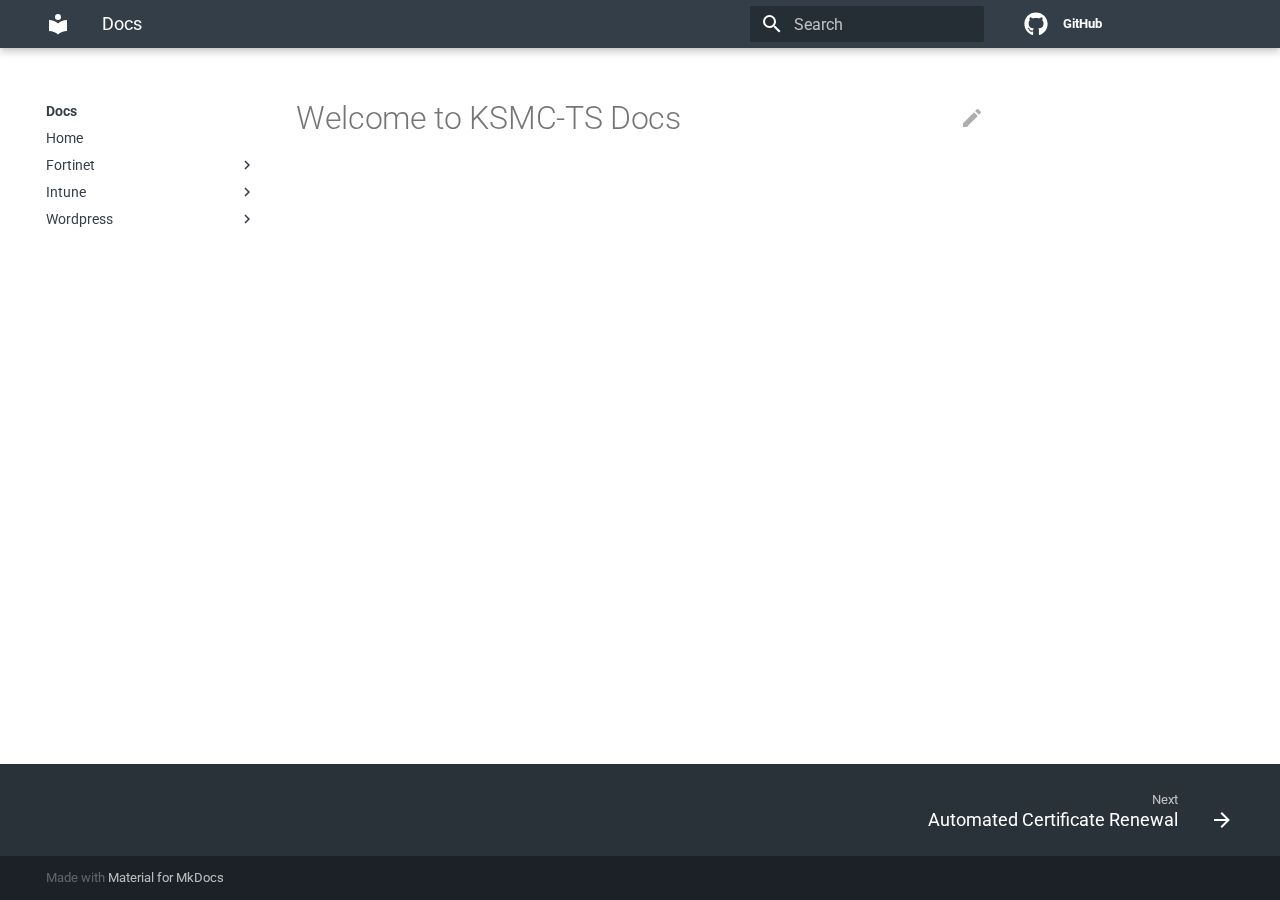
<file: index.html>
<!doctype html>
<html lang="en" class="no-js">
  <head>
    
      <meta charset="utf-8">
      <meta name="viewport" content="width=device-width,initial-scale=1">
      
      
      
      <link rel="shortcut icon" href="assets/images/favicon.png">
      <meta name="generator" content="mkdocs-1.1.2, mkdocs-material-5.5.12">
    
    
      
        <title>Home - Docs</title>
      
    
    
      <link rel="stylesheet" href="assets/stylesheets/main.4dd2dd8d.min.css">
      
      
    
    
    
      
        <link href="https://fonts.gstatic.com" rel="preconnect" crossorigin>
        <link rel="stylesheet" href="https://fonts.googleapis.com/css?family=Roboto:300,400,400i,700%7CRoboto+Mono&display=fallback">
        <style>body,input{font-family:"Roboto",-apple-system,BlinkMacSystemFont,Helvetica,Arial,sans-serif}code,kbd,pre{font-family:"Roboto Mono",SFMono-Regular,Consolas,Menlo,monospace}</style>
      
    
    
    
      <link rel="stylesheet" href="stylesheets/extra.css">
    
    
      
    
    
  </head>
  
  
    <body dir="ltr">
  
    
    <input class="md-toggle" data-md-toggle="drawer" type="checkbox" id="__drawer" autocomplete="off">
    <input class="md-toggle" data-md-toggle="search" type="checkbox" id="__search" autocomplete="off">
    <label class="md-overlay" for="__drawer"></label>
    <div data-md-component="skip">
      
        
        <a href="#welcome-to-ksmc-ts-docs" class="md-skip">
          Skip to content
        </a>
      
    </div>
    <div data-md-component="announce">
      
    </div>
    
      <header class="md-header" data-md-component="header">
  <nav class="md-header-nav md-grid" aria-label="Header">
    <a href="." title="Docs" class="md-header-nav__button md-logo" aria-label="Docs">
      
  
  <svg xmlns="http://www.w3.org/2000/svg" viewBox="0 0 24 24"><path d="M12 8a3 3 0 003-3 3 3 0 00-3-3 3 3 0 00-3 3 3 3 0 003 3m0 3.54C9.64 9.35 6.5 8 3 8v11c3.5 0 6.64 1.35 9 3.54 2.36-2.19 5.5-3.54 9-3.54V8c-3.5 0-6.64 1.35-9 3.54z"/></svg>

    </a>
    <label class="md-header-nav__button md-icon" for="__drawer">
      <svg xmlns="http://www.w3.org/2000/svg" viewBox="0 0 24 24"><path d="M3 6h18v2H3V6m0 5h18v2H3v-2m0 5h18v2H3v-2z"/></svg>
    </label>
    <div class="md-header-nav__title" data-md-component="header-title">
      
        <div class="md-header-nav__ellipsis">
          <span class="md-header-nav__topic md-ellipsis">
            Docs
          </span>
          <span class="md-header-nav__topic md-ellipsis">
            
              Home
            
          </span>
        </div>
      
    </div>
    
      <label class="md-header-nav__button md-icon" for="__search">
        <svg xmlns="http://www.w3.org/2000/svg" viewBox="0 0 24 24"><path d="M9.5 3A6.5 6.5 0 0116 9.5c0 1.61-.59 3.09-1.56 4.23l.27.27h.79l5 5-1.5 1.5-5-5v-.79l-.27-.27A6.516 6.516 0 019.5 16 6.5 6.5 0 013 9.5 6.5 6.5 0 019.5 3m0 2C7 5 5 7 5 9.5S7 14 9.5 14 14 12 14 9.5 12 5 9.5 5z"/></svg>
      </label>
      
<div class="md-search" data-md-component="search" role="dialog">
  <label class="md-search__overlay" for="__search"></label>
  <div class="md-search__inner" role="search">
    <form class="md-search__form" name="search">
      <input type="text" class="md-search__input" name="query" aria-label="Search" placeholder="Search" autocapitalize="off" autocorrect="off" autocomplete="off" spellcheck="false" data-md-component="search-query" data-md-state="active">
      <label class="md-search__icon md-icon" for="__search">
        <svg xmlns="http://www.w3.org/2000/svg" viewBox="0 0 24 24"><path d="M9.5 3A6.5 6.5 0 0116 9.5c0 1.61-.59 3.09-1.56 4.23l.27.27h.79l5 5-1.5 1.5-5-5v-.79l-.27-.27A6.516 6.516 0 019.5 16 6.5 6.5 0 013 9.5 6.5 6.5 0 019.5 3m0 2C7 5 5 7 5 9.5S7 14 9.5 14 14 12 14 9.5 12 5 9.5 5z"/></svg>
        <svg xmlns="http://www.w3.org/2000/svg" viewBox="0 0 24 24"><path d="M20 11v2H8l5.5 5.5-1.42 1.42L4.16 12l7.92-7.92L13.5 5.5 8 11h12z"/></svg>
      </label>
      <button type="reset" class="md-search__icon md-icon" aria-label="Clear" data-md-component="search-reset" tabindex="-1">
        <svg xmlns="http://www.w3.org/2000/svg" viewBox="0 0 24 24"><path d="M19 6.41L17.59 5 12 10.59 6.41 5 5 6.41 10.59 12 5 17.59 6.41 19 12 13.41 17.59 19 19 17.59 13.41 12 19 6.41z"/></svg>
      </button>
    </form>
    <div class="md-search__output">
      <div class="md-search__scrollwrap" data-md-scrollfix>
        <div class="md-search-result" data-md-component="search-result">
          <div class="md-search-result__meta">
            Initializing search
          </div>
          <ol class="md-search-result__list"></ol>
        </div>
      </div>
    </div>
  </div>
</div>
    
    
      <div class="md-header-nav__source">
        
<a href="https://github.com/KSMC-TS/docs/" title="Go to repository" class="md-source">
  <div class="md-source__icon md-icon">
    
    <svg xmlns="http://www.w3.org/2000/svg" viewBox="0 0 496 512"><path d="M165.9 397.4c0 2-2.3 3.6-5.2 3.6-3.3.3-5.6-1.3-5.6-3.6 0-2 2.3-3.6 5.2-3.6 3-.3 5.6 1.3 5.6 3.6zm-31.1-4.5c-.7 2 1.3 4.3 4.3 4.9 2.6 1 5.6 0 6.2-2s-1.3-4.3-4.3-5.2c-2.6-.7-5.5.3-6.2 2.3zm44.2-1.7c-2.9.7-4.9 2.6-4.6 4.9.3 2 2.9 3.3 5.9 2.6 2.9-.7 4.9-2.6 4.6-4.6-.3-1.9-3-3.2-5.9-2.9zM244.8 8C106.1 8 0 113.3 0 252c0 110.9 69.8 205.8 169.5 239.2 12.8 2.3 17.3-5.6 17.3-12.1 0-6.2-.3-40.4-.3-61.4 0 0-70 15-84.7-29.8 0 0-11.4-29.1-27.8-36.6 0 0-22.9-15.7 1.6-15.4 0 0 24.9 2 38.6 25.8 21.9 38.6 58.6 27.5 72.9 20.9 2.3-16 8.8-27.1 16-33.7-55.9-6.2-112.3-14.3-112.3-110.5 0-27.5 7.6-41.3 23.6-58.9-2.6-6.5-11.1-33.3 2.6-67.9 20.9-6.5 69 27 69 27 20-5.6 41.5-8.5 62.8-8.5s42.8 2.9 62.8 8.5c0 0 48.1-33.6 69-27 13.7 34.7 5.2 61.4 2.6 67.9 16 17.7 25.8 31.5 25.8 58.9 0 96.5-58.9 104.2-114.8 110.5 9.2 7.9 17 22.9 17 46.4 0 33.7-.3 75.4-.3 83.6 0 6.5 4.6 14.4 17.3 12.1C428.2 457.8 496 362.9 496 252 496 113.3 383.5 8 244.8 8zM97.2 352.9c-1.3 1-1 3.3.7 5.2 1.6 1.6 3.9 2.3 5.2 1 1.3-1 1-3.3-.7-5.2-1.6-1.6-3.9-2.3-5.2-1zm-10.8-8.1c-.7 1.3.3 2.9 2.3 3.9 1.6 1 3.6.7 4.3-.7.7-1.3-.3-2.9-2.3-3.9-2-.6-3.6-.3-4.3.7zm32.4 35.6c-1.6 1.3-1 4.3 1.3 6.2 2.3 2.3 5.2 2.6 6.5 1 1.3-1.3.7-4.3-1.3-6.2-2.2-2.3-5.2-2.6-6.5-1zm-11.4-14.7c-1.6 1-1.6 3.6 0 5.9 1.6 2.3 4.3 3.3 5.6 2.3 1.6-1.3 1.6-3.9 0-6.2-1.4-2.3-4-3.3-5.6-2z"/></svg>
  </div>
  <div class="md-source__repository">
    GitHub
  </div>
</a>
      </div>
    
  </nav>
</header>
    
    <div class="md-container" data-md-component="container">
      
        
      
      
        
      
      <main class="md-main" data-md-component="main">
        <div class="md-main__inner md-grid">
          
            
              <div class="md-sidebar md-sidebar--primary" data-md-component="navigation">
                <div class="md-sidebar__scrollwrap">
                  <div class="md-sidebar__inner">
                    <nav class="md-nav md-nav--primary" aria-label="Navigation" data-md-level="0">
  <label class="md-nav__title" for="__drawer">
    <a href="." title="Docs" class="md-nav__button md-logo" aria-label="Docs">
      
  
  <svg xmlns="http://www.w3.org/2000/svg" viewBox="0 0 24 24"><path d="M12 8a3 3 0 003-3 3 3 0 00-3-3 3 3 0 00-3 3 3 3 0 003 3m0 3.54C9.64 9.35 6.5 8 3 8v11c3.5 0 6.64 1.35 9 3.54 2.36-2.19 5.5-3.54 9-3.54V8c-3.5 0-6.64 1.35-9 3.54z"/></svg>

    </a>
    Docs
  </label>
  
    <div class="md-nav__source">
      
<a href="https://github.com/KSMC-TS/docs/" title="Go to repository" class="md-source">
  <div class="md-source__icon md-icon">
    
    <svg xmlns="http://www.w3.org/2000/svg" viewBox="0 0 496 512"><path d="M165.9 397.4c0 2-2.3 3.6-5.2 3.6-3.3.3-5.6-1.3-5.6-3.6 0-2 2.3-3.6 5.2-3.6 3-.3 5.6 1.3 5.6 3.6zm-31.1-4.5c-.7 2 1.3 4.3 4.3 4.9 2.6 1 5.6 0 6.2-2s-1.3-4.3-4.3-5.2c-2.6-.7-5.5.3-6.2 2.3zm44.2-1.7c-2.9.7-4.9 2.6-4.6 4.9.3 2 2.9 3.3 5.9 2.6 2.9-.7 4.9-2.6 4.6-4.6-.3-1.9-3-3.2-5.9-2.9zM244.8 8C106.1 8 0 113.3 0 252c0 110.9 69.8 205.8 169.5 239.2 12.8 2.3 17.3-5.6 17.3-12.1 0-6.2-.3-40.4-.3-61.4 0 0-70 15-84.7-29.8 0 0-11.4-29.1-27.8-36.6 0 0-22.9-15.7 1.6-15.4 0 0 24.9 2 38.6 25.8 21.9 38.6 58.6 27.5 72.9 20.9 2.3-16 8.8-27.1 16-33.7-55.9-6.2-112.3-14.3-112.3-110.5 0-27.5 7.6-41.3 23.6-58.9-2.6-6.5-11.1-33.3 2.6-67.9 20.9-6.5 69 27 69 27 20-5.6 41.5-8.5 62.8-8.5s42.8 2.9 62.8 8.5c0 0 48.1-33.6 69-27 13.7 34.7 5.2 61.4 2.6 67.9 16 17.7 25.8 31.5 25.8 58.9 0 96.5-58.9 104.2-114.8 110.5 9.2 7.9 17 22.9 17 46.4 0 33.7-.3 75.4-.3 83.6 0 6.5 4.6 14.4 17.3 12.1C428.2 457.8 496 362.9 496 252 496 113.3 383.5 8 244.8 8zM97.2 352.9c-1.3 1-1 3.3.7 5.2 1.6 1.6 3.9 2.3 5.2 1 1.3-1 1-3.3-.7-5.2-1.6-1.6-3.9-2.3-5.2-1zm-10.8-8.1c-.7 1.3.3 2.9 2.3 3.9 1.6 1 3.6.7 4.3-.7.7-1.3-.3-2.9-2.3-3.9-2-.6-3.6-.3-4.3.7zm32.4 35.6c-1.6 1.3-1 4.3 1.3 6.2 2.3 2.3 5.2 2.6 6.5 1 1.3-1.3.7-4.3-1.3-6.2-2.2-2.3-5.2-2.6-6.5-1zm-11.4-14.7c-1.6 1-1.6 3.6 0 5.9 1.6 2.3 4.3 3.3 5.6 2.3 1.6-1.3 1.6-3.9 0-6.2-1.4-2.3-4-3.3-5.6-2z"/></svg>
  </div>
  <div class="md-source__repository">
    GitHub
  </div>
</a>
    </div>
  
  <ul class="md-nav__list" data-md-scrollfix>
    
      
      
      

  


  <li class="md-nav__item md-nav__item--active">
    
    <input class="md-nav__toggle md-toggle" data-md-toggle="toc" type="checkbox" id="__toc">
    
      
    
    
    <a href="index.html" title="Home" class="md-nav__link md-nav__link--active">
      Home
    </a>
    
  </li>

    
      
      
      


  <li class="md-nav__item md-nav__item--nested">
    
      <input class="md-nav__toggle md-toggle" data-md-toggle="nav-2" type="checkbox" id="nav-2">
    
    <label class="md-nav__link" for="nav-2">
      Fortinet
      <span class="md-nav__icon md-icon"></span>
    </label>
    <nav class="md-nav" aria-label="Fortinet" data-md-level="1">
      <label class="md-nav__title" for="nav-2">
        <span class="md-nav__icon md-icon"></span>
        Fortinet
      </label>
      <ul class="md-nav__list" data-md-scrollfix>
        
        
          
          
          


  <li class="md-nav__item">
    <a href="fortinet/AutomatedCertificateRenewal/index.html" title="Automated Certificate Renewal" class="md-nav__link">
      Automated Certificate Renewal
    </a>
  </li>

        
      </ul>
    </nav>
  </li>

    
      
      
      


  <li class="md-nav__item md-nav__item--nested">
    
      <input class="md-nav__toggle md-toggle" data-md-toggle="nav-3" type="checkbox" id="nav-3">
    
    <label class="md-nav__link" for="nav-3">
      Intune
      <span class="md-nav__icon md-icon"></span>
    </label>
    <nav class="md-nav" aria-label="Intune" data-md-level="1">
      <label class="md-nav__title" for="nav-3">
        <span class="md-nav__icon md-icon"></span>
        Intune
      </label>
      <ul class="md-nav__list" data-md-scrollfix>
        
        
          
          
          


  <li class="md-nav__item">
    <a href="intune/CreateAppDeploymentMsi/index.html" title="Create App Deployment Msi" class="md-nav__link">
      Create App Deployment Msi
    </a>
  </li>

        
      </ul>
    </nav>
  </li>

    
      
      
      


  <li class="md-nav__item md-nav__item--nested">
    
      <input class="md-nav__toggle md-toggle" data-md-toggle="nav-4" type="checkbox" id="nav-4">
    
    <label class="md-nav__link" for="nav-4">
      Wordpress
      <span class="md-nav__icon md-icon"></span>
    </label>
    <nav class="md-nav" aria-label="Wordpress" data-md-level="1">
      <label class="md-nav__title" for="nav-4">
        <span class="md-nav__icon md-icon"></span>
        Wordpress
      </label>
      <ul class="md-nav__list" data-md-scrollfix>
        
        
          
          
          


  <li class="md-nav__item">
    <a href="wordpress/SendGravityFormsSubmissionstoExcel/index.html" title="Send Gravity Forms Submissions to Excel" class="md-nav__link">
      Send Gravity Forms Submissions to Excel
    </a>
  </li>

        
      </ul>
    </nav>
  </li>

    
  </ul>
</nav>
                  </div>
                </div>
              </div>
            
            
              <div class="md-sidebar md-sidebar--secondary" data-md-component="toc">
                <div class="md-sidebar__scrollwrap">
                  <div class="md-sidebar__inner">
                    
<nav class="md-nav md-nav--secondary" aria-label="Table of contents">
  
  
    
  
  
</nav>
                  </div>
                </div>
              </div>
            
          
          <div class="md-content">
            <article class="md-content__inner md-typeset">
              
                
                  <a href="https://github.com/KSMC-TS/docs/edit/master/docs/index.md" title="Edit this page" class="md-content__button md-icon">
                    <svg xmlns="http://www.w3.org/2000/svg" viewBox="0 0 24 24"><path d="M20.71 7.04c.39-.39.39-1.04 0-1.41l-2.34-2.34c-.37-.39-1.02-.39-1.41 0l-1.84 1.83 3.75 3.75M3 17.25V21h3.75L17.81 9.93l-3.75-3.75L3 17.25z"/></svg>
                  </a>
                
                
                  
                
                
                <h1 id="welcome-to-ksmc-ts-docs">Welcome to KSMC-TS Docs</h1>
                
              
              
                


              
            </article>
          </div>
        </div>
      </main>
      
        
<footer class="md-footer">
  
    <div class="md-footer-nav">
      <nav class="md-footer-nav__inner md-grid" aria-label="Footer">
        
        
          <a href="fortinet/AutomatedCertificateRenewal/index.html" title="Automated Certificate Renewal" class="md-footer-nav__link md-footer-nav__link--next" rel="next">
            <div class="md-footer-nav__title">
              <div class="md-ellipsis">
                <span class="md-footer-nav__direction">
                  Next
                </span>
                Automated Certificate Renewal
              </div>
            </div>
            <div class="md-footer-nav__button md-icon">
              <svg xmlns="http://www.w3.org/2000/svg" viewBox="0 0 24 24"><path d="M4 11v2h12l-5.5 5.5 1.42 1.42L19.84 12l-7.92-7.92L10.5 5.5 16 11H4z"/></svg>
            </div>
          </a>
        
      </nav>
    </div>
  
  <div class="md-footer-meta md-typeset">
    <div class="md-footer-meta__inner md-grid">
      <div class="md-footer-copyright">
        
        Made with
        <a href="https://squidfunk.github.io/mkdocs-material/" target="_blank" rel="noopener">
          Material for MkDocs
        </a>
      </div>
      
    </div>
  </div>
</footer>
      
    </div>
    
      <script src="assets/javascripts/vendor.3636a4ec.min.js"></script>
      <script src="assets/javascripts/bundle.e9fe3281.min.js"></script><script id="__lang" type="application/json">{"clipboard.copy": "Copy to clipboard", "clipboard.copied": "Copied to clipboard", "search.config.lang": "en", "search.config.pipeline": "trimmer, stopWordFilter", "search.config.separator": "[\\s\\-]+", "search.result.placeholder": "Type to start searching", "search.result.none": "No matching documents", "search.result.one": "1 matching document", "search.result.other": "# matching documents"}</script>
      
      <script>
        app = initialize({
          base: ".",
          features: ["instant"],
          search: Object.assign({
            worker: "assets/javascripts/worker/search.5eca75d3.min.js"
          }, typeof search !== "undefined" && search)
        })
      </script>
      
    
  </body>
</html>
</file>
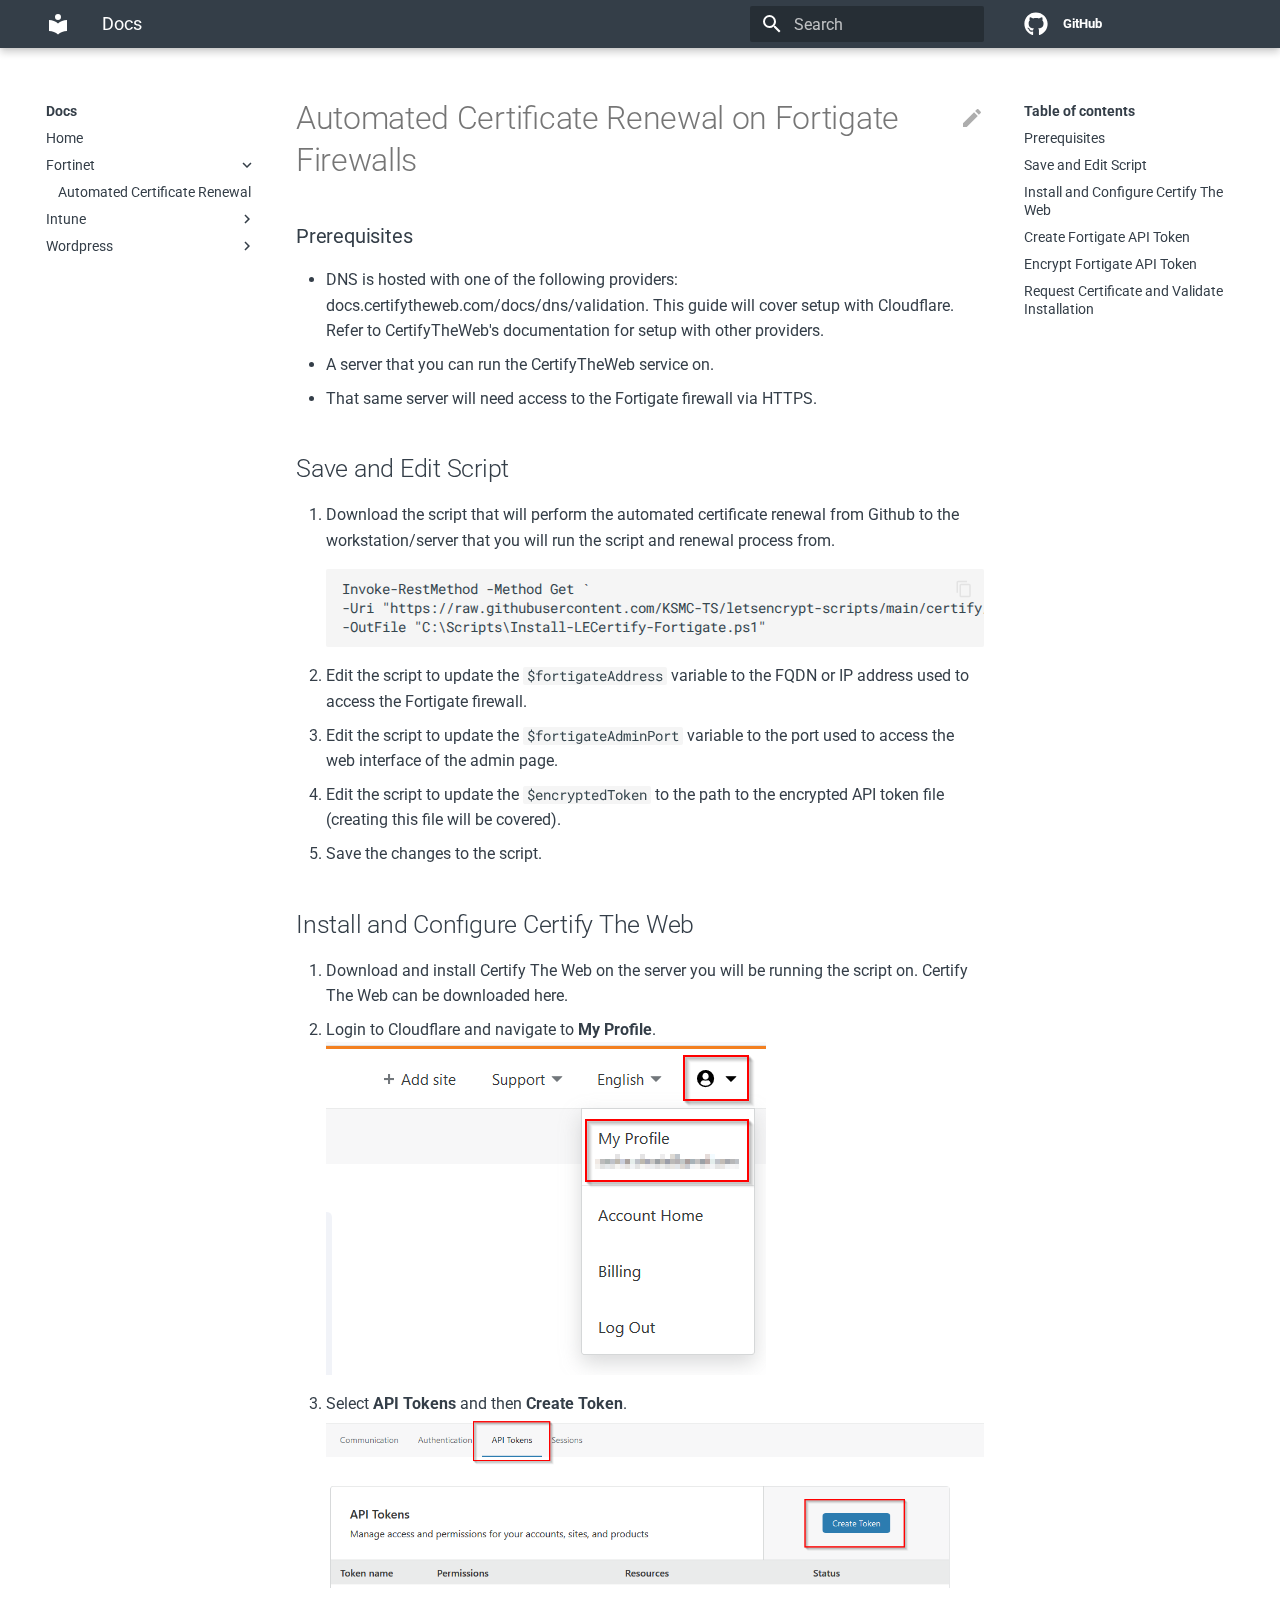
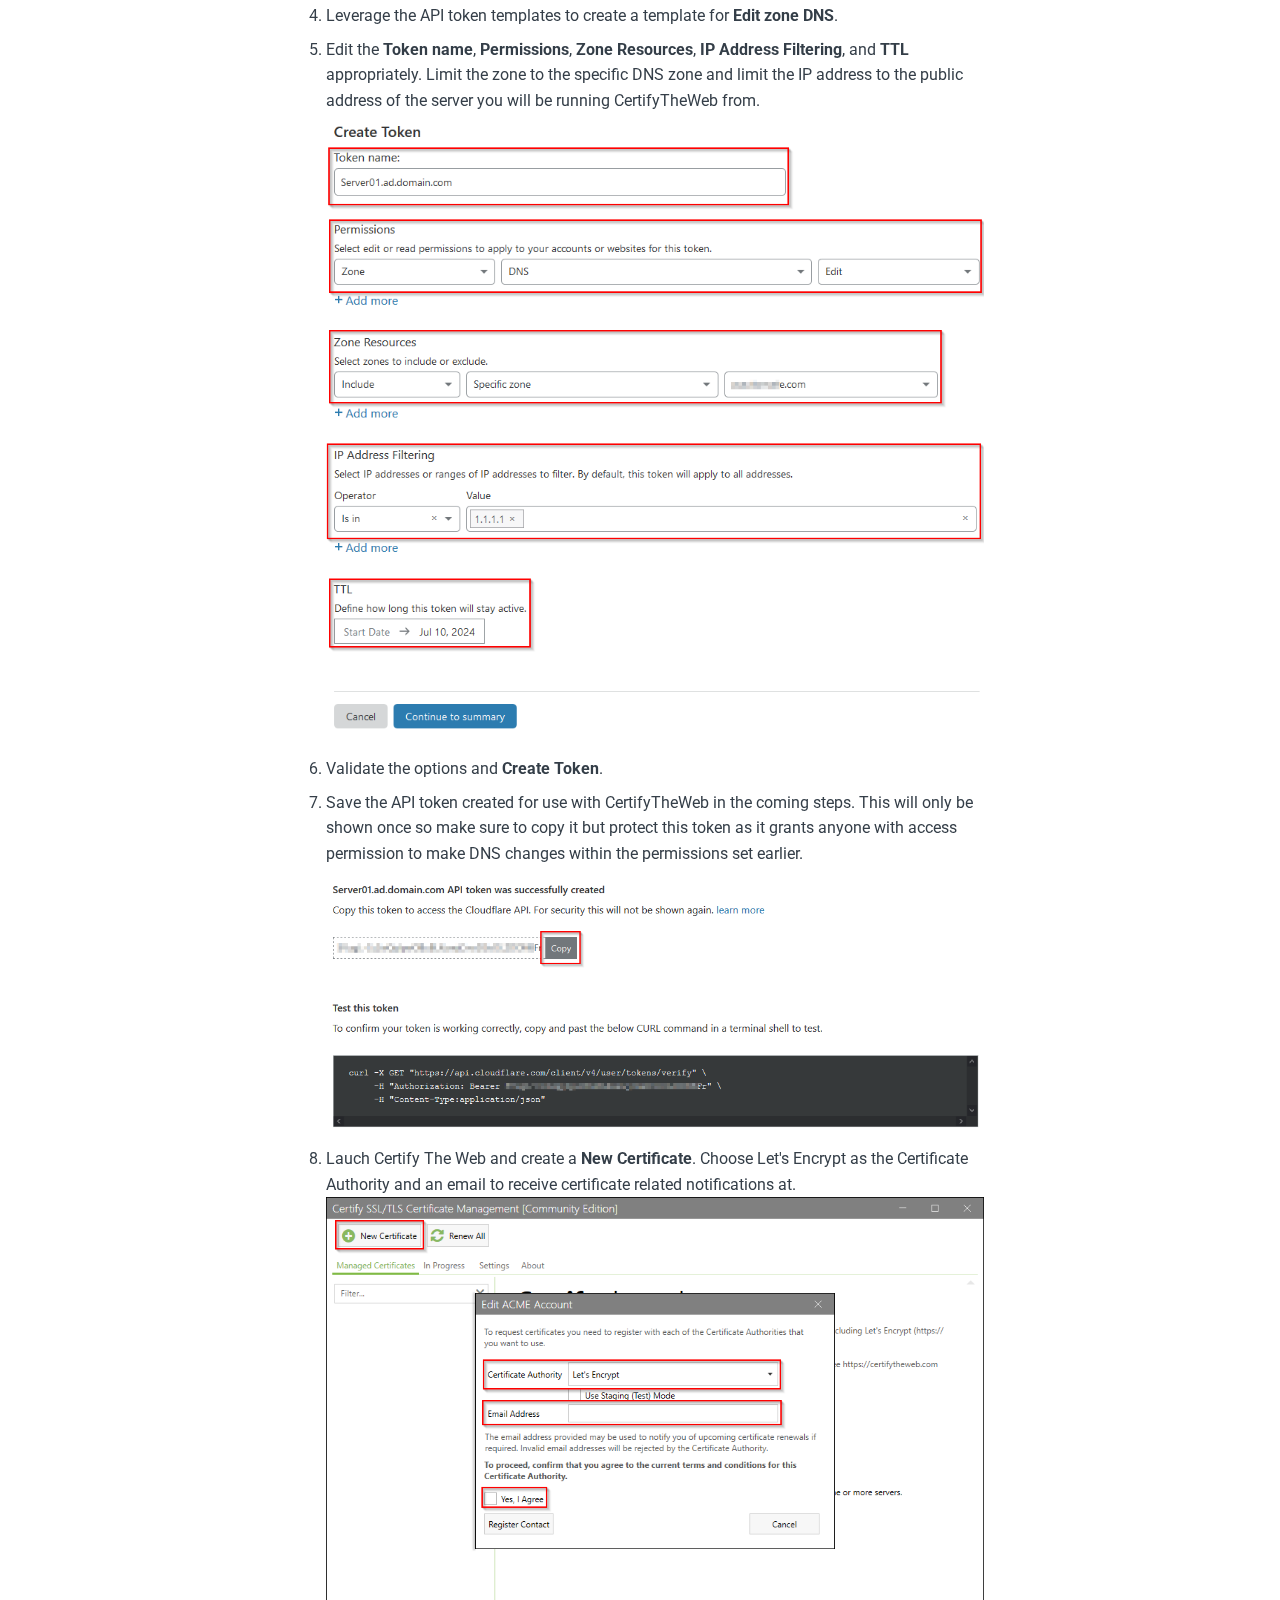
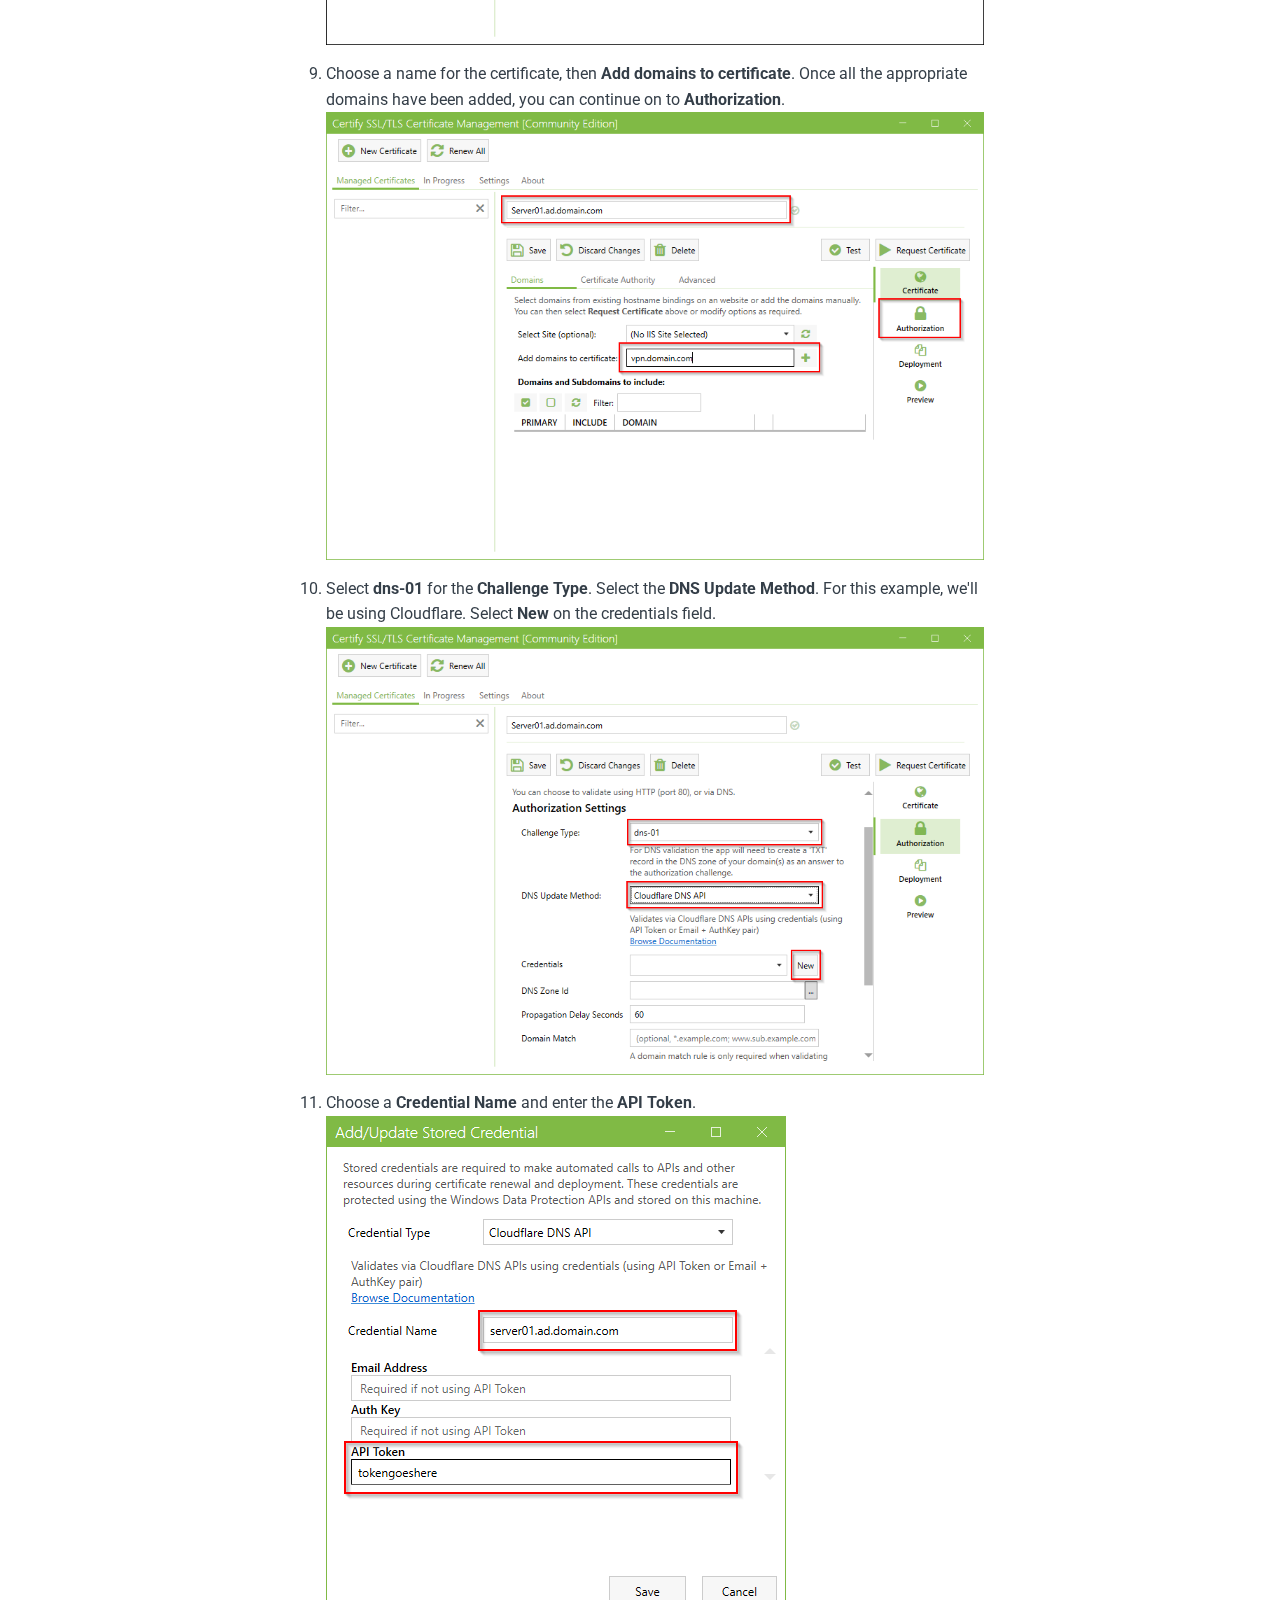
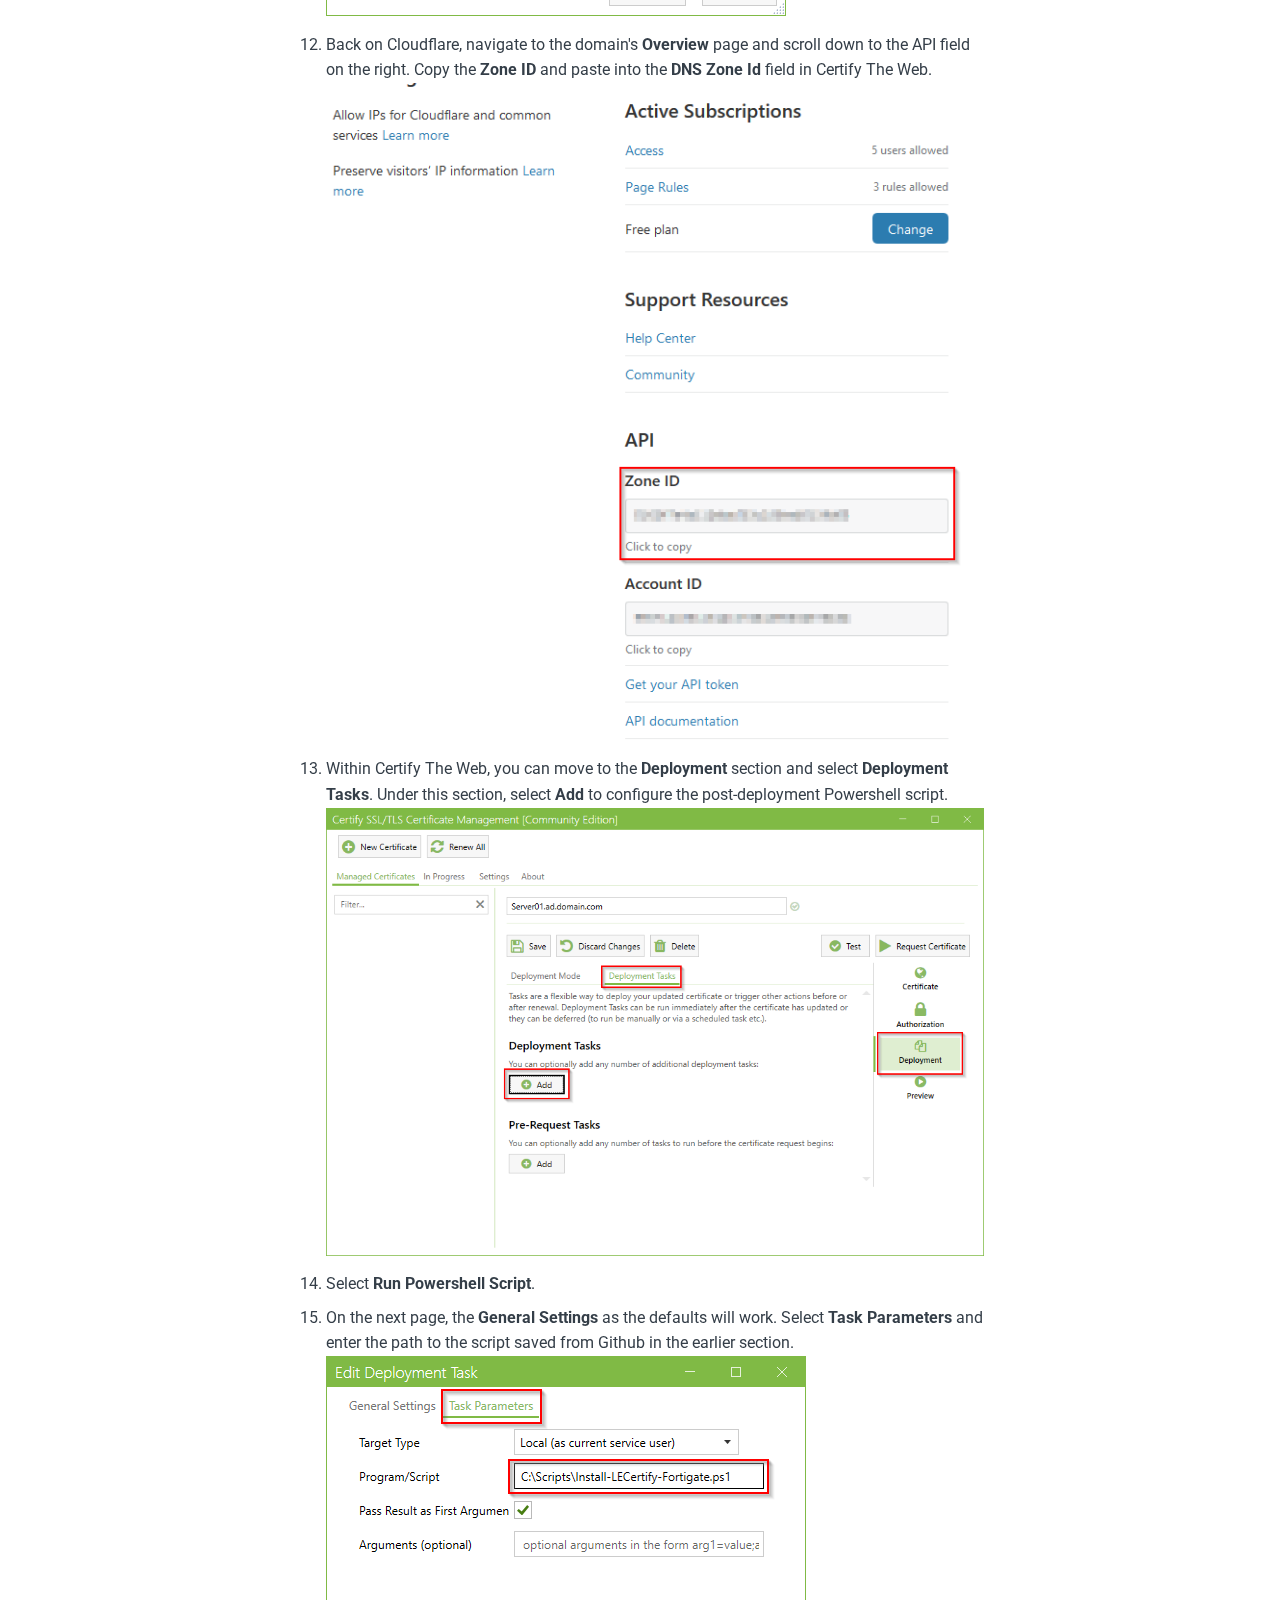
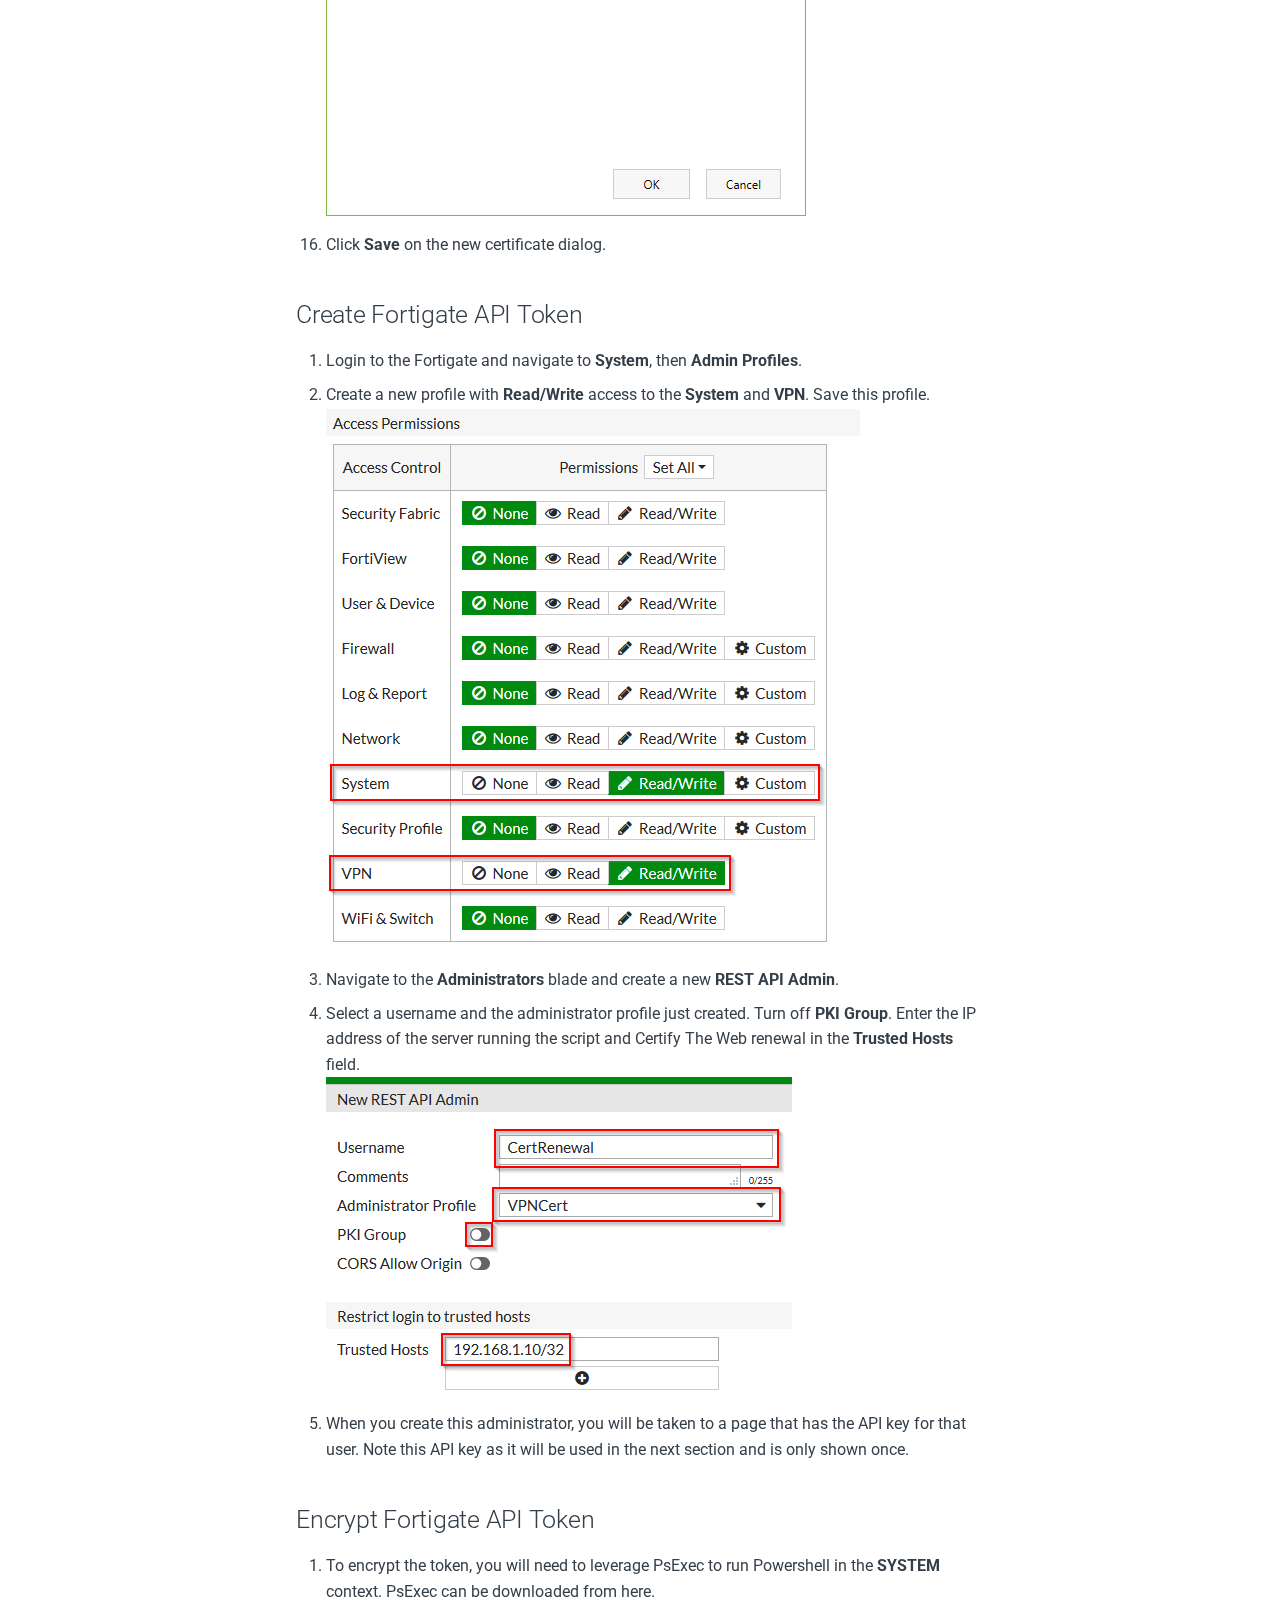
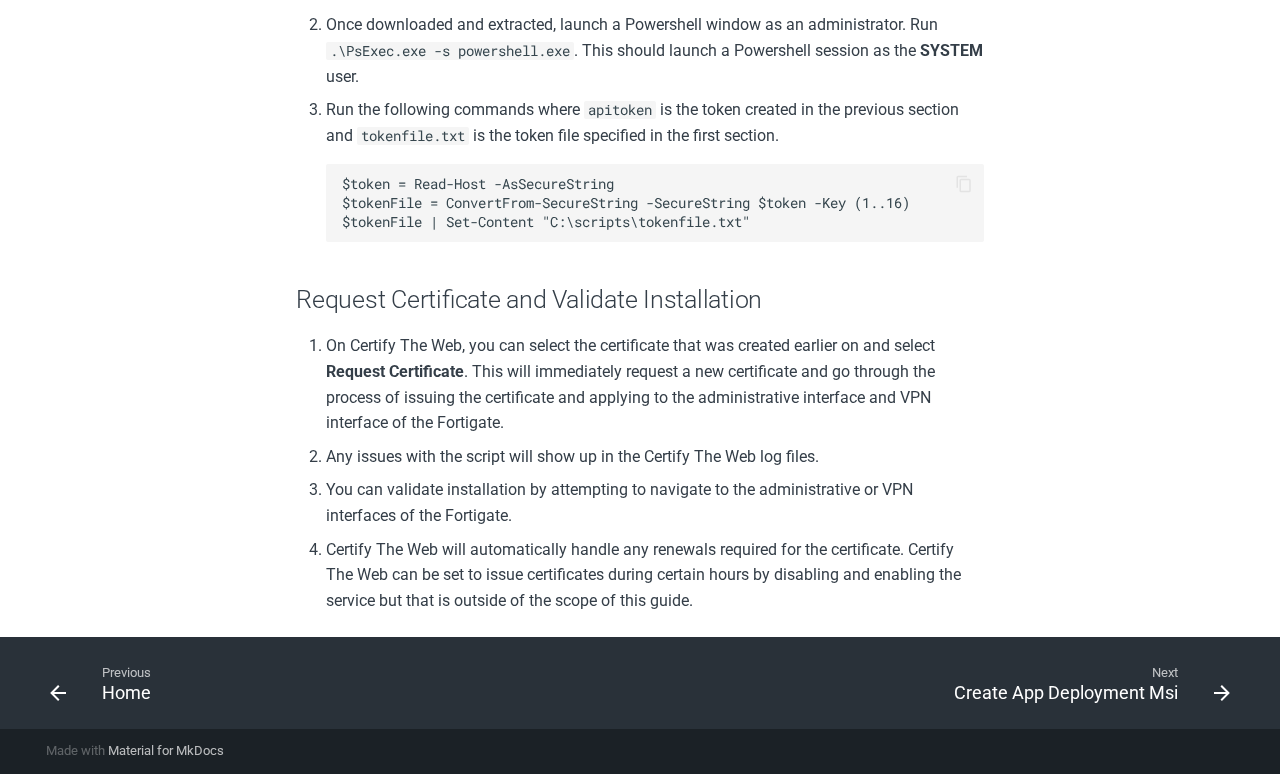
<file: fortinet/AutomatedCertificateRenewal/index.html>
<!doctype html>
<html lang="en" class="no-js">
  <head>
    
      <meta charset="utf-8">
      <meta name="viewport" content="width=device-width,initial-scale=1">
      
      
      
      <link rel="shortcut icon" href="../../assets/images/favicon.png">
      <meta name="generator" content="mkdocs-1.1.2, mkdocs-material-5.5.12">
    
    
      
        <title>Automated Certificate Renewal - Docs</title>
      
    
    
      <link rel="stylesheet" href="../../assets/stylesheets/main.4dd2dd8d.min.css">
      
      
    
    
    
      
        <link href="https://fonts.gstatic.com" rel="preconnect" crossorigin>
        <link rel="stylesheet" href="https://fonts.googleapis.com/css?family=Roboto:300,400,400i,700%7CRoboto+Mono&display=fallback">
        <style>body,input{font-family:"Roboto",-apple-system,BlinkMacSystemFont,Helvetica,Arial,sans-serif}code,kbd,pre{font-family:"Roboto Mono",SFMono-Regular,Consolas,Menlo,monospace}</style>
      
    
    
    
      <link rel="stylesheet" href="../../stylesheets/extra.css">
    
    
      
    
    
  </head>
  
  
    <body dir="ltr">
  
    
    <input class="md-toggle" data-md-toggle="drawer" type="checkbox" id="__drawer" autocomplete="off">
    <input class="md-toggle" data-md-toggle="search" type="checkbox" id="__search" autocomplete="off">
    <label class="md-overlay" for="__drawer"></label>
    <div data-md-component="skip">
      
        
        <a href="#automated-certificate-renewal-on-fortigate-firewalls" class="md-skip">
          Skip to content
        </a>
      
    </div>
    <div data-md-component="announce">
      
    </div>
    
      <header class="md-header" data-md-component="header">
  <nav class="md-header-nav md-grid" aria-label="Header">
    <a href="../.." title="Docs" class="md-header-nav__button md-logo" aria-label="Docs">
      
  
  <svg xmlns="http://www.w3.org/2000/svg" viewBox="0 0 24 24"><path d="M12 8a3 3 0 003-3 3 3 0 00-3-3 3 3 0 00-3 3 3 3 0 003 3m0 3.54C9.64 9.35 6.5 8 3 8v11c3.5 0 6.64 1.35 9 3.54 2.36-2.19 5.5-3.54 9-3.54V8c-3.5 0-6.64 1.35-9 3.54z"/></svg>

    </a>
    <label class="md-header-nav__button md-icon" for="__drawer">
      <svg xmlns="http://www.w3.org/2000/svg" viewBox="0 0 24 24"><path d="M3 6h18v2H3V6m0 5h18v2H3v-2m0 5h18v2H3v-2z"/></svg>
    </label>
    <div class="md-header-nav__title" data-md-component="header-title">
      
        <div class="md-header-nav__ellipsis">
          <span class="md-header-nav__topic md-ellipsis">
            Docs
          </span>
          <span class="md-header-nav__topic md-ellipsis">
            
              Automated Certificate Renewal
            
          </span>
        </div>
      
    </div>
    
      <label class="md-header-nav__button md-icon" for="__search">
        <svg xmlns="http://www.w3.org/2000/svg" viewBox="0 0 24 24"><path d="M9.5 3A6.5 6.5 0 0116 9.5c0 1.61-.59 3.09-1.56 4.23l.27.27h.79l5 5-1.5 1.5-5-5v-.79l-.27-.27A6.516 6.516 0 019.5 16 6.5 6.5 0 013 9.5 6.5 6.5 0 019.5 3m0 2C7 5 5 7 5 9.5S7 14 9.5 14 14 12 14 9.5 12 5 9.5 5z"/></svg>
      </label>
      
<div class="md-search" data-md-component="search" role="dialog">
  <label class="md-search__overlay" for="__search"></label>
  <div class="md-search__inner" role="search">
    <form class="md-search__form" name="search">
      <input type="text" class="md-search__input" name="query" aria-label="Search" placeholder="Search" autocapitalize="off" autocorrect="off" autocomplete="off" spellcheck="false" data-md-component="search-query" data-md-state="active">
      <label class="md-search__icon md-icon" for="__search">
        <svg xmlns="http://www.w3.org/2000/svg" viewBox="0 0 24 24"><path d="M9.5 3A6.5 6.5 0 0116 9.5c0 1.61-.59 3.09-1.56 4.23l.27.27h.79l5 5-1.5 1.5-5-5v-.79l-.27-.27A6.516 6.516 0 019.5 16 6.5 6.5 0 013 9.5 6.5 6.5 0 019.5 3m0 2C7 5 5 7 5 9.5S7 14 9.5 14 14 12 14 9.5 12 5 9.5 5z"/></svg>
        <svg xmlns="http://www.w3.org/2000/svg" viewBox="0 0 24 24"><path d="M20 11v2H8l5.5 5.5-1.42 1.42L4.16 12l7.92-7.92L13.5 5.5 8 11h12z"/></svg>
      </label>
      <button type="reset" class="md-search__icon md-icon" aria-label="Clear" data-md-component="search-reset" tabindex="-1">
        <svg xmlns="http://www.w3.org/2000/svg" viewBox="0 0 24 24"><path d="M19 6.41L17.59 5 12 10.59 6.41 5 5 6.41 10.59 12 5 17.59 6.41 19 12 13.41 17.59 19 19 17.59 13.41 12 19 6.41z"/></svg>
      </button>
    </form>
    <div class="md-search__output">
      <div class="md-search__scrollwrap" data-md-scrollfix>
        <div class="md-search-result" data-md-component="search-result">
          <div class="md-search-result__meta">
            Initializing search
          </div>
          <ol class="md-search-result__list"></ol>
        </div>
      </div>
    </div>
  </div>
</div>
    
    
      <div class="md-header-nav__source">
        
<a href="https://github.com/KSMC-TS/docs/" title="Go to repository" class="md-source">
  <div class="md-source__icon md-icon">
    
    <svg xmlns="http://www.w3.org/2000/svg" viewBox="0 0 496 512"><path d="M165.9 397.4c0 2-2.3 3.6-5.2 3.6-3.3.3-5.6-1.3-5.6-3.6 0-2 2.3-3.6 5.2-3.6 3-.3 5.6 1.3 5.6 3.6zm-31.1-4.5c-.7 2 1.3 4.3 4.3 4.9 2.6 1 5.6 0 6.2-2s-1.3-4.3-4.3-5.2c-2.6-.7-5.5.3-6.2 2.3zm44.2-1.7c-2.9.7-4.9 2.6-4.6 4.9.3 2 2.9 3.3 5.9 2.6 2.9-.7 4.9-2.6 4.6-4.6-.3-1.9-3-3.2-5.9-2.9zM244.8 8C106.1 8 0 113.3 0 252c0 110.9 69.8 205.8 169.5 239.2 12.8 2.3 17.3-5.6 17.3-12.1 0-6.2-.3-40.4-.3-61.4 0 0-70 15-84.7-29.8 0 0-11.4-29.1-27.8-36.6 0 0-22.9-15.7 1.6-15.4 0 0 24.9 2 38.6 25.8 21.9 38.6 58.6 27.5 72.9 20.9 2.3-16 8.8-27.1 16-33.7-55.9-6.2-112.3-14.3-112.3-110.5 0-27.5 7.6-41.3 23.6-58.9-2.6-6.5-11.1-33.3 2.6-67.9 20.9-6.5 69 27 69 27 20-5.6 41.5-8.5 62.8-8.5s42.8 2.9 62.8 8.5c0 0 48.1-33.6 69-27 13.7 34.7 5.2 61.4 2.6 67.9 16 17.7 25.8 31.5 25.8 58.9 0 96.5-58.9 104.2-114.8 110.5 9.2 7.9 17 22.9 17 46.4 0 33.7-.3 75.4-.3 83.6 0 6.5 4.6 14.4 17.3 12.1C428.2 457.8 496 362.9 496 252 496 113.3 383.5 8 244.8 8zM97.2 352.9c-1.3 1-1 3.3.7 5.2 1.6 1.6 3.9 2.3 5.2 1 1.3-1 1-3.3-.7-5.2-1.6-1.6-3.9-2.3-5.2-1zm-10.8-8.1c-.7 1.3.3 2.9 2.3 3.9 1.6 1 3.6.7 4.3-.7.7-1.3-.3-2.9-2.3-3.9-2-.6-3.6-.3-4.3.7zm32.4 35.6c-1.6 1.3-1 4.3 1.3 6.2 2.3 2.3 5.2 2.6 6.5 1 1.3-1.3.7-4.3-1.3-6.2-2.2-2.3-5.2-2.6-6.5-1zm-11.4-14.7c-1.6 1-1.6 3.6 0 5.9 1.6 2.3 4.3 3.3 5.6 2.3 1.6-1.3 1.6-3.9 0-6.2-1.4-2.3-4-3.3-5.6-2z"/></svg>
  </div>
  <div class="md-source__repository">
    GitHub
  </div>
</a>
      </div>
    
  </nav>
</header>
    
    <div class="md-container" data-md-component="container">
      
        
      
      
        
      
      <main class="md-main" data-md-component="main">
        <div class="md-main__inner md-grid">
          
            
              <div class="md-sidebar md-sidebar--primary" data-md-component="navigation">
                <div class="md-sidebar__scrollwrap">
                  <div class="md-sidebar__inner">
                    <nav class="md-nav md-nav--primary" aria-label="Navigation" data-md-level="0">
  <label class="md-nav__title" for="__drawer">
    <a href="../.." title="Docs" class="md-nav__button md-logo" aria-label="Docs">
      
  
  <svg xmlns="http://www.w3.org/2000/svg" viewBox="0 0 24 24"><path d="M12 8a3 3 0 003-3 3 3 0 00-3-3 3 3 0 00-3 3 3 3 0 003 3m0 3.54C9.64 9.35 6.5 8 3 8v11c3.5 0 6.64 1.35 9 3.54 2.36-2.19 5.5-3.54 9-3.54V8c-3.5 0-6.64 1.35-9 3.54z"/></svg>

    </a>
    Docs
  </label>
  
    <div class="md-nav__source">
      
<a href="https://github.com/KSMC-TS/docs/" title="Go to repository" class="md-source">
  <div class="md-source__icon md-icon">
    
    <svg xmlns="http://www.w3.org/2000/svg" viewBox="0 0 496 512"><path d="M165.9 397.4c0 2-2.3 3.6-5.2 3.6-3.3.3-5.6-1.3-5.6-3.6 0-2 2.3-3.6 5.2-3.6 3-.3 5.6 1.3 5.6 3.6zm-31.1-4.5c-.7 2 1.3 4.3 4.3 4.9 2.6 1 5.6 0 6.2-2s-1.3-4.3-4.3-5.2c-2.6-.7-5.5.3-6.2 2.3zm44.2-1.7c-2.9.7-4.9 2.6-4.6 4.9.3 2 2.9 3.3 5.9 2.6 2.9-.7 4.9-2.6 4.6-4.6-.3-1.9-3-3.2-5.9-2.9zM244.8 8C106.1 8 0 113.3 0 252c0 110.9 69.8 205.8 169.5 239.2 12.8 2.3 17.3-5.6 17.3-12.1 0-6.2-.3-40.4-.3-61.4 0 0-70 15-84.7-29.8 0 0-11.4-29.1-27.8-36.6 0 0-22.9-15.7 1.6-15.4 0 0 24.9 2 38.6 25.8 21.9 38.6 58.6 27.5 72.9 20.9 2.3-16 8.8-27.1 16-33.7-55.9-6.2-112.3-14.3-112.3-110.5 0-27.5 7.6-41.3 23.6-58.9-2.6-6.5-11.1-33.3 2.6-67.9 20.9-6.5 69 27 69 27 20-5.6 41.5-8.5 62.8-8.5s42.8 2.9 62.8 8.5c0 0 48.1-33.6 69-27 13.7 34.7 5.2 61.4 2.6 67.9 16 17.7 25.8 31.5 25.8 58.9 0 96.5-58.9 104.2-114.8 110.5 9.2 7.9 17 22.9 17 46.4 0 33.7-.3 75.4-.3 83.6 0 6.5 4.6 14.4 17.3 12.1C428.2 457.8 496 362.9 496 252 496 113.3 383.5 8 244.8 8zM97.2 352.9c-1.3 1-1 3.3.7 5.2 1.6 1.6 3.9 2.3 5.2 1 1.3-1 1-3.3-.7-5.2-1.6-1.6-3.9-2.3-5.2-1zm-10.8-8.1c-.7 1.3.3 2.9 2.3 3.9 1.6 1 3.6.7 4.3-.7.7-1.3-.3-2.9-2.3-3.9-2-.6-3.6-.3-4.3.7zm32.4 35.6c-1.6 1.3-1 4.3 1.3 6.2 2.3 2.3 5.2 2.6 6.5 1 1.3-1.3.7-4.3-1.3-6.2-2.2-2.3-5.2-2.6-6.5-1zm-11.4-14.7c-1.6 1-1.6 3.6 0 5.9 1.6 2.3 4.3 3.3 5.6 2.3 1.6-1.3 1.6-3.9 0-6.2-1.4-2.3-4-3.3-5.6-2z"/></svg>
  </div>
  <div class="md-source__repository">
    GitHub
  </div>
</a>
    </div>
  
  <ul class="md-nav__list" data-md-scrollfix>
    
      
      
      


  <li class="md-nav__item">
    <a href="../../index.html" title="Home" class="md-nav__link">
      Home
    </a>
  </li>

    
      
      
      

  


  <li class="md-nav__item md-nav__item--active md-nav__item--nested">
    
      <input class="md-nav__toggle md-toggle" data-md-toggle="nav-2" type="checkbox" id="nav-2" checked>
    
    <label class="md-nav__link" for="nav-2">
      Fortinet
      <span class="md-nav__icon md-icon"></span>
    </label>
    <nav class="md-nav" aria-label="Fortinet" data-md-level="1">
      <label class="md-nav__title" for="nav-2">
        <span class="md-nav__icon md-icon"></span>
        Fortinet
      </label>
      <ul class="md-nav__list" data-md-scrollfix>
        
        
          
          
          

  


  <li class="md-nav__item md-nav__item--active">
    
    <input class="md-nav__toggle md-toggle" data-md-toggle="toc" type="checkbox" id="__toc">
    
      
    
    
      <label class="md-nav__link md-nav__link--active" for="__toc">
        Automated Certificate Renewal
        <span class="md-nav__icon md-icon"></span>
      </label>
    
    <a href="index.html" title="Automated Certificate Renewal" class="md-nav__link md-nav__link--active">
      Automated Certificate Renewal
    </a>
    
      
<nav class="md-nav md-nav--secondary" aria-label="Table of contents">
  
  
    
  
  
    <label class="md-nav__title" for="__toc">
      <span class="md-nav__icon md-icon"></span>
      Table of contents
    </label>
    <ul class="md-nav__list" data-md-scrollfix>
      
        <li class="md-nav__item">
  <a href="#prerequisites" class="md-nav__link">
    Prerequisites
  </a>
  
</li>
      
        <li class="md-nav__item">
  <a href="#save-and-edit-script" class="md-nav__link">
    Save and Edit Script
  </a>
  
</li>
      
        <li class="md-nav__item">
  <a href="#install-and-configure-certify-the-web" class="md-nav__link">
    Install and Configure Certify The Web
  </a>
  
</li>
      
        <li class="md-nav__item">
  <a href="#create-fortigate-api-token" class="md-nav__link">
    Create Fortigate API Token
  </a>
  
</li>
      
        <li class="md-nav__item">
  <a href="#encrypt-fortigate-api-token" class="md-nav__link">
    Encrypt Fortigate API Token
  </a>
  
</li>
      
        <li class="md-nav__item">
  <a href="#request-certificate-and-validate-installation" class="md-nav__link">
    Request Certificate and Validate Installation
  </a>
  
</li>
      
    </ul>
  
</nav>
    
  </li>

        
      </ul>
    </nav>
  </li>

    
      
      
      


  <li class="md-nav__item md-nav__item--nested">
    
      <input class="md-nav__toggle md-toggle" data-md-toggle="nav-3" type="checkbox" id="nav-3">
    
    <label class="md-nav__link" for="nav-3">
      Intune
      <span class="md-nav__icon md-icon"></span>
    </label>
    <nav class="md-nav" aria-label="Intune" data-md-level="1">
      <label class="md-nav__title" for="nav-3">
        <span class="md-nav__icon md-icon"></span>
        Intune
      </label>
      <ul class="md-nav__list" data-md-scrollfix>
        
        
          
          
          


  <li class="md-nav__item">
    <a href="../../intune/CreateAppDeploymentMsi/index.html" title="Create App Deployment Msi" class="md-nav__link">
      Create App Deployment Msi
    </a>
  </li>

        
      </ul>
    </nav>
  </li>

    
      
      
      


  <li class="md-nav__item md-nav__item--nested">
    
      <input class="md-nav__toggle md-toggle" data-md-toggle="nav-4" type="checkbox" id="nav-4">
    
    <label class="md-nav__link" for="nav-4">
      Wordpress
      <span class="md-nav__icon md-icon"></span>
    </label>
    <nav class="md-nav" aria-label="Wordpress" data-md-level="1">
      <label class="md-nav__title" for="nav-4">
        <span class="md-nav__icon md-icon"></span>
        Wordpress
      </label>
      <ul class="md-nav__list" data-md-scrollfix>
        
        
          
          
          


  <li class="md-nav__item">
    <a href="../../wordpress/SendGravityFormsSubmissionstoExcel/index.html" title="Send Gravity Forms Submissions to Excel" class="md-nav__link">
      Send Gravity Forms Submissions to Excel
    </a>
  </li>

        
      </ul>
    </nav>
  </li>

    
  </ul>
</nav>
                  </div>
                </div>
              </div>
            
            
              <div class="md-sidebar md-sidebar--secondary" data-md-component="toc">
                <div class="md-sidebar__scrollwrap">
                  <div class="md-sidebar__inner">
                    
<nav class="md-nav md-nav--secondary" aria-label="Table of contents">
  
  
    
  
  
    <label class="md-nav__title" for="__toc">
      <span class="md-nav__icon md-icon"></span>
      Table of contents
    </label>
    <ul class="md-nav__list" data-md-scrollfix>
      
        <li class="md-nav__item">
  <a href="#prerequisites" class="md-nav__link">
    Prerequisites
  </a>
  
</li>
      
        <li class="md-nav__item">
  <a href="#save-and-edit-script" class="md-nav__link">
    Save and Edit Script
  </a>
  
</li>
      
        <li class="md-nav__item">
  <a href="#install-and-configure-certify-the-web" class="md-nav__link">
    Install and Configure Certify The Web
  </a>
  
</li>
      
        <li class="md-nav__item">
  <a href="#create-fortigate-api-token" class="md-nav__link">
    Create Fortigate API Token
  </a>
  
</li>
      
        <li class="md-nav__item">
  <a href="#encrypt-fortigate-api-token" class="md-nav__link">
    Encrypt Fortigate API Token
  </a>
  
</li>
      
        <li class="md-nav__item">
  <a href="#request-certificate-and-validate-installation" class="md-nav__link">
    Request Certificate and Validate Installation
  </a>
  
</li>
      
    </ul>
  
</nav>
                  </div>
                </div>
              </div>
            
          
          <div class="md-content">
            <article class="md-content__inner md-typeset">
              
                
                  <a href="https://github.com/KSMC-TS/docs/edit/master/docs/fortinet/AutomatedCertificateRenewal/index.md" title="Edit this page" class="md-content__button md-icon">
                    <svg xmlns="http://www.w3.org/2000/svg" viewBox="0 0 24 24"><path d="M20.71 7.04c.39-.39.39-1.04 0-1.41l-2.34-2.34c-.37-.39-1.02-.39-1.41 0l-1.84 1.83 3.75 3.75M3 17.25V21h3.75L17.81 9.93l-3.75-3.75L3 17.25z"/></svg>
                  </a>
                
                
                  
                
                
                <h1 id="automated-certificate-renewal-on-fortigate-firewalls">Automated Certificate Renewal on Fortigate Firewalls</h1>
<h3 id="prerequisites">Prerequisites</h3>
<ul>
<li>DNS is hosted with one of the following providers: <a href="https://docs.certifytheweb.com/docs/dns/validation#dns-api-providers">docs.certifytheweb.com/docs/dns/validation</a>. This guide will cover setup with Cloudflare. Refer to CertifyTheWeb's documentation for setup with other providers.</li>
<li>A server that you can run the CertifyTheWeb service on.</li>
<li>That same server will need access to the Fortigate firewall via HTTPS.</li>
</ul>
<h2 id="save-and-edit-script">Save and Edit Script</h2>
<ol>
<li>
<p>Download the script that will perform the automated certificate renewal from Github to the workstation/server that you will run the script and renewal process from.</p>
<pre><code>Invoke-RestMethod -Method Get `
-Uri "https://raw.githubusercontent.com/KSMC-TS/letsencrypt-scripts/main/certify/Install-LECertify-Fortigate.ps1" `
-OutFile "C:\Scripts\Install-LECertify-Fortigate.ps1"
</code></pre>
</li>
<li>
<p>Edit the script to update the <code>$fortigateAddress</code> variable to the FQDN or IP address used to access the Fortigate firewall.</p>
</li>
<li>Edit the script to update the <code>$fortigateAdminPort</code> variable to the port used to access the web interface of the admin page.</li>
<li>Edit the script to update the <code>$encryptedToken</code> to the path to the encrypted API token file (creating this file will be covered).</li>
<li>Save the changes to the script.</li>
</ol>
<h2 id="install-and-configure-certify-the-web">Install and Configure Certify The Web</h2>
<ol>
<li>Download and install Certify The Web on the server you will be running the script on. Certify The Web can be downloaded <a href="https://certifytheweb.com/home/download">here</a>.</li>
<li>Login to Cloudflare and navigate to <strong>My Profile</strong>.</br> <img alt="Cloudflare, My Profile" src="CloudflareProfile.png" /></li>
<li>Select <strong>API Tokens</strong> and then <strong>Create Token</strong>.</br> <img alt="Cloudflare, Create Token" src="CreateToken.png" /></li>
<li>Leverage the API token templates to create a template for <strong>Edit zone DNS</strong>.</li>
<li>Edit the <strong>Token name</strong>, <strong>Permissions</strong>, <strong>Zone Resources</strong>, <strong>IP Address Filtering</strong>, and <strong>TTL</strong> appropriately. Limit the zone to the specific DNS zone and limit the IP address to the public address of the server you will be running CertifyTheWeb from.</br> <img alt="Set permissions for Cloudflare Token" src="TokenPermissions.png" /></li>
<li>Validate the options and <strong>Create Token</strong>.</li>
<li>Save the API token created for use with CertifyTheWeb in the coming steps. This will only be shown once so make sure to copy it but protect this token as it grants anyone with access permission to make DNS changes within the permissions set earlier.</br> <img alt="Copy API token for later use" src="CopyAPIToken.png" /></li>
<li>Lauch Certify The Web and create a <strong>New Certificate</strong>. Choose Let's Encrypt as the Certificate Authority and an email to receive certificate related notifications at.</br> <img alt="New Certificate" src="NewCertificate.png" /></li>
<li>Choose a name for the certificate, then <strong>Add domains to certificate</strong>. Once all the appropriate domains have been added, you can continue on to <strong>Authorization</strong>.</br> <img alt="Add domains then continue to Authorization" src="AddDomainThenAuthorization.png" /></li>
<li>Select <strong>dns-01</strong> for the <strong>Challenge Type</strong>. Select the <strong>DNS Update Method</strong>. For this example, we'll be using Cloudflare. Select <strong>New</strong> on the credentials field.</br> <img alt="dns-01 as challenge type, Cloudflare DNS API as DNS Update Method, select new credential" src="DNSChallengeandCredentials.png" /></li>
<li>Choose a <strong>Credential Name</strong> and enter the <strong>API Token</strong>.</br> <img alt="API Token entry" src="APICredentials.png" /></li>
<li>Back on Cloudflare, navigate to the domain's <strong>Overview</strong> page and scroll down to the API field on the right. Copy the <strong>Zone ID</strong> and paste into the <strong>DNS Zone Id</strong> field in Certify The Web.</br> <img alt="Cloudflare domain Zone Id" src="CloudflareZoneId.png" /></li>
<li>Within Certify The Web, you can move to the <strong>Deployment</strong> section and select <strong>Deployment Tasks</strong>. Under this section, select <strong>Add</strong> to configure the post-deployment Powershell script.</br> <img alt="Deployment, Deployment Tasks, Add task" src="DeploymentTasks.png" /></li>
<li>Select <strong>Run Powershell Script</strong>.</li>
<li>On the next page, the <strong>General Settings</strong> as the defaults will work. Select <strong>Task Parameters</strong> and enter the path to the script saved from Github in the earlier section.</br> <img alt="Task Parameters, Script location" src="RunAPowershellScript.png" /></li>
<li>Click <strong>Save</strong> on the new certificate dialog.</li>
</ol>
<h2 id="create-fortigate-api-token">Create Fortigate API Token</h2>
<ol>
<li>Login to the Fortigate and navigate to <strong>System</strong>, then <strong>Admin Profiles</strong>.</li>
<li>Create a new profile with <strong>Read/Write</strong> access to the <strong>System</strong> and <strong>VPN</strong>. Save this profile.</br> <img alt="Fortigate, new admin profile, system read/write, VPN read/write" src="FortigateAdminProfile.png" /></li>
<li>Navigate to the <strong>Administrators</strong> blade and create a new <strong>REST API Admin</strong>.</li>
<li>Select a username and the administrator profile just created. Turn off <strong>PKI Group</strong>. Enter the IP address of the server running the script and Certify The Web renewal in the <strong>Trusted Hosts</strong> field.</br> <img alt="New REST API Admin, set username, administrator profile, PKI group, and trusted hosts." src="NewRESTAPIAdmin.png" /></li>
<li>When you create this administrator, you will be taken to a page that has the API key for that user. Note this API key as it will be used in the next section and is only shown once.</li>
</ol>
<h2 id="encrypt-fortigate-api-token">Encrypt Fortigate API Token</h2>
<ol>
<li>To encrypt the token, you will need to leverage PsExec to run Powershell in the <strong>SYSTEM</strong> context. PsExec can be downloaded from <a href="https://docs.microsoft.com/en-us/sysinternals/downloads/psexec">here</a>.</li>
<li>Once downloaded and extracted, launch a Powershell window as an administrator. Run <code>.\PsExec.exe -s powershell.exe</code>. This should launch a Powershell session as the <strong>SYSTEM</strong> user.</li>
<li>Run the following commands where <code>apitoken</code> is the token created in the previous section and <code>tokenfile.txt</code> is the token file specified in the first section.<pre><code>$token = Read-Host -AsSecureString
$tokenFile = ConvertFrom-SecureString -SecureString $token -Key (1..16)
$tokenFile | Set-Content "C:\scripts\tokenfile.txt"
</code></pre>
</li>
</ol>
<h2 id="request-certificate-and-validate-installation">Request Certificate and Validate Installation</h2>
<ol>
<li>On Certify The Web, you can select the certificate that was created earlier on and select <strong>Request Certificate</strong>. This will immediately request a new certificate and go through the process of issuing the certificate and applying to the administrative interface and VPN interface of the Fortigate.</li>
<li>Any issues with the script will show up in the Certify The Web log files.</li>
<li>You can validate installation by attempting to navigate to the administrative or VPN interfaces of the Fortigate.</li>
<li>Certify The Web will automatically handle any renewals required for the certificate. Certify The Web can be set to issue certificates during certain hours by disabling and enabling the service but that is outside of the scope of this guide.</li>
</ol>
                
                  
                
              
              
                


              
            </article>
          </div>
        </div>
      </main>
      
        
<footer class="md-footer">
  
    <div class="md-footer-nav">
      <nav class="md-footer-nav__inner md-grid" aria-label="Footer">
        
          <a href="../../index.html" title="Home" class="md-footer-nav__link md-footer-nav__link--prev" rel="prev">
            <div class="md-footer-nav__button md-icon">
              <svg xmlns="http://www.w3.org/2000/svg" viewBox="0 0 24 24"><path d="M20 11v2H8l5.5 5.5-1.42 1.42L4.16 12l7.92-7.92L13.5 5.5 8 11h12z"/></svg>
            </div>
            <div class="md-footer-nav__title">
              <div class="md-ellipsis">
                <span class="md-footer-nav__direction">
                  Previous
                </span>
                Home
              </div>
            </div>
          </a>
        
        
          <a href="../../intune/CreateAppDeploymentMsi/index.html" title="Create App Deployment Msi" class="md-footer-nav__link md-footer-nav__link--next" rel="next">
            <div class="md-footer-nav__title">
              <div class="md-ellipsis">
                <span class="md-footer-nav__direction">
                  Next
                </span>
                Create App Deployment Msi
              </div>
            </div>
            <div class="md-footer-nav__button md-icon">
              <svg xmlns="http://www.w3.org/2000/svg" viewBox="0 0 24 24"><path d="M4 11v2h12l-5.5 5.5 1.42 1.42L19.84 12l-7.92-7.92L10.5 5.5 16 11H4z"/></svg>
            </div>
          </a>
        
      </nav>
    </div>
  
  <div class="md-footer-meta md-typeset">
    <div class="md-footer-meta__inner md-grid">
      <div class="md-footer-copyright">
        
        Made with
        <a href="https://squidfunk.github.io/mkdocs-material/" target="_blank" rel="noopener">
          Material for MkDocs
        </a>
      </div>
      
    </div>
  </div>
</footer>
      
    </div>
    
      <script src="../../assets/javascripts/vendor.3636a4ec.min.js"></script>
      <script src="../../assets/javascripts/bundle.e9fe3281.min.js"></script><script id="__lang" type="application/json">{"clipboard.copy": "Copy to clipboard", "clipboard.copied": "Copied to clipboard", "search.config.lang": "en", "search.config.pipeline": "trimmer, stopWordFilter", "search.config.separator": "[\\s\\-]+", "search.result.placeholder": "Type to start searching", "search.result.none": "No matching documents", "search.result.one": "1 matching document", "search.result.other": "# matching documents"}</script>
      
      <script>
        app = initialize({
          base: "../..",
          features: ["instant"],
          search: Object.assign({
            worker: "../../assets/javascripts/worker/search.5eca75d3.min.js"
          }, typeof search !== "undefined" && search)
        })
      </script>
      
    
  </body>
</html>
</file>
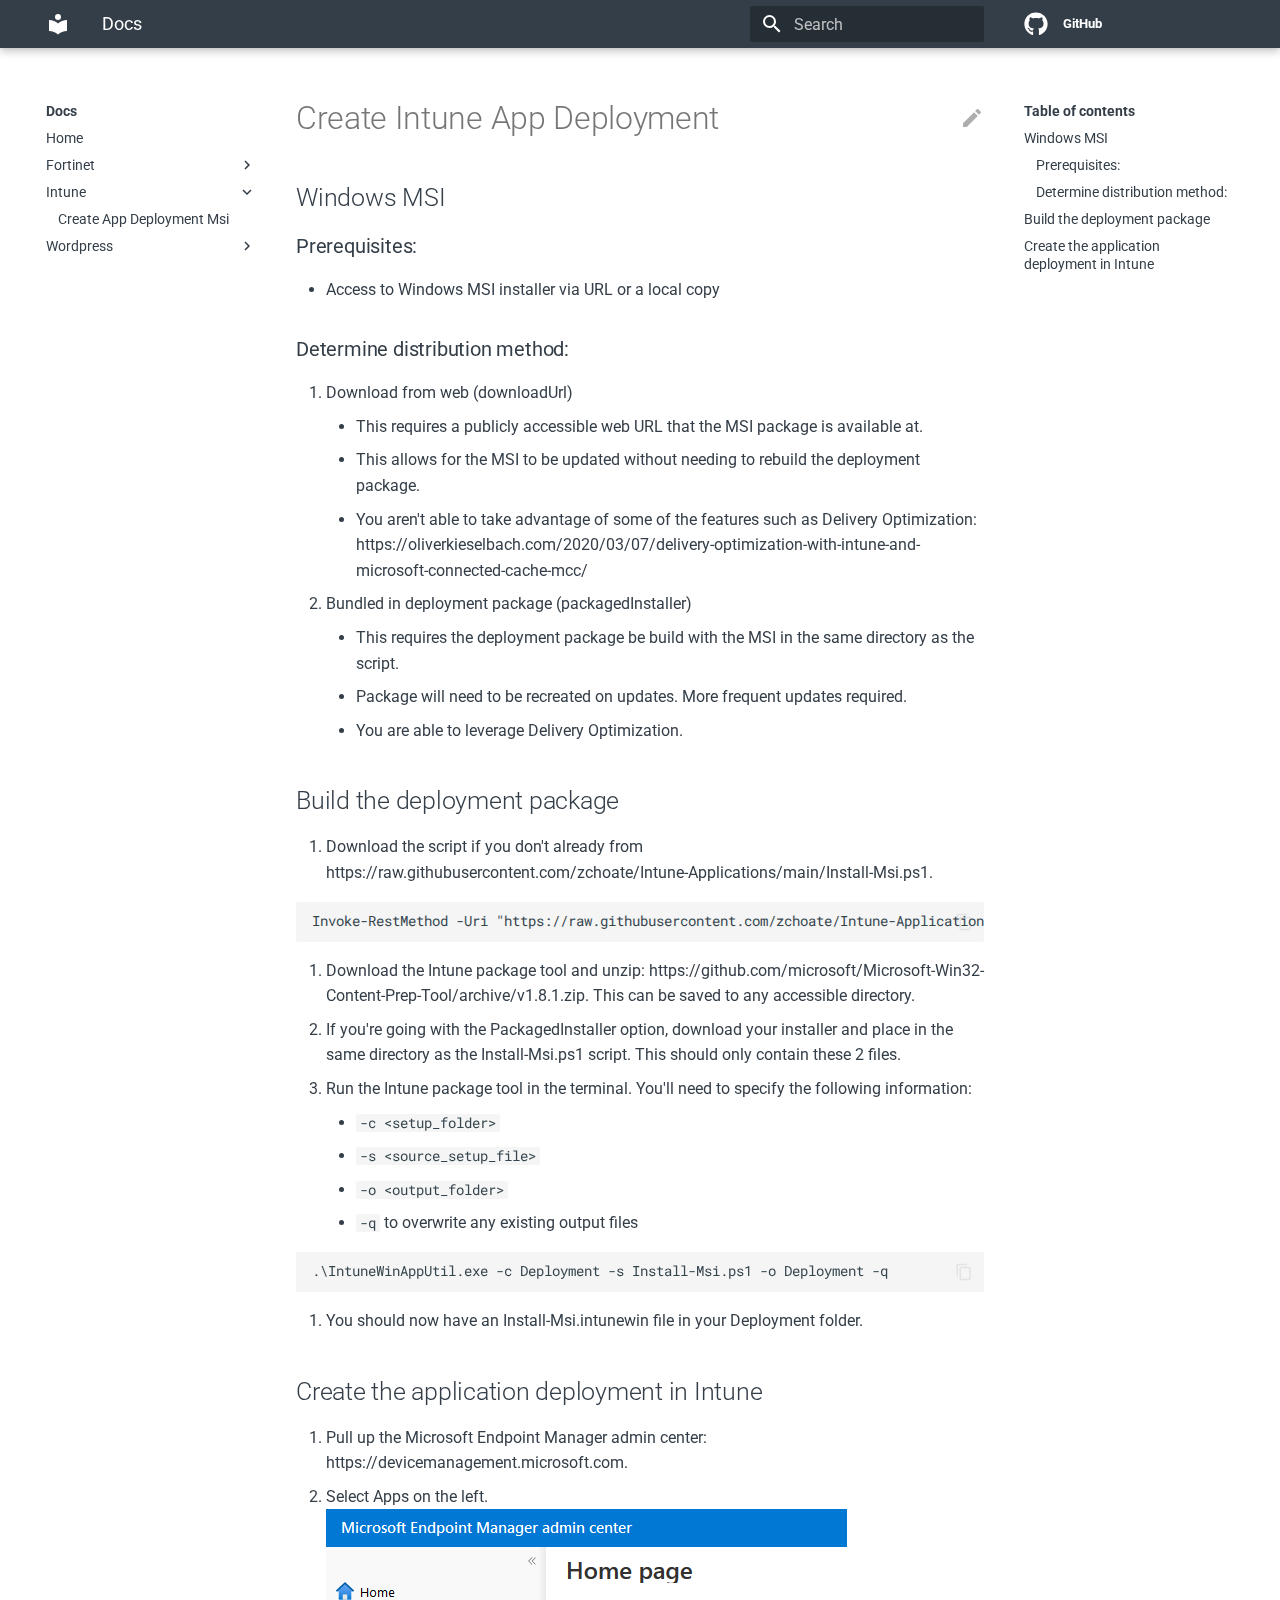
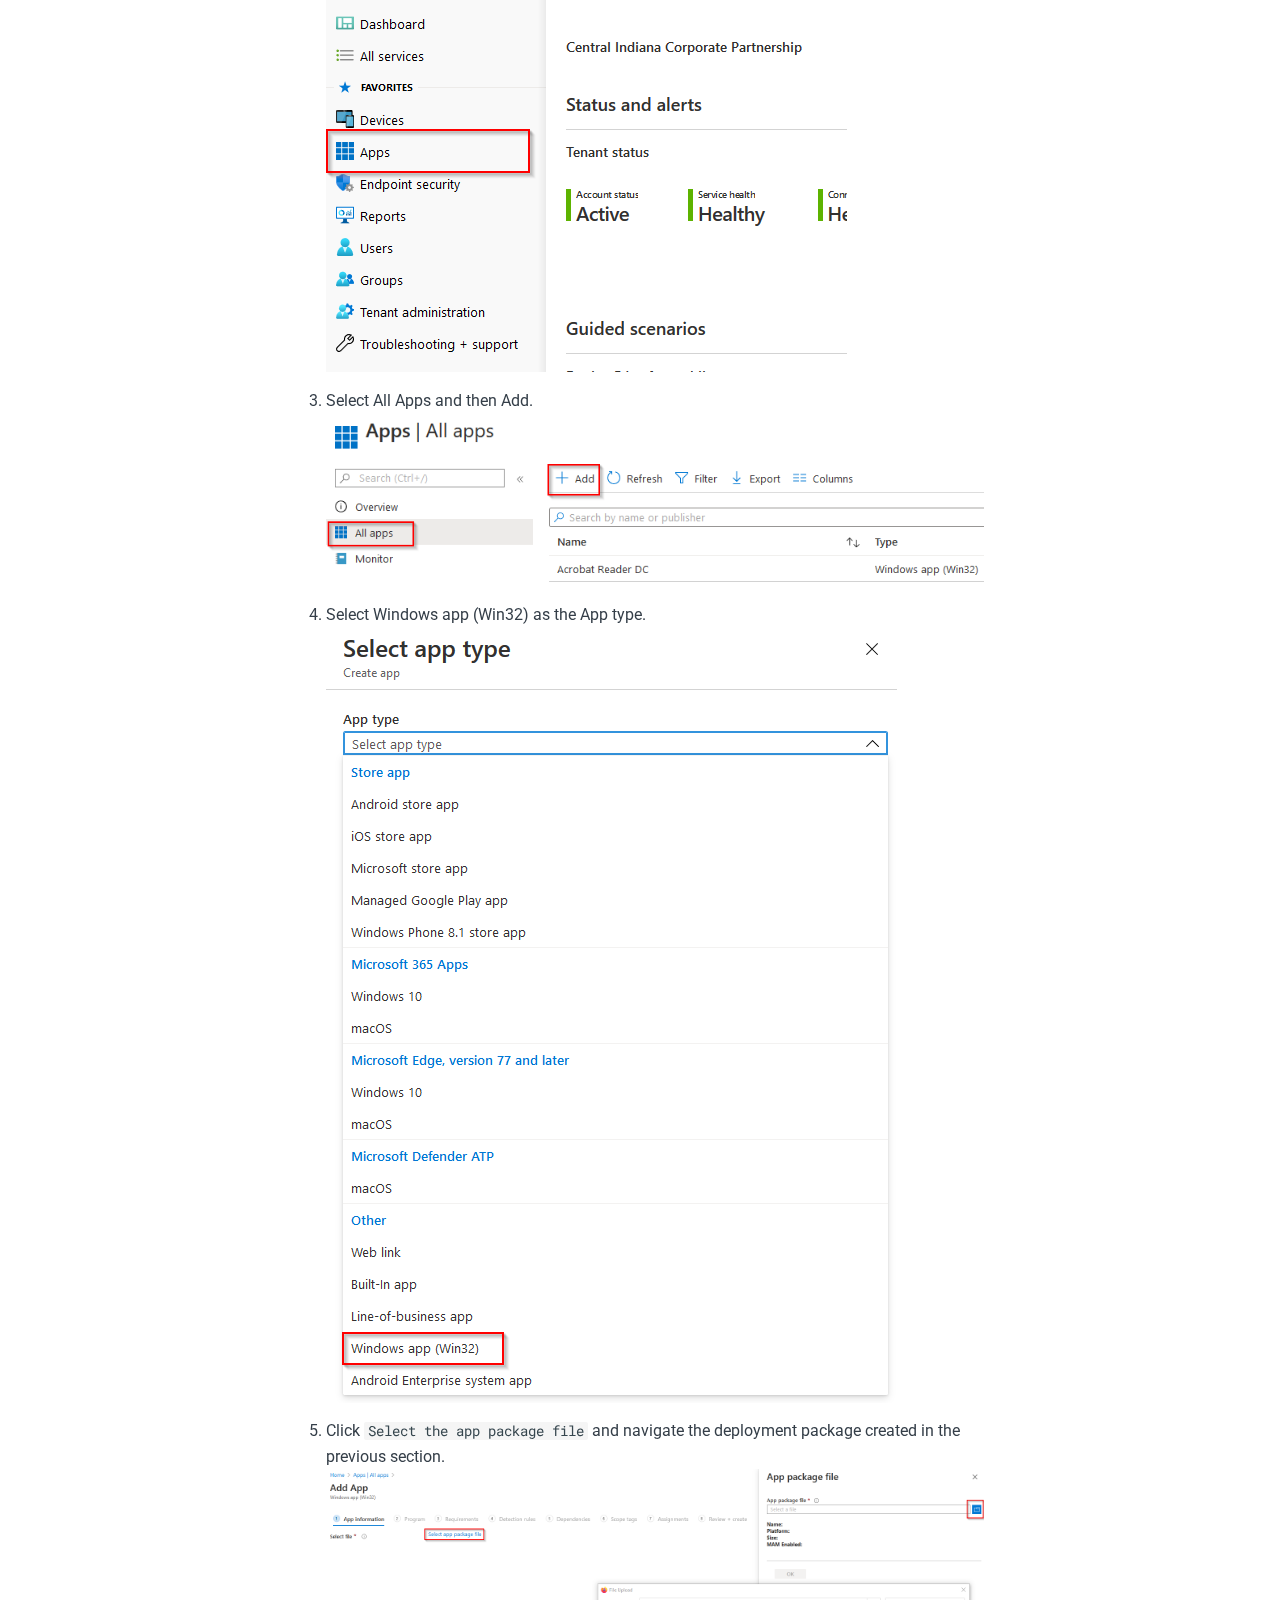
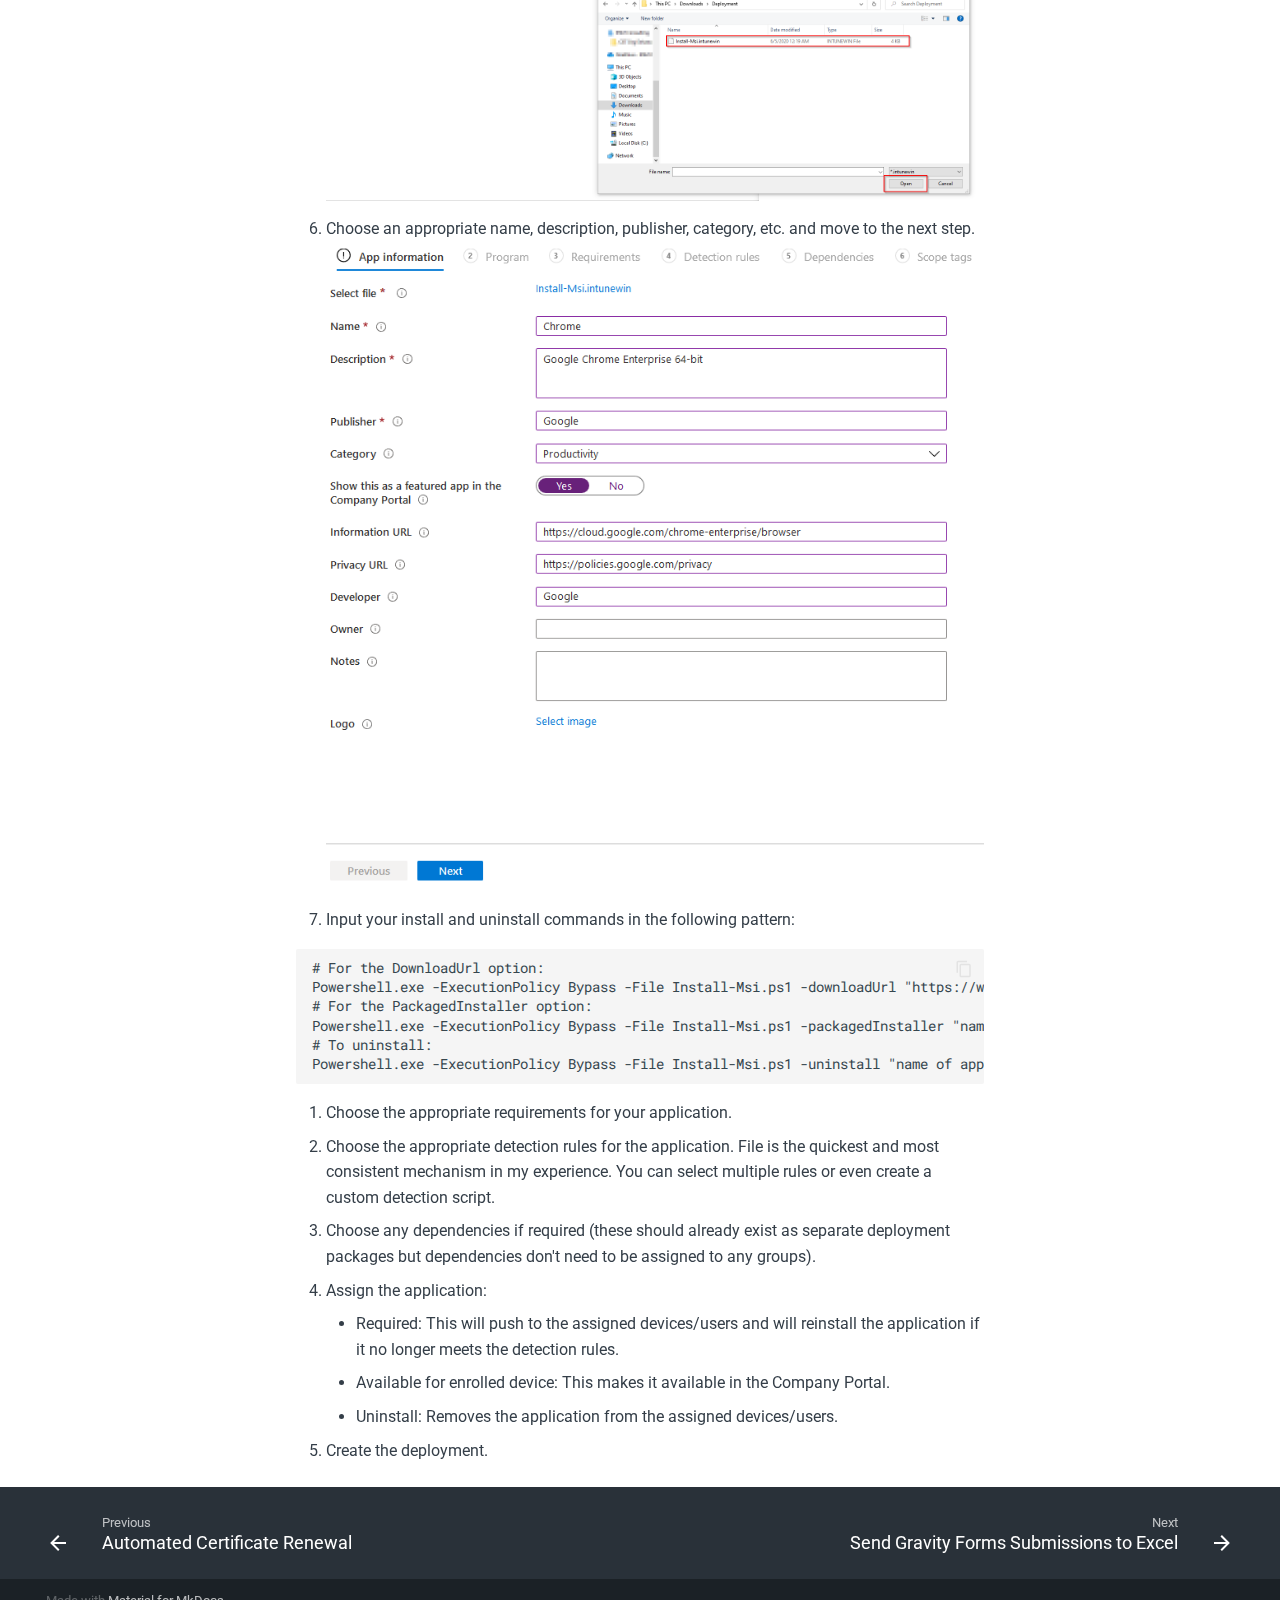
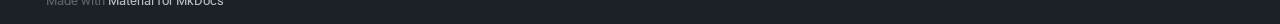
<file: intune/CreateAppDeploymentMsi/index.html>
<!doctype html>
<html lang="en" class="no-js">
  <head>
    
      <meta charset="utf-8">
      <meta name="viewport" content="width=device-width,initial-scale=1">
      
      
      
      <link rel="shortcut icon" href="../../assets/images/favicon.png">
      <meta name="generator" content="mkdocs-1.1.2, mkdocs-material-5.5.12">
    
    
      
        <title>Create App Deployment Msi - Docs</title>
      
    
    
      <link rel="stylesheet" href="../../assets/stylesheets/main.4dd2dd8d.min.css">
      
      
    
    
    
      
        <link href="https://fonts.gstatic.com" rel="preconnect" crossorigin>
        <link rel="stylesheet" href="https://fonts.googleapis.com/css?family=Roboto:300,400,400i,700%7CRoboto+Mono&display=fallback">
        <style>body,input{font-family:"Roboto",-apple-system,BlinkMacSystemFont,Helvetica,Arial,sans-serif}code,kbd,pre{font-family:"Roboto Mono",SFMono-Regular,Consolas,Menlo,monospace}</style>
      
    
    
    
      <link rel="stylesheet" href="../../stylesheets/extra.css">
    
    
      
    
    
  </head>
  
  
    <body dir="ltr">
  
    
    <input class="md-toggle" data-md-toggle="drawer" type="checkbox" id="__drawer" autocomplete="off">
    <input class="md-toggle" data-md-toggle="search" type="checkbox" id="__search" autocomplete="off">
    <label class="md-overlay" for="__drawer"></label>
    <div data-md-component="skip">
      
        
        <a href="#create-intune-app-deployment" class="md-skip">
          Skip to content
        </a>
      
    </div>
    <div data-md-component="announce">
      
    </div>
    
      <header class="md-header" data-md-component="header">
  <nav class="md-header-nav md-grid" aria-label="Header">
    <a href="../.." title="Docs" class="md-header-nav__button md-logo" aria-label="Docs">
      
  
  <svg xmlns="http://www.w3.org/2000/svg" viewBox="0 0 24 24"><path d="M12 8a3 3 0 003-3 3 3 0 00-3-3 3 3 0 00-3 3 3 3 0 003 3m0 3.54C9.64 9.35 6.5 8 3 8v11c3.5 0 6.64 1.35 9 3.54 2.36-2.19 5.5-3.54 9-3.54V8c-3.5 0-6.64 1.35-9 3.54z"/></svg>

    </a>
    <label class="md-header-nav__button md-icon" for="__drawer">
      <svg xmlns="http://www.w3.org/2000/svg" viewBox="0 0 24 24"><path d="M3 6h18v2H3V6m0 5h18v2H3v-2m0 5h18v2H3v-2z"/></svg>
    </label>
    <div class="md-header-nav__title" data-md-component="header-title">
      
        <div class="md-header-nav__ellipsis">
          <span class="md-header-nav__topic md-ellipsis">
            Docs
          </span>
          <span class="md-header-nav__topic md-ellipsis">
            
              Create App Deployment Msi
            
          </span>
        </div>
      
    </div>
    
      <label class="md-header-nav__button md-icon" for="__search">
        <svg xmlns="http://www.w3.org/2000/svg" viewBox="0 0 24 24"><path d="M9.5 3A6.5 6.5 0 0116 9.5c0 1.61-.59 3.09-1.56 4.23l.27.27h.79l5 5-1.5 1.5-5-5v-.79l-.27-.27A6.516 6.516 0 019.5 16 6.5 6.5 0 013 9.5 6.5 6.5 0 019.5 3m0 2C7 5 5 7 5 9.5S7 14 9.5 14 14 12 14 9.5 12 5 9.5 5z"/></svg>
      </label>
      
<div class="md-search" data-md-component="search" role="dialog">
  <label class="md-search__overlay" for="__search"></label>
  <div class="md-search__inner" role="search">
    <form class="md-search__form" name="search">
      <input type="text" class="md-search__input" name="query" aria-label="Search" placeholder="Search" autocapitalize="off" autocorrect="off" autocomplete="off" spellcheck="false" data-md-component="search-query" data-md-state="active">
      <label class="md-search__icon md-icon" for="__search">
        <svg xmlns="http://www.w3.org/2000/svg" viewBox="0 0 24 24"><path d="M9.5 3A6.5 6.5 0 0116 9.5c0 1.61-.59 3.09-1.56 4.23l.27.27h.79l5 5-1.5 1.5-5-5v-.79l-.27-.27A6.516 6.516 0 019.5 16 6.5 6.5 0 013 9.5 6.5 6.5 0 019.5 3m0 2C7 5 5 7 5 9.5S7 14 9.5 14 14 12 14 9.5 12 5 9.5 5z"/></svg>
        <svg xmlns="http://www.w3.org/2000/svg" viewBox="0 0 24 24"><path d="M20 11v2H8l5.5 5.5-1.42 1.42L4.16 12l7.92-7.92L13.5 5.5 8 11h12z"/></svg>
      </label>
      <button type="reset" class="md-search__icon md-icon" aria-label="Clear" data-md-component="search-reset" tabindex="-1">
        <svg xmlns="http://www.w3.org/2000/svg" viewBox="0 0 24 24"><path d="M19 6.41L17.59 5 12 10.59 6.41 5 5 6.41 10.59 12 5 17.59 6.41 19 12 13.41 17.59 19 19 17.59 13.41 12 19 6.41z"/></svg>
      </button>
    </form>
    <div class="md-search__output">
      <div class="md-search__scrollwrap" data-md-scrollfix>
        <div class="md-search-result" data-md-component="search-result">
          <div class="md-search-result__meta">
            Initializing search
          </div>
          <ol class="md-search-result__list"></ol>
        </div>
      </div>
    </div>
  </div>
</div>
    
    
      <div class="md-header-nav__source">
        
<a href="https://github.com/KSMC-TS/docs/" title="Go to repository" class="md-source">
  <div class="md-source__icon md-icon">
    
    <svg xmlns="http://www.w3.org/2000/svg" viewBox="0 0 496 512"><path d="M165.9 397.4c0 2-2.3 3.6-5.2 3.6-3.3.3-5.6-1.3-5.6-3.6 0-2 2.3-3.6 5.2-3.6 3-.3 5.6 1.3 5.6 3.6zm-31.1-4.5c-.7 2 1.3 4.3 4.3 4.9 2.6 1 5.6 0 6.2-2s-1.3-4.3-4.3-5.2c-2.6-.7-5.5.3-6.2 2.3zm44.2-1.7c-2.9.7-4.9 2.6-4.6 4.9.3 2 2.9 3.3 5.9 2.6 2.9-.7 4.9-2.6 4.6-4.6-.3-1.9-3-3.2-5.9-2.9zM244.8 8C106.1 8 0 113.3 0 252c0 110.9 69.8 205.8 169.5 239.2 12.8 2.3 17.3-5.6 17.3-12.1 0-6.2-.3-40.4-.3-61.4 0 0-70 15-84.7-29.8 0 0-11.4-29.1-27.8-36.6 0 0-22.9-15.7 1.6-15.4 0 0 24.9 2 38.6 25.8 21.9 38.6 58.6 27.5 72.9 20.9 2.3-16 8.8-27.1 16-33.7-55.9-6.2-112.3-14.3-112.3-110.5 0-27.5 7.6-41.3 23.6-58.9-2.6-6.5-11.1-33.3 2.6-67.9 20.9-6.5 69 27 69 27 20-5.6 41.5-8.5 62.8-8.5s42.8 2.9 62.8 8.5c0 0 48.1-33.6 69-27 13.7 34.7 5.2 61.4 2.6 67.9 16 17.7 25.8 31.5 25.8 58.9 0 96.5-58.9 104.2-114.8 110.5 9.2 7.9 17 22.9 17 46.4 0 33.7-.3 75.4-.3 83.6 0 6.5 4.6 14.4 17.3 12.1C428.2 457.8 496 362.9 496 252 496 113.3 383.5 8 244.8 8zM97.2 352.9c-1.3 1-1 3.3.7 5.2 1.6 1.6 3.9 2.3 5.2 1 1.3-1 1-3.3-.7-5.2-1.6-1.6-3.9-2.3-5.2-1zm-10.8-8.1c-.7 1.3.3 2.9 2.3 3.9 1.6 1 3.6.7 4.3-.7.7-1.3-.3-2.9-2.3-3.9-2-.6-3.6-.3-4.3.7zm32.4 35.6c-1.6 1.3-1 4.3 1.3 6.2 2.3 2.3 5.2 2.6 6.5 1 1.3-1.3.7-4.3-1.3-6.2-2.2-2.3-5.2-2.6-6.5-1zm-11.4-14.7c-1.6 1-1.6 3.6 0 5.9 1.6 2.3 4.3 3.3 5.6 2.3 1.6-1.3 1.6-3.9 0-6.2-1.4-2.3-4-3.3-5.6-2z"/></svg>
  </div>
  <div class="md-source__repository">
    GitHub
  </div>
</a>
      </div>
    
  </nav>
</header>
    
    <div class="md-container" data-md-component="container">
      
        
      
      
        
      
      <main class="md-main" data-md-component="main">
        <div class="md-main__inner md-grid">
          
            
              <div class="md-sidebar md-sidebar--primary" data-md-component="navigation">
                <div class="md-sidebar__scrollwrap">
                  <div class="md-sidebar__inner">
                    <nav class="md-nav md-nav--primary" aria-label="Navigation" data-md-level="0">
  <label class="md-nav__title" for="__drawer">
    <a href="../.." title="Docs" class="md-nav__button md-logo" aria-label="Docs">
      
  
  <svg xmlns="http://www.w3.org/2000/svg" viewBox="0 0 24 24"><path d="M12 8a3 3 0 003-3 3 3 0 00-3-3 3 3 0 00-3 3 3 3 0 003 3m0 3.54C9.64 9.35 6.5 8 3 8v11c3.5 0 6.64 1.35 9 3.54 2.36-2.19 5.5-3.54 9-3.54V8c-3.5 0-6.64 1.35-9 3.54z"/></svg>

    </a>
    Docs
  </label>
  
    <div class="md-nav__source">
      
<a href="https://github.com/KSMC-TS/docs/" title="Go to repository" class="md-source">
  <div class="md-source__icon md-icon">
    
    <svg xmlns="http://www.w3.org/2000/svg" viewBox="0 0 496 512"><path d="M165.9 397.4c0 2-2.3 3.6-5.2 3.6-3.3.3-5.6-1.3-5.6-3.6 0-2 2.3-3.6 5.2-3.6 3-.3 5.6 1.3 5.6 3.6zm-31.1-4.5c-.7 2 1.3 4.3 4.3 4.9 2.6 1 5.6 0 6.2-2s-1.3-4.3-4.3-5.2c-2.6-.7-5.5.3-6.2 2.3zm44.2-1.7c-2.9.7-4.9 2.6-4.6 4.9.3 2 2.9 3.3 5.9 2.6 2.9-.7 4.9-2.6 4.6-4.6-.3-1.9-3-3.2-5.9-2.9zM244.8 8C106.1 8 0 113.3 0 252c0 110.9 69.8 205.8 169.5 239.2 12.8 2.3 17.3-5.6 17.3-12.1 0-6.2-.3-40.4-.3-61.4 0 0-70 15-84.7-29.8 0 0-11.4-29.1-27.8-36.6 0 0-22.9-15.7 1.6-15.4 0 0 24.9 2 38.6 25.8 21.9 38.6 58.6 27.5 72.9 20.9 2.3-16 8.8-27.1 16-33.7-55.9-6.2-112.3-14.3-112.3-110.5 0-27.5 7.6-41.3 23.6-58.9-2.6-6.5-11.1-33.3 2.6-67.9 20.9-6.5 69 27 69 27 20-5.6 41.5-8.5 62.8-8.5s42.8 2.9 62.8 8.5c0 0 48.1-33.6 69-27 13.7 34.7 5.2 61.4 2.6 67.9 16 17.7 25.8 31.5 25.8 58.9 0 96.5-58.9 104.2-114.8 110.5 9.2 7.9 17 22.9 17 46.4 0 33.7-.3 75.4-.3 83.6 0 6.5 4.6 14.4 17.3 12.1C428.2 457.8 496 362.9 496 252 496 113.3 383.5 8 244.8 8zM97.2 352.9c-1.3 1-1 3.3.7 5.2 1.6 1.6 3.9 2.3 5.2 1 1.3-1 1-3.3-.7-5.2-1.6-1.6-3.9-2.3-5.2-1zm-10.8-8.1c-.7 1.3.3 2.9 2.3 3.9 1.6 1 3.6.7 4.3-.7.7-1.3-.3-2.9-2.3-3.9-2-.6-3.6-.3-4.3.7zm32.4 35.6c-1.6 1.3-1 4.3 1.3 6.2 2.3 2.3 5.2 2.6 6.5 1 1.3-1.3.7-4.3-1.3-6.2-2.2-2.3-5.2-2.6-6.5-1zm-11.4-14.7c-1.6 1-1.6 3.6 0 5.9 1.6 2.3 4.3 3.3 5.6 2.3 1.6-1.3 1.6-3.9 0-6.2-1.4-2.3-4-3.3-5.6-2z"/></svg>
  </div>
  <div class="md-source__repository">
    GitHub
  </div>
</a>
    </div>
  
  <ul class="md-nav__list" data-md-scrollfix>
    
      
      
      


  <li class="md-nav__item">
    <a href="../../index.html" title="Home" class="md-nav__link">
      Home
    </a>
  </li>

    
      
      
      


  <li class="md-nav__item md-nav__item--nested">
    
      <input class="md-nav__toggle md-toggle" data-md-toggle="nav-2" type="checkbox" id="nav-2">
    
    <label class="md-nav__link" for="nav-2">
      Fortinet
      <span class="md-nav__icon md-icon"></span>
    </label>
    <nav class="md-nav" aria-label="Fortinet" data-md-level="1">
      <label class="md-nav__title" for="nav-2">
        <span class="md-nav__icon md-icon"></span>
        Fortinet
      </label>
      <ul class="md-nav__list" data-md-scrollfix>
        
        
          
          
          


  <li class="md-nav__item">
    <a href="../../fortinet/AutomatedCertificateRenewal/index.html" title="Automated Certificate Renewal" class="md-nav__link">
      Automated Certificate Renewal
    </a>
  </li>

        
      </ul>
    </nav>
  </li>

    
      
      
      

  


  <li class="md-nav__item md-nav__item--active md-nav__item--nested">
    
      <input class="md-nav__toggle md-toggle" data-md-toggle="nav-3" type="checkbox" id="nav-3" checked>
    
    <label class="md-nav__link" for="nav-3">
      Intune
      <span class="md-nav__icon md-icon"></span>
    </label>
    <nav class="md-nav" aria-label="Intune" data-md-level="1">
      <label class="md-nav__title" for="nav-3">
        <span class="md-nav__icon md-icon"></span>
        Intune
      </label>
      <ul class="md-nav__list" data-md-scrollfix>
        
        
          
          
          

  


  <li class="md-nav__item md-nav__item--active">
    
    <input class="md-nav__toggle md-toggle" data-md-toggle="toc" type="checkbox" id="__toc">
    
      
    
    
      <label class="md-nav__link md-nav__link--active" for="__toc">
        Create App Deployment Msi
        <span class="md-nav__icon md-icon"></span>
      </label>
    
    <a href="index.html" title="Create App Deployment Msi" class="md-nav__link md-nav__link--active">
      Create App Deployment Msi
    </a>
    
      
<nav class="md-nav md-nav--secondary" aria-label="Table of contents">
  
  
    
  
  
    <label class="md-nav__title" for="__toc">
      <span class="md-nav__icon md-icon"></span>
      Table of contents
    </label>
    <ul class="md-nav__list" data-md-scrollfix>
      
        <li class="md-nav__item">
  <a href="#windows-msi" class="md-nav__link">
    Windows MSI
  </a>
  
    <nav class="md-nav" aria-label="Windows MSI">
      <ul class="md-nav__list">
        
          <li class="md-nav__item">
  <a href="#prerequisites" class="md-nav__link">
    Prerequisites:
  </a>
  
</li>
        
          <li class="md-nav__item">
  <a href="#determine-distribution-method" class="md-nav__link">
    Determine distribution method:
  </a>
  
</li>
        
      </ul>
    </nav>
  
</li>
      
        <li class="md-nav__item">
  <a href="#build-the-deployment-package" class="md-nav__link">
    Build the deployment package
  </a>
  
</li>
      
        <li class="md-nav__item">
  <a href="#create-the-application-deployment-in-intune" class="md-nav__link">
    Create the application deployment in Intune
  </a>
  
</li>
      
    </ul>
  
</nav>
    
  </li>

        
      </ul>
    </nav>
  </li>

    
      
      
      


  <li class="md-nav__item md-nav__item--nested">
    
      <input class="md-nav__toggle md-toggle" data-md-toggle="nav-4" type="checkbox" id="nav-4">
    
    <label class="md-nav__link" for="nav-4">
      Wordpress
      <span class="md-nav__icon md-icon"></span>
    </label>
    <nav class="md-nav" aria-label="Wordpress" data-md-level="1">
      <label class="md-nav__title" for="nav-4">
        <span class="md-nav__icon md-icon"></span>
        Wordpress
      </label>
      <ul class="md-nav__list" data-md-scrollfix>
        
        
          
          
          


  <li class="md-nav__item">
    <a href="../../wordpress/SendGravityFormsSubmissionstoExcel/index.html" title="Send Gravity Forms Submissions to Excel" class="md-nav__link">
      Send Gravity Forms Submissions to Excel
    </a>
  </li>

        
      </ul>
    </nav>
  </li>

    
  </ul>
</nav>
                  </div>
                </div>
              </div>
            
            
              <div class="md-sidebar md-sidebar--secondary" data-md-component="toc">
                <div class="md-sidebar__scrollwrap">
                  <div class="md-sidebar__inner">
                    
<nav class="md-nav md-nav--secondary" aria-label="Table of contents">
  
  
    
  
  
    <label class="md-nav__title" for="__toc">
      <span class="md-nav__icon md-icon"></span>
      Table of contents
    </label>
    <ul class="md-nav__list" data-md-scrollfix>
      
        <li class="md-nav__item">
  <a href="#windows-msi" class="md-nav__link">
    Windows MSI
  </a>
  
    <nav class="md-nav" aria-label="Windows MSI">
      <ul class="md-nav__list">
        
          <li class="md-nav__item">
  <a href="#prerequisites" class="md-nav__link">
    Prerequisites:
  </a>
  
</li>
        
          <li class="md-nav__item">
  <a href="#determine-distribution-method" class="md-nav__link">
    Determine distribution method:
  </a>
  
</li>
        
      </ul>
    </nav>
  
</li>
      
        <li class="md-nav__item">
  <a href="#build-the-deployment-package" class="md-nav__link">
    Build the deployment package
  </a>
  
</li>
      
        <li class="md-nav__item">
  <a href="#create-the-application-deployment-in-intune" class="md-nav__link">
    Create the application deployment in Intune
  </a>
  
</li>
      
    </ul>
  
</nav>
                  </div>
                </div>
              </div>
            
          
          <div class="md-content">
            <article class="md-content__inner md-typeset">
              
                
                  <a href="https://github.com/KSMC-TS/docs/edit/master/docs/intune/CreateAppDeploymentMsi/index.md" title="Edit this page" class="md-content__button md-icon">
                    <svg xmlns="http://www.w3.org/2000/svg" viewBox="0 0 24 24"><path d="M20.71 7.04c.39-.39.39-1.04 0-1.41l-2.34-2.34c-.37-.39-1.02-.39-1.41 0l-1.84 1.83 3.75 3.75M3 17.25V21h3.75L17.81 9.93l-3.75-3.75L3 17.25z"/></svg>
                  </a>
                
                
                  
                
                
                <h1 id="create-intune-app-deployment">Create Intune App Deployment</h1>
<h2 id="windows-msi">Windows MSI</h2>
<h3 id="prerequisites">Prerequisites:</h3>
<ul>
<li>Access to Windows MSI installer via URL or a local copy</li>
</ul>
<h3 id="determine-distribution-method">Determine distribution method:</h3>
<ol>
<li>Download from web (downloadUrl)<ul>
<li>This requires a publicly accessible web URL that the MSI package is available at.</li>
<li>This allows for the MSI to be updated without needing to rebuild the deployment package.</li>
<li>You aren't able to take advantage of some of the features such as Delivery Optimization: https://oliverkieselbach.com/2020/03/07/delivery-optimization-with-intune-and-microsoft-connected-cache-mcc/</li>
</ul>
</li>
<li>Bundled in deployment package (packagedInstaller)<ul>
<li>This requires the deployment package be build with the MSI in the same directory as the script.</li>
<li>Package will need to be recreated on updates. More frequent updates required.</li>
<li>You are able to leverage Delivery Optimization.</li>
</ul>
</li>
</ol>
<h2 id="build-the-deployment-package">Build the deployment package</h2>
<ol>
<li>Download the script if you don't already from https://raw.githubusercontent.com/zchoate/Intune-Applications/main/Install-Msi.ps1. </li>
</ol>
<pre><code>Invoke-RestMethod -Uri &quot;https://raw.githubusercontent.com/zchoate/Intune-Applications/main/Install-Msi.ps1&quot; -OutFile &quot;$env:UserProfile\Downloads\Deployment\Install-Msi.ps1&quot;
</code></pre>

<ol>
<li>Download the Intune package tool and unzip: https://github.com/microsoft/Microsoft-Win32-Content-Prep-Tool/archive/v1.8.1.zip. This can be saved to any accessible directory.</li>
<li>If you're going with the PackagedInstaller option, download your installer and place in the same directory as the Install-Msi.ps1 script. This should only contain these 2 files.</li>
<li>Run the Intune package tool in the terminal. You'll need to specify the following information:<ul>
<li><code>-c &lt;setup_folder&gt;</code></li>
<li><code>-s &lt;source_setup_file&gt;</code></li>
<li><code>-o &lt;output_folder&gt;</code></li>
<li><code>-q</code> to overwrite any existing output files</li>
</ul>
</li>
</ol>
<pre><code>.\IntuneWinAppUtil.exe -c Deployment -s Install-Msi.ps1 -o Deployment -q
</code></pre>

<ol>
<li>You should now have an Install-Msi.intunewin file in your Deployment folder.</li>
</ol>
<h2 id="create-the-application-deployment-in-intune">Create the application deployment in Intune</h2>
<ol>
<li>Pull up the Microsoft Endpoint Manager admin center: https://devicemanagement.microsoft.com.</li>
<li>Select Apps on the left.<br />
<img alt="Endpoint Manager admin center, Apps" src="AppDeployment_2.png" /></li>
<li>Select All Apps and then Add.
<img alt="Endpoint Manager admin center, Apps, All Apps, Add" src="AppDeployment_3.png" /></li>
<li>Select Windows app (Win32) as the App type. 
<img alt="Select app type, Windows app (Win32)" src="AppDeployment_4.png" /></li>
<li>Click <code>Select the app package file</code> and navigate the deployment package created in the previous section. 
<img alt="Select app package file, Open, File Select, Open" src="AppDeployment_5.png" /></li>
<li>Choose an appropriate name, description, publisher, category, etc. and move to the next step. 
<img alt="App information page: Name, Description, Publisher, Category, Show this as a featured app in the company portal, infomation url, privacy url" src="AppDeployment_6.png" /></li>
<li>Input your install and uninstall commands in the following pattern:</li>
</ol>
<pre><code># For the DownloadUrl option:
Powershell.exe -ExecutionPolicy Bypass -File Install-Msi.ps1 -downloadUrl &quot;https://website.com/path/to.msi&quot;
# For the PackagedInstaller option:
Powershell.exe -ExecutionPolicy Bypass -File Install-Msi.ps1 -packagedInstaller &quot;nameof.msi&quot;
# To uninstall:
Powershell.exe -ExecutionPolicy Bypass -File Install-Msi.ps1 -uninstall &quot;name of application&quot;
</code></pre>

<ol>
<li>Choose the appropriate requirements for your application.</li>
<li>Choose the appropriate detection rules for the application. File is the quickest and most consistent mechanism in my experience. You can select multiple rules or even create a custom detection script.</li>
<li>Choose any dependencies if required (these should already exist as separate deployment packages but dependencies don't need to be assigned to any groups).</li>
<li>Assign the application:<ul>
<li>Required: This will push to the assigned devices/users and will reinstall the application if it no longer meets the detection rules.</li>
<li>Available for enrolled device: This makes it available in the Company Portal.</li>
<li>Uninstall: Removes the application from the assigned devices/users.</li>
</ul>
</li>
<li>Create the deployment.</li>
</ol>
                
              
              
                


              
            </article>
          </div>
        </div>
      </main>
      
        
<footer class="md-footer">
  
    <div class="md-footer-nav">
      <nav class="md-footer-nav__inner md-grid" aria-label="Footer">
        
          <a href="../../fortinet/AutomatedCertificateRenewal/index.html" title="Automated Certificate Renewal" class="md-footer-nav__link md-footer-nav__link--prev" rel="prev">
            <div class="md-footer-nav__button md-icon">
              <svg xmlns="http://www.w3.org/2000/svg" viewBox="0 0 24 24"><path d="M20 11v2H8l5.5 5.5-1.42 1.42L4.16 12l7.92-7.92L13.5 5.5 8 11h12z"/></svg>
            </div>
            <div class="md-footer-nav__title">
              <div class="md-ellipsis">
                <span class="md-footer-nav__direction">
                  Previous
                </span>
                Automated Certificate Renewal
              </div>
            </div>
          </a>
        
        
          <a href="../../wordpress/SendGravityFormsSubmissionstoExcel/index.html" title="Send Gravity Forms Submissions to Excel" class="md-footer-nav__link md-footer-nav__link--next" rel="next">
            <div class="md-footer-nav__title">
              <div class="md-ellipsis">
                <span class="md-footer-nav__direction">
                  Next
                </span>
                Send Gravity Forms Submissions to Excel
              </div>
            </div>
            <div class="md-footer-nav__button md-icon">
              <svg xmlns="http://www.w3.org/2000/svg" viewBox="0 0 24 24"><path d="M4 11v2h12l-5.5 5.5 1.42 1.42L19.84 12l-7.92-7.92L10.5 5.5 16 11H4z"/></svg>
            </div>
          </a>
        
      </nav>
    </div>
  
  <div class="md-footer-meta md-typeset">
    <div class="md-footer-meta__inner md-grid">
      <div class="md-footer-copyright">
        
        Made with
        <a href="https://squidfunk.github.io/mkdocs-material/" target="_blank" rel="noopener">
          Material for MkDocs
        </a>
      </div>
      
    </div>
  </div>
</footer>
      
    </div>
    
      <script src="../../assets/javascripts/vendor.3636a4ec.min.js"></script>
      <script src="../../assets/javascripts/bundle.e9fe3281.min.js"></script><script id="__lang" type="application/json">{"clipboard.copy": "Copy to clipboard", "clipboard.copied": "Copied to clipboard", "search.config.lang": "en", "search.config.pipeline": "trimmer, stopWordFilter", "search.config.separator": "[\\s\\-]+", "search.result.placeholder": "Type to start searching", "search.result.none": "No matching documents", "search.result.one": "1 matching document", "search.result.other": "# matching documents"}</script>
      
      <script>
        app = initialize({
          base: "../..",
          features: ["instant"],
          search: Object.assign({
            worker: "../../assets/javascripts/worker/search.5eca75d3.min.js"
          }, typeof search !== "undefined" && search)
        })
      </script>
      
    
  </body>
</html>
</file>
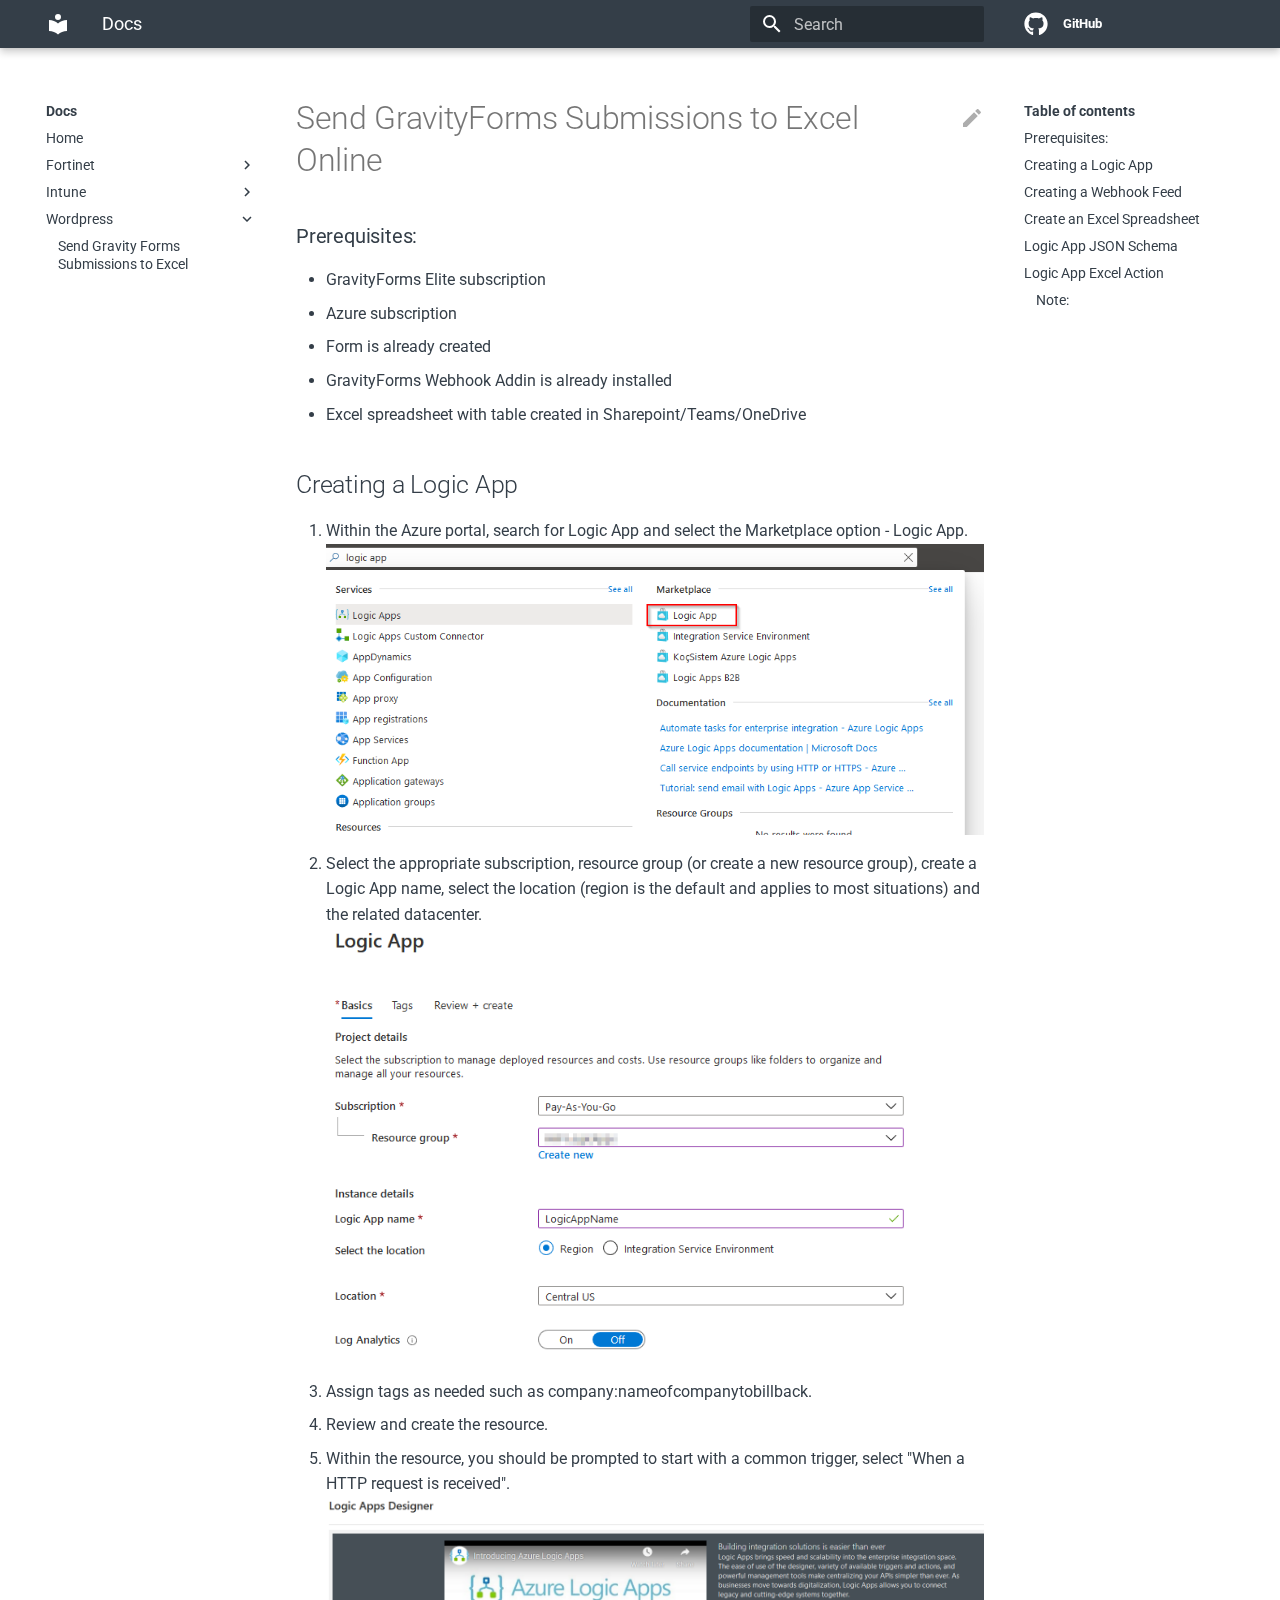
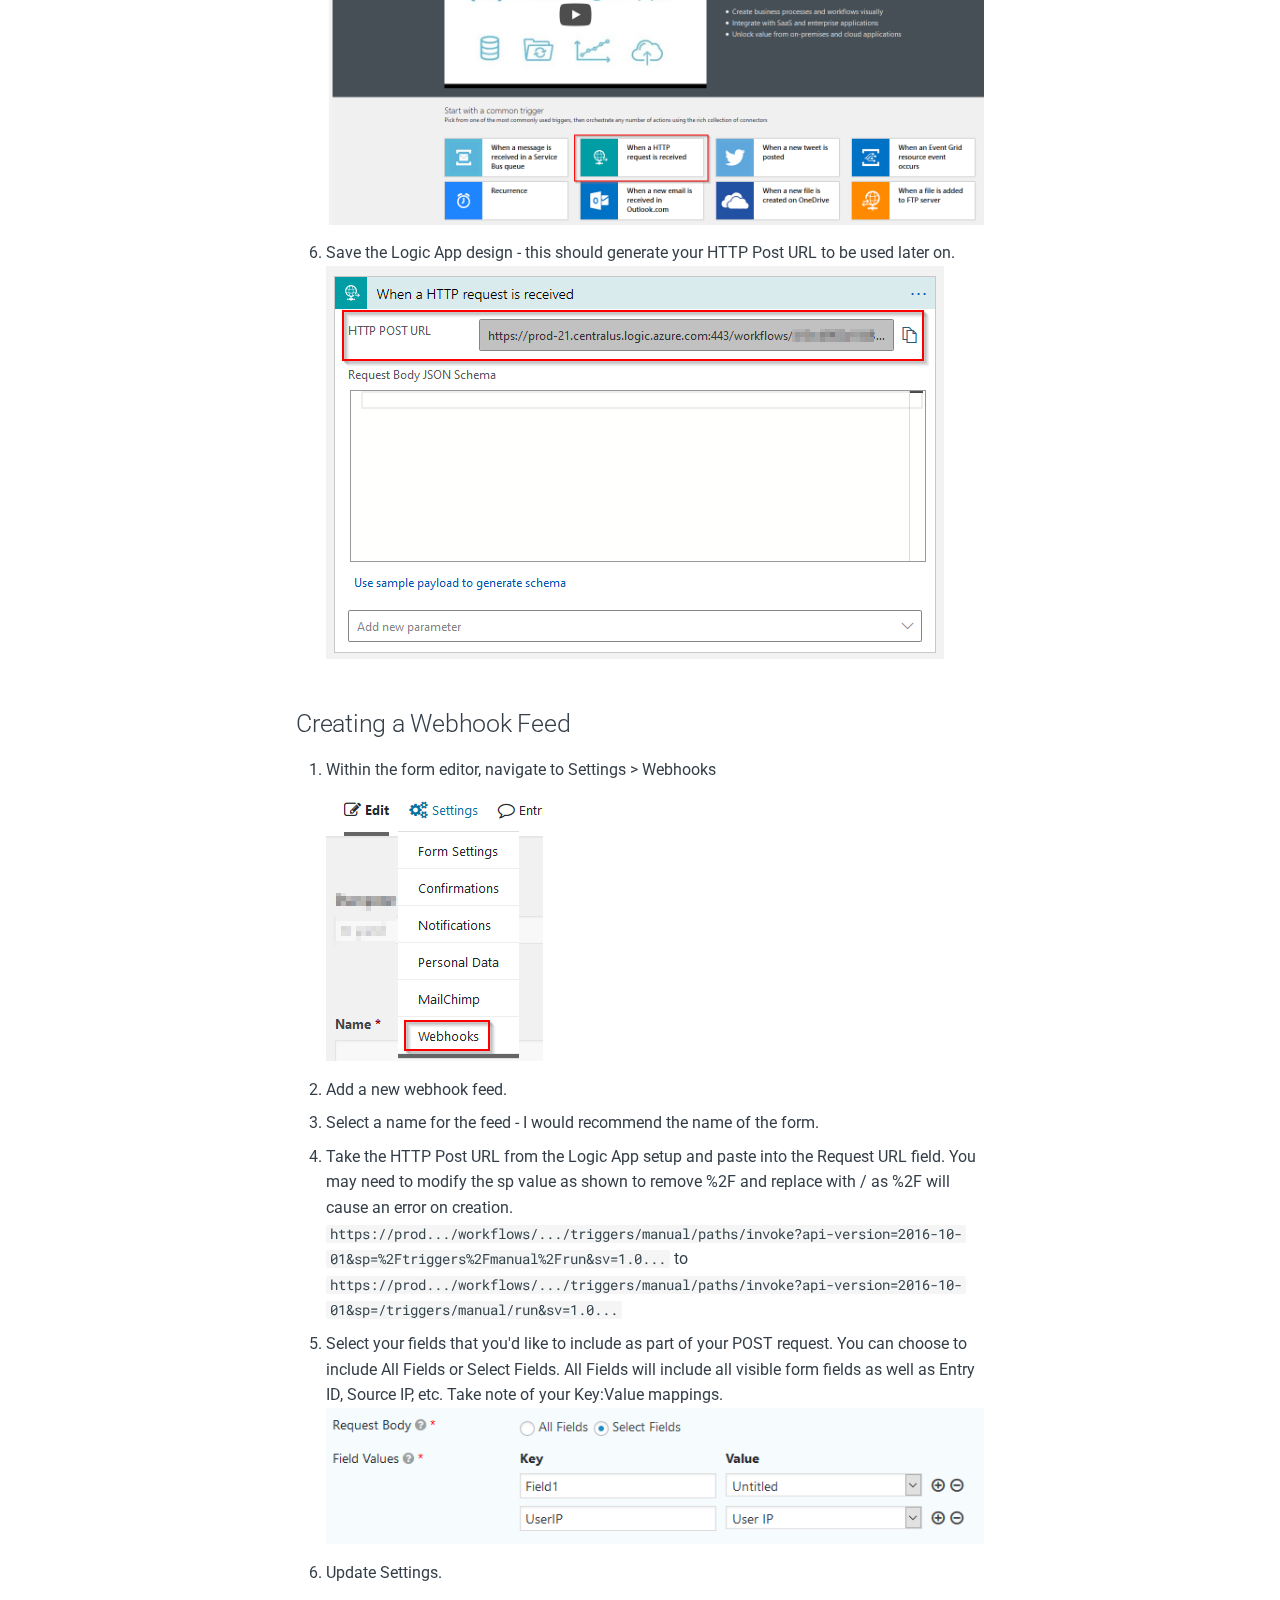
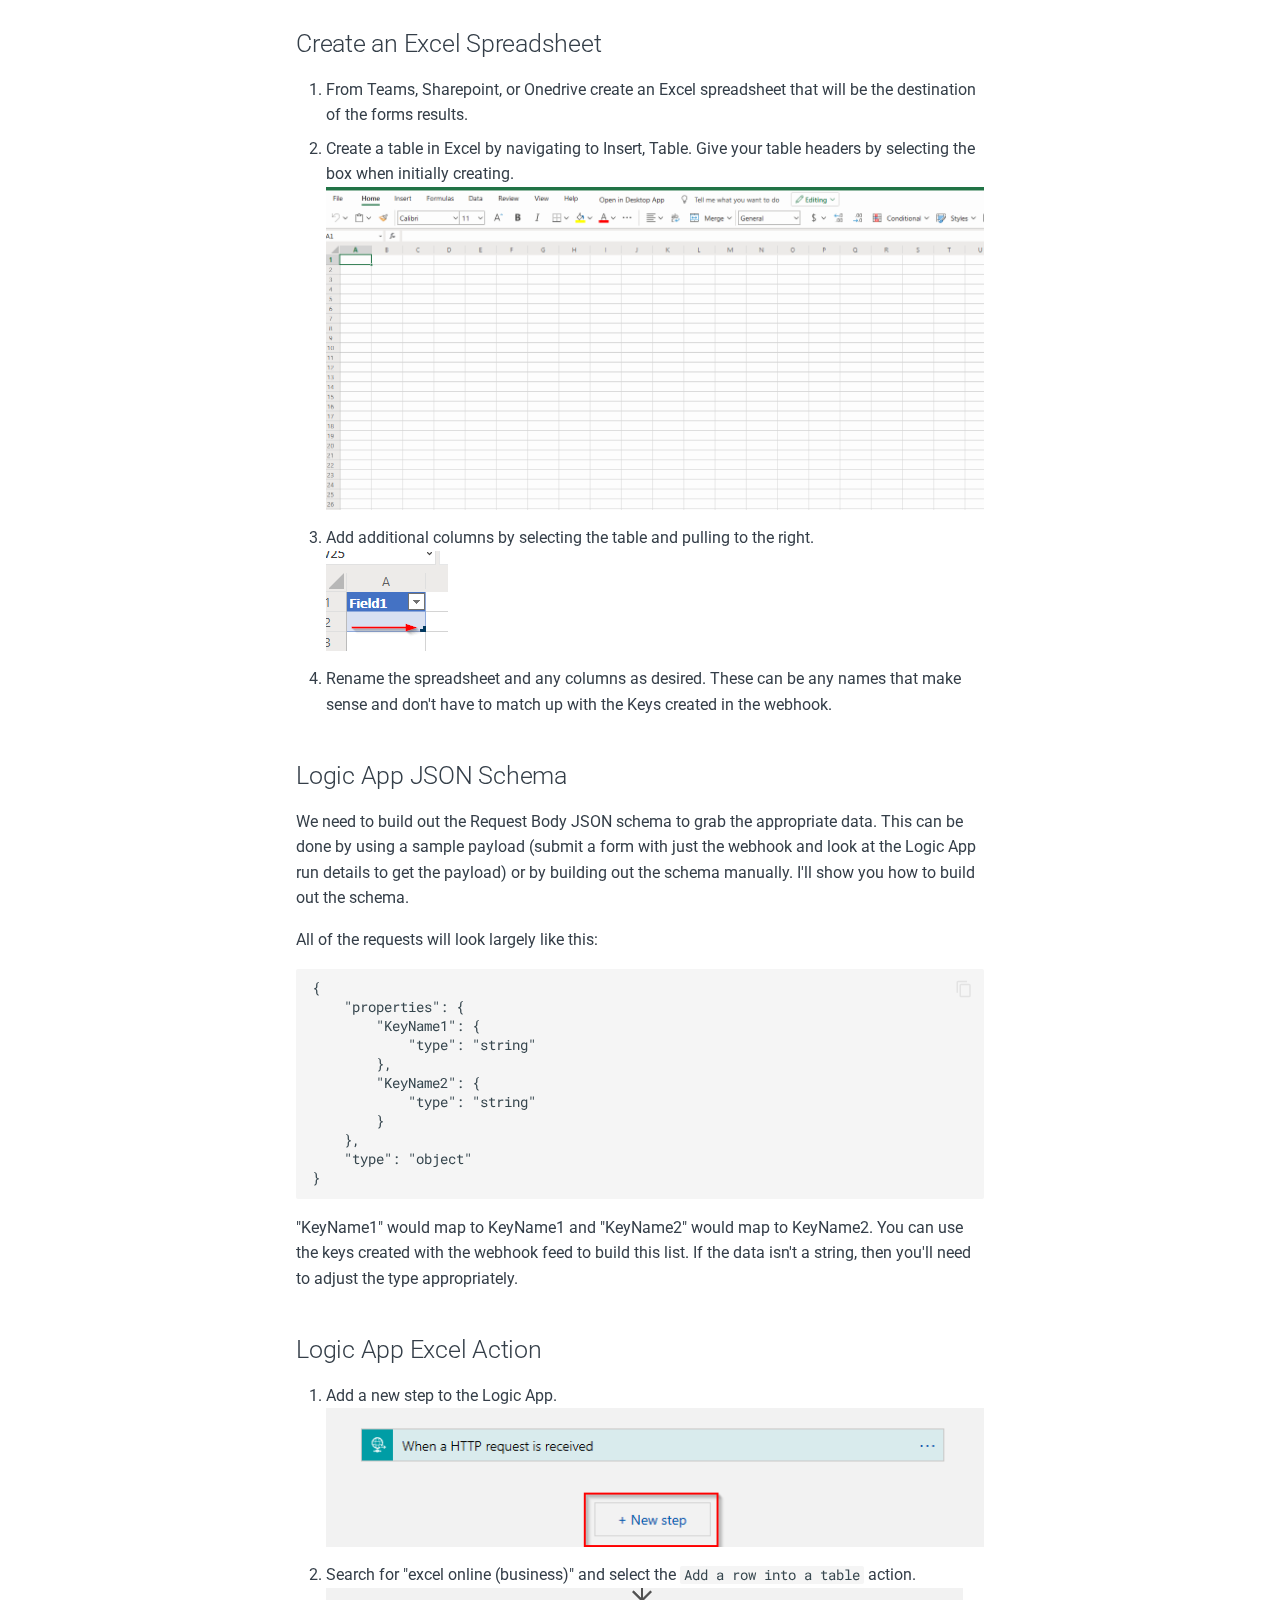
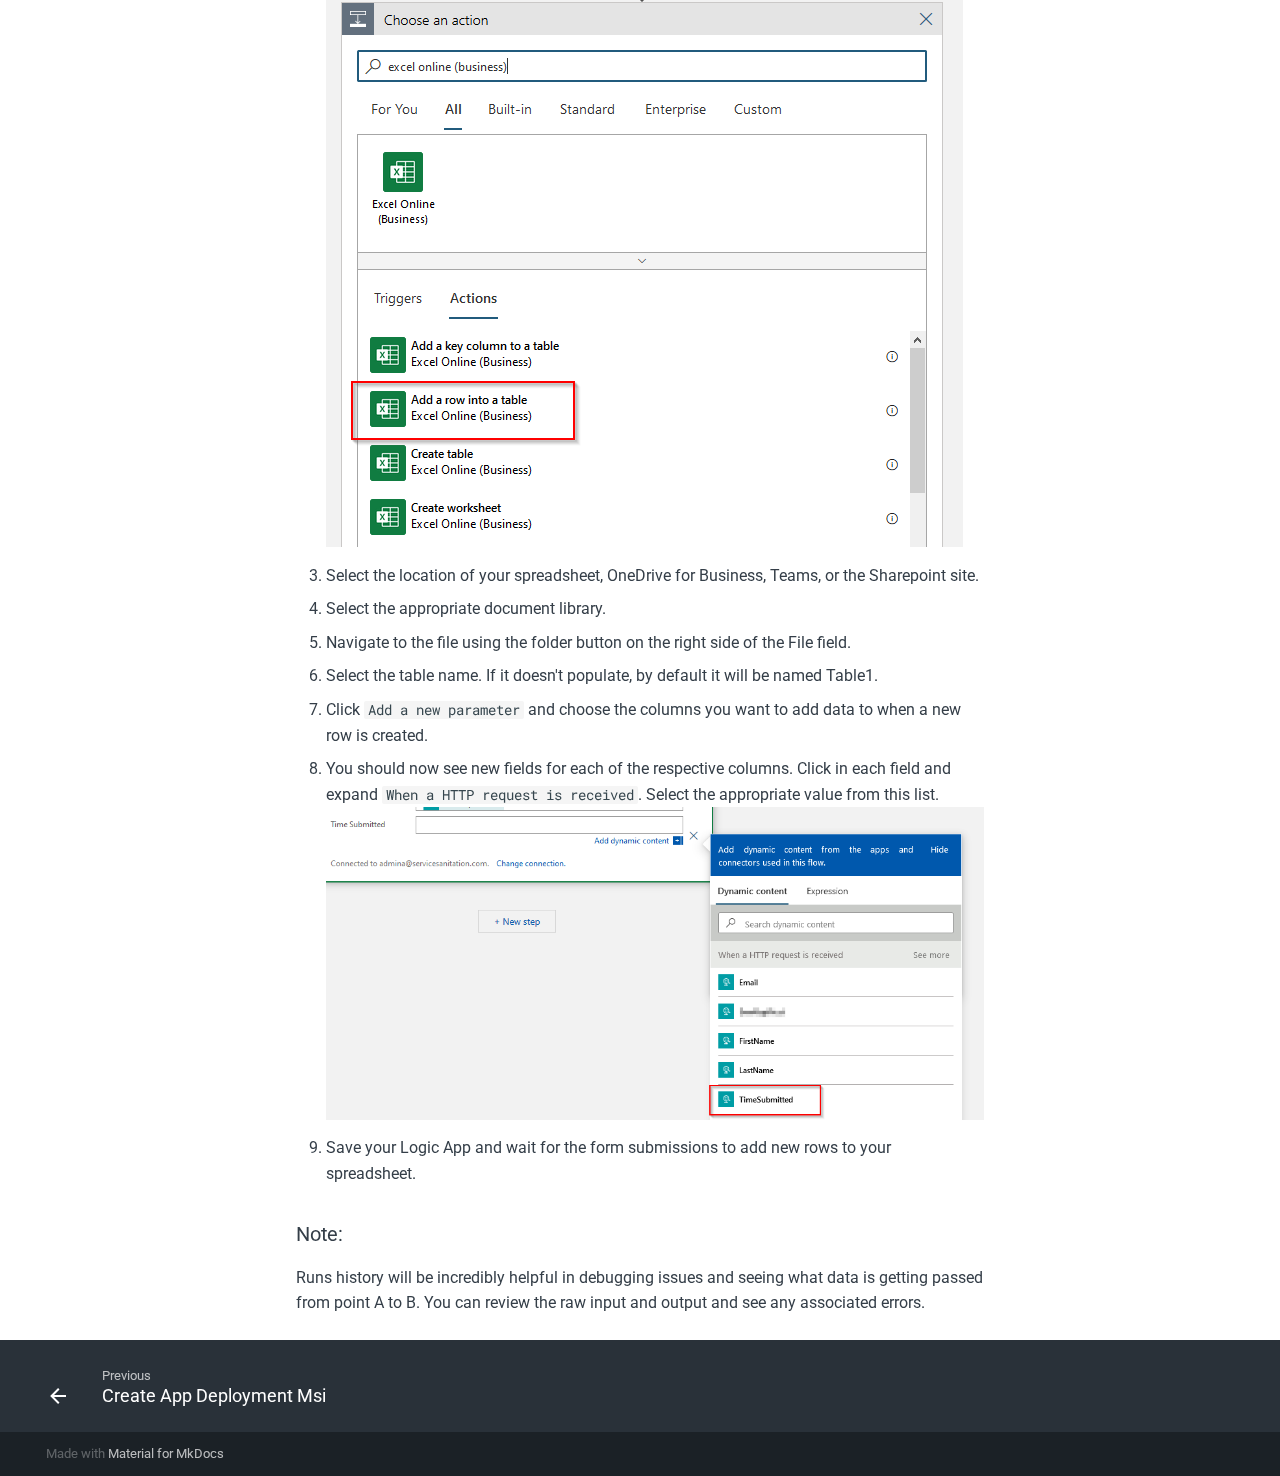
<file: wordpress/SendGravityFormsSubmissionstoExcel/index.html>
<!doctype html>
<html lang="en" class="no-js">
  <head>
    
      <meta charset="utf-8">
      <meta name="viewport" content="width=device-width,initial-scale=1">
      
      
      
      <link rel="shortcut icon" href="../../assets/images/favicon.png">
      <meta name="generator" content="mkdocs-1.1.2, mkdocs-material-5.5.12">
    
    
      
        <title>Send Gravity Forms Submissions to Excel - Docs</title>
      
    
    
      <link rel="stylesheet" href="../../assets/stylesheets/main.4dd2dd8d.min.css">
      
      
    
    
    
      
        <link href="https://fonts.gstatic.com" rel="preconnect" crossorigin>
        <link rel="stylesheet" href="https://fonts.googleapis.com/css?family=Roboto:300,400,400i,700%7CRoboto+Mono&display=fallback">
        <style>body,input{font-family:"Roboto",-apple-system,BlinkMacSystemFont,Helvetica,Arial,sans-serif}code,kbd,pre{font-family:"Roboto Mono",SFMono-Regular,Consolas,Menlo,monospace}</style>
      
    
    
    
      <link rel="stylesheet" href="../../stylesheets/extra.css">
    
    
      
    
    
  </head>
  
  
    <body dir="ltr">
  
    
    <input class="md-toggle" data-md-toggle="drawer" type="checkbox" id="__drawer" autocomplete="off">
    <input class="md-toggle" data-md-toggle="search" type="checkbox" id="__search" autocomplete="off">
    <label class="md-overlay" for="__drawer"></label>
    <div data-md-component="skip">
      
        
        <a href="#send-gravityforms-submissions-to-excel-online" class="md-skip">
          Skip to content
        </a>
      
    </div>
    <div data-md-component="announce">
      
    </div>
    
      <header class="md-header" data-md-component="header">
  <nav class="md-header-nav md-grid" aria-label="Header">
    <a href="../.." title="Docs" class="md-header-nav__button md-logo" aria-label="Docs">
      
  
  <svg xmlns="http://www.w3.org/2000/svg" viewBox="0 0 24 24"><path d="M12 8a3 3 0 003-3 3 3 0 00-3-3 3 3 0 00-3 3 3 3 0 003 3m0 3.54C9.64 9.35 6.5 8 3 8v11c3.5 0 6.64 1.35 9 3.54 2.36-2.19 5.5-3.54 9-3.54V8c-3.5 0-6.64 1.35-9 3.54z"/></svg>

    </a>
    <label class="md-header-nav__button md-icon" for="__drawer">
      <svg xmlns="http://www.w3.org/2000/svg" viewBox="0 0 24 24"><path d="M3 6h18v2H3V6m0 5h18v2H3v-2m0 5h18v2H3v-2z"/></svg>
    </label>
    <div class="md-header-nav__title" data-md-component="header-title">
      
        <div class="md-header-nav__ellipsis">
          <span class="md-header-nav__topic md-ellipsis">
            Docs
          </span>
          <span class="md-header-nav__topic md-ellipsis">
            
              Send Gravity Forms Submissions to Excel
            
          </span>
        </div>
      
    </div>
    
      <label class="md-header-nav__button md-icon" for="__search">
        <svg xmlns="http://www.w3.org/2000/svg" viewBox="0 0 24 24"><path d="M9.5 3A6.5 6.5 0 0116 9.5c0 1.61-.59 3.09-1.56 4.23l.27.27h.79l5 5-1.5 1.5-5-5v-.79l-.27-.27A6.516 6.516 0 019.5 16 6.5 6.5 0 013 9.5 6.5 6.5 0 019.5 3m0 2C7 5 5 7 5 9.5S7 14 9.5 14 14 12 14 9.5 12 5 9.5 5z"/></svg>
      </label>
      
<div class="md-search" data-md-component="search" role="dialog">
  <label class="md-search__overlay" for="__search"></label>
  <div class="md-search__inner" role="search">
    <form class="md-search__form" name="search">
      <input type="text" class="md-search__input" name="query" aria-label="Search" placeholder="Search" autocapitalize="off" autocorrect="off" autocomplete="off" spellcheck="false" data-md-component="search-query" data-md-state="active">
      <label class="md-search__icon md-icon" for="__search">
        <svg xmlns="http://www.w3.org/2000/svg" viewBox="0 0 24 24"><path d="M9.5 3A6.5 6.5 0 0116 9.5c0 1.61-.59 3.09-1.56 4.23l.27.27h.79l5 5-1.5 1.5-5-5v-.79l-.27-.27A6.516 6.516 0 019.5 16 6.5 6.5 0 013 9.5 6.5 6.5 0 019.5 3m0 2C7 5 5 7 5 9.5S7 14 9.5 14 14 12 14 9.5 12 5 9.5 5z"/></svg>
        <svg xmlns="http://www.w3.org/2000/svg" viewBox="0 0 24 24"><path d="M20 11v2H8l5.5 5.5-1.42 1.42L4.16 12l7.92-7.92L13.5 5.5 8 11h12z"/></svg>
      </label>
      <button type="reset" class="md-search__icon md-icon" aria-label="Clear" data-md-component="search-reset" tabindex="-1">
        <svg xmlns="http://www.w3.org/2000/svg" viewBox="0 0 24 24"><path d="M19 6.41L17.59 5 12 10.59 6.41 5 5 6.41 10.59 12 5 17.59 6.41 19 12 13.41 17.59 19 19 17.59 13.41 12 19 6.41z"/></svg>
      </button>
    </form>
    <div class="md-search__output">
      <div class="md-search__scrollwrap" data-md-scrollfix>
        <div class="md-search-result" data-md-component="search-result">
          <div class="md-search-result__meta">
            Initializing search
          </div>
          <ol class="md-search-result__list"></ol>
        </div>
      </div>
    </div>
  </div>
</div>
    
    
      <div class="md-header-nav__source">
        
<a href="https://github.com/KSMC-TS/docs/" title="Go to repository" class="md-source">
  <div class="md-source__icon md-icon">
    
    <svg xmlns="http://www.w3.org/2000/svg" viewBox="0 0 496 512"><path d="M165.9 397.4c0 2-2.3 3.6-5.2 3.6-3.3.3-5.6-1.3-5.6-3.6 0-2 2.3-3.6 5.2-3.6 3-.3 5.6 1.3 5.6 3.6zm-31.1-4.5c-.7 2 1.3 4.3 4.3 4.9 2.6 1 5.6 0 6.2-2s-1.3-4.3-4.3-5.2c-2.6-.7-5.5.3-6.2 2.3zm44.2-1.7c-2.9.7-4.9 2.6-4.6 4.9.3 2 2.9 3.3 5.9 2.6 2.9-.7 4.9-2.6 4.6-4.6-.3-1.9-3-3.2-5.9-2.9zM244.8 8C106.1 8 0 113.3 0 252c0 110.9 69.8 205.8 169.5 239.2 12.8 2.3 17.3-5.6 17.3-12.1 0-6.2-.3-40.4-.3-61.4 0 0-70 15-84.7-29.8 0 0-11.4-29.1-27.8-36.6 0 0-22.9-15.7 1.6-15.4 0 0 24.9 2 38.6 25.8 21.9 38.6 58.6 27.5 72.9 20.9 2.3-16 8.8-27.1 16-33.7-55.9-6.2-112.3-14.3-112.3-110.5 0-27.5 7.6-41.3 23.6-58.9-2.6-6.5-11.1-33.3 2.6-67.9 20.9-6.5 69 27 69 27 20-5.6 41.5-8.5 62.8-8.5s42.8 2.9 62.8 8.5c0 0 48.1-33.6 69-27 13.7 34.7 5.2 61.4 2.6 67.9 16 17.7 25.8 31.5 25.8 58.9 0 96.5-58.9 104.2-114.8 110.5 9.2 7.9 17 22.9 17 46.4 0 33.7-.3 75.4-.3 83.6 0 6.5 4.6 14.4 17.3 12.1C428.2 457.8 496 362.9 496 252 496 113.3 383.5 8 244.8 8zM97.2 352.9c-1.3 1-1 3.3.7 5.2 1.6 1.6 3.9 2.3 5.2 1 1.3-1 1-3.3-.7-5.2-1.6-1.6-3.9-2.3-5.2-1zm-10.8-8.1c-.7 1.3.3 2.9 2.3 3.9 1.6 1 3.6.7 4.3-.7.7-1.3-.3-2.9-2.3-3.9-2-.6-3.6-.3-4.3.7zm32.4 35.6c-1.6 1.3-1 4.3 1.3 6.2 2.3 2.3 5.2 2.6 6.5 1 1.3-1.3.7-4.3-1.3-6.2-2.2-2.3-5.2-2.6-6.5-1zm-11.4-14.7c-1.6 1-1.6 3.6 0 5.9 1.6 2.3 4.3 3.3 5.6 2.3 1.6-1.3 1.6-3.9 0-6.2-1.4-2.3-4-3.3-5.6-2z"/></svg>
  </div>
  <div class="md-source__repository">
    GitHub
  </div>
</a>
      </div>
    
  </nav>
</header>
    
    <div class="md-container" data-md-component="container">
      
        
      
      
        
      
      <main class="md-main" data-md-component="main">
        <div class="md-main__inner md-grid">
          
            
              <div class="md-sidebar md-sidebar--primary" data-md-component="navigation">
                <div class="md-sidebar__scrollwrap">
                  <div class="md-sidebar__inner">
                    <nav class="md-nav md-nav--primary" aria-label="Navigation" data-md-level="0">
  <label class="md-nav__title" for="__drawer">
    <a href="../.." title="Docs" class="md-nav__button md-logo" aria-label="Docs">
      
  
  <svg xmlns="http://www.w3.org/2000/svg" viewBox="0 0 24 24"><path d="M12 8a3 3 0 003-3 3 3 0 00-3-3 3 3 0 00-3 3 3 3 0 003 3m0 3.54C9.64 9.35 6.5 8 3 8v11c3.5 0 6.64 1.35 9 3.54 2.36-2.19 5.5-3.54 9-3.54V8c-3.5 0-6.64 1.35-9 3.54z"/></svg>

    </a>
    Docs
  </label>
  
    <div class="md-nav__source">
      
<a href="https://github.com/KSMC-TS/docs/" title="Go to repository" class="md-source">
  <div class="md-source__icon md-icon">
    
    <svg xmlns="http://www.w3.org/2000/svg" viewBox="0 0 496 512"><path d="M165.9 397.4c0 2-2.3 3.6-5.2 3.6-3.3.3-5.6-1.3-5.6-3.6 0-2 2.3-3.6 5.2-3.6 3-.3 5.6 1.3 5.6 3.6zm-31.1-4.5c-.7 2 1.3 4.3 4.3 4.9 2.6 1 5.6 0 6.2-2s-1.3-4.3-4.3-5.2c-2.6-.7-5.5.3-6.2 2.3zm44.2-1.7c-2.9.7-4.9 2.6-4.6 4.9.3 2 2.9 3.3 5.9 2.6 2.9-.7 4.9-2.6 4.6-4.6-.3-1.9-3-3.2-5.9-2.9zM244.8 8C106.1 8 0 113.3 0 252c0 110.9 69.8 205.8 169.5 239.2 12.8 2.3 17.3-5.6 17.3-12.1 0-6.2-.3-40.4-.3-61.4 0 0-70 15-84.7-29.8 0 0-11.4-29.1-27.8-36.6 0 0-22.9-15.7 1.6-15.4 0 0 24.9 2 38.6 25.8 21.9 38.6 58.6 27.5 72.9 20.9 2.3-16 8.8-27.1 16-33.7-55.9-6.2-112.3-14.3-112.3-110.5 0-27.5 7.6-41.3 23.6-58.9-2.6-6.5-11.1-33.3 2.6-67.9 20.9-6.5 69 27 69 27 20-5.6 41.5-8.5 62.8-8.5s42.8 2.9 62.8 8.5c0 0 48.1-33.6 69-27 13.7 34.7 5.2 61.4 2.6 67.9 16 17.7 25.8 31.5 25.8 58.9 0 96.5-58.9 104.2-114.8 110.5 9.2 7.9 17 22.9 17 46.4 0 33.7-.3 75.4-.3 83.6 0 6.5 4.6 14.4 17.3 12.1C428.2 457.8 496 362.9 496 252 496 113.3 383.5 8 244.8 8zM97.2 352.9c-1.3 1-1 3.3.7 5.2 1.6 1.6 3.9 2.3 5.2 1 1.3-1 1-3.3-.7-5.2-1.6-1.6-3.9-2.3-5.2-1zm-10.8-8.1c-.7 1.3.3 2.9 2.3 3.9 1.6 1 3.6.7 4.3-.7.7-1.3-.3-2.9-2.3-3.9-2-.6-3.6-.3-4.3.7zm32.4 35.6c-1.6 1.3-1 4.3 1.3 6.2 2.3 2.3 5.2 2.6 6.5 1 1.3-1.3.7-4.3-1.3-6.2-2.2-2.3-5.2-2.6-6.5-1zm-11.4-14.7c-1.6 1-1.6 3.6 0 5.9 1.6 2.3 4.3 3.3 5.6 2.3 1.6-1.3 1.6-3.9 0-6.2-1.4-2.3-4-3.3-5.6-2z"/></svg>
  </div>
  <div class="md-source__repository">
    GitHub
  </div>
</a>
    </div>
  
  <ul class="md-nav__list" data-md-scrollfix>
    
      
      
      


  <li class="md-nav__item">
    <a href="../../index.html" title="Home" class="md-nav__link">
      Home
    </a>
  </li>

    
      
      
      


  <li class="md-nav__item md-nav__item--nested">
    
      <input class="md-nav__toggle md-toggle" data-md-toggle="nav-2" type="checkbox" id="nav-2">
    
    <label class="md-nav__link" for="nav-2">
      Fortinet
      <span class="md-nav__icon md-icon"></span>
    </label>
    <nav class="md-nav" aria-label="Fortinet" data-md-level="1">
      <label class="md-nav__title" for="nav-2">
        <span class="md-nav__icon md-icon"></span>
        Fortinet
      </label>
      <ul class="md-nav__list" data-md-scrollfix>
        
        
          
          
          


  <li class="md-nav__item">
    <a href="../../fortinet/AutomatedCertificateRenewal/index.html" title="Automated Certificate Renewal" class="md-nav__link">
      Automated Certificate Renewal
    </a>
  </li>

        
      </ul>
    </nav>
  </li>

    
      
      
      


  <li class="md-nav__item md-nav__item--nested">
    
      <input class="md-nav__toggle md-toggle" data-md-toggle="nav-3" type="checkbox" id="nav-3">
    
    <label class="md-nav__link" for="nav-3">
      Intune
      <span class="md-nav__icon md-icon"></span>
    </label>
    <nav class="md-nav" aria-label="Intune" data-md-level="1">
      <label class="md-nav__title" for="nav-3">
        <span class="md-nav__icon md-icon"></span>
        Intune
      </label>
      <ul class="md-nav__list" data-md-scrollfix>
        
        
          
          
          


  <li class="md-nav__item">
    <a href="../../intune/CreateAppDeploymentMsi/index.html" title="Create App Deployment Msi" class="md-nav__link">
      Create App Deployment Msi
    </a>
  </li>

        
      </ul>
    </nav>
  </li>

    
      
      
      

  


  <li class="md-nav__item md-nav__item--active md-nav__item--nested">
    
      <input class="md-nav__toggle md-toggle" data-md-toggle="nav-4" type="checkbox" id="nav-4" checked>
    
    <label class="md-nav__link" for="nav-4">
      Wordpress
      <span class="md-nav__icon md-icon"></span>
    </label>
    <nav class="md-nav" aria-label="Wordpress" data-md-level="1">
      <label class="md-nav__title" for="nav-4">
        <span class="md-nav__icon md-icon"></span>
        Wordpress
      </label>
      <ul class="md-nav__list" data-md-scrollfix>
        
        
          
          
          

  


  <li class="md-nav__item md-nav__item--active">
    
    <input class="md-nav__toggle md-toggle" data-md-toggle="toc" type="checkbox" id="__toc">
    
      
    
    
      <label class="md-nav__link md-nav__link--active" for="__toc">
        Send Gravity Forms Submissions to Excel
        <span class="md-nav__icon md-icon"></span>
      </label>
    
    <a href="index.html" title="Send Gravity Forms Submissions to Excel" class="md-nav__link md-nav__link--active">
      Send Gravity Forms Submissions to Excel
    </a>
    
      
<nav class="md-nav md-nav--secondary" aria-label="Table of contents">
  
  
    
  
  
    <label class="md-nav__title" for="__toc">
      <span class="md-nav__icon md-icon"></span>
      Table of contents
    </label>
    <ul class="md-nav__list" data-md-scrollfix>
      
        <li class="md-nav__item">
  <a href="#prerequisites" class="md-nav__link">
    Prerequisites:
  </a>
  
</li>
      
        <li class="md-nav__item">
  <a href="#creating-a-logic-app" class="md-nav__link">
    Creating a Logic App
  </a>
  
</li>
      
        <li class="md-nav__item">
  <a href="#creating-a-webhook-feed" class="md-nav__link">
    Creating a Webhook Feed
  </a>
  
</li>
      
        <li class="md-nav__item">
  <a href="#create-an-excel-spreadsheet" class="md-nav__link">
    Create an Excel Spreadsheet
  </a>
  
</li>
      
        <li class="md-nav__item">
  <a href="#logic-app-json-schema" class="md-nav__link">
    Logic App JSON Schema
  </a>
  
</li>
      
        <li class="md-nav__item">
  <a href="#logic-app-excel-action" class="md-nav__link">
    Logic App Excel Action
  </a>
  
    <nav class="md-nav" aria-label="Logic App Excel Action">
      <ul class="md-nav__list">
        
          <li class="md-nav__item">
  <a href="#note" class="md-nav__link">
    Note:
  </a>
  
</li>
        
      </ul>
    </nav>
  
</li>
      
    </ul>
  
</nav>
    
  </li>

        
      </ul>
    </nav>
  </li>

    
  </ul>
</nav>
                  </div>
                </div>
              </div>
            
            
              <div class="md-sidebar md-sidebar--secondary" data-md-component="toc">
                <div class="md-sidebar__scrollwrap">
                  <div class="md-sidebar__inner">
                    
<nav class="md-nav md-nav--secondary" aria-label="Table of contents">
  
  
    
  
  
    <label class="md-nav__title" for="__toc">
      <span class="md-nav__icon md-icon"></span>
      Table of contents
    </label>
    <ul class="md-nav__list" data-md-scrollfix>
      
        <li class="md-nav__item">
  <a href="#prerequisites" class="md-nav__link">
    Prerequisites:
  </a>
  
</li>
      
        <li class="md-nav__item">
  <a href="#creating-a-logic-app" class="md-nav__link">
    Creating a Logic App
  </a>
  
</li>
      
        <li class="md-nav__item">
  <a href="#creating-a-webhook-feed" class="md-nav__link">
    Creating a Webhook Feed
  </a>
  
</li>
      
        <li class="md-nav__item">
  <a href="#create-an-excel-spreadsheet" class="md-nav__link">
    Create an Excel Spreadsheet
  </a>
  
</li>
      
        <li class="md-nav__item">
  <a href="#logic-app-json-schema" class="md-nav__link">
    Logic App JSON Schema
  </a>
  
</li>
      
        <li class="md-nav__item">
  <a href="#logic-app-excel-action" class="md-nav__link">
    Logic App Excel Action
  </a>
  
    <nav class="md-nav" aria-label="Logic App Excel Action">
      <ul class="md-nav__list">
        
          <li class="md-nav__item">
  <a href="#note" class="md-nav__link">
    Note:
  </a>
  
</li>
        
      </ul>
    </nav>
  
</li>
      
    </ul>
  
</nav>
                  </div>
                </div>
              </div>
            
          
          <div class="md-content">
            <article class="md-content__inner md-typeset">
              
                
                  <a href="https://github.com/KSMC-TS/docs/edit/master/docs/wordpress/SendGravityFormsSubmissionstoExcel/index.md" title="Edit this page" class="md-content__button md-icon">
                    <svg xmlns="http://www.w3.org/2000/svg" viewBox="0 0 24 24"><path d="M20.71 7.04c.39-.39.39-1.04 0-1.41l-2.34-2.34c-.37-.39-1.02-.39-1.41 0l-1.84 1.83 3.75 3.75M3 17.25V21h3.75L17.81 9.93l-3.75-3.75L3 17.25z"/></svg>
                  </a>
                
                
                  
                
                
                <h1 id="send-gravityforms-submissions-to-excel-online">Send GravityForms Submissions to Excel Online</h1>
<h3 id="prerequisites">Prerequisites:</h3>
<ul>
<li>GravityForms Elite subscription</li>
<li>Azure subscription</li>
<li>Form is already created</li>
<li>GravityForms Webhook Addin is already installed</li>
<li>Excel spreadsheet with table created in Sharepoint/Teams/OneDrive</li>
</ul>
<h2 id="creating-a-logic-app">Creating a Logic App</h2>
<ol>
<li>Within the Azure portal, search for Logic App and select the Marketplace option - Logic App. <img src=LogicApp_1.png alt="Search, Logic App, Marketplace"/></li>
<li>Select the appropriate subscription, resource group (or create a new resource group), create a Logic App name, select the location (region is the default and applies to most situations) and the related datacenter. <img src=LogicApp_2.png alt="Logic App resource creation"/></li>
<li>Assign tags as needed such as company:nameofcompanytobillback.</li>
<li>Review and create the resource.</li>
<li>Within the resource, you should be prompted to start with a common trigger, select "When a HTTP request is received". <img src=LogicApp_5.png alt="Logic App HTTP request"/></li>
<li>Save the Logic App design - this should generate your HTTP Post URL to be used later on. <img src="LogicApp_6.png" alt="Logic App get webhook url"/></li>
</ol>
<h2 id="creating-a-webhook-feed">Creating a Webhook Feed</h2>
<ol>
<li>Within the form editor, navigate to Settings &gt; Webhooks </br> <img src="WebhookFeed_1.png" alt="GravityForms Form Settings Webhooks"></li>
<li>Add a new webhook feed.</li>
<li>Select a name for the feed - I would recommend the name of the form.</li>
<li>Take the HTTP Post URL from the Logic App setup and paste into the Request URL field. You may need to modify the sp value as shown to remove %2F and replace with / as %2F will cause an error on creation.
<code>https://prod.../workflows/.../triggers/manual/paths/invoke?api-version=2016-10-01&amp;sp=%2Ftriggers%2Fmanual%2Frun&amp;sv=1.0...</code> to <code>https://prod.../workflows/.../triggers/manual/paths/invoke?api-version=2016-10-01&amp;sp=/triggers/manual/run&amp;sv=1.0...</code></li>
<li>Select your fields that you'd like to include as part of your POST request. You can choose to include All Fields or Select Fields. All Fields will include all visible form fields as well as Entry ID, Source IP, etc. Take note of your Key:Value mappings. </br> <img src="WebhookFeed_2.png" alt="Request Body options and Field Values"/></li>
<li>Update Settings.</li>
</ol>
<h2 id="create-an-excel-spreadsheet">Create an Excel Spreadsheet</h2>
<ol>
<li>From Teams, Sharepoint, or Onedrive create an Excel spreadsheet that will be the destination of the forms results.</li>
<li>Create a table in Excel by navigating to Insert, Table. Give your table headers by selecting the box when initially creating. </br> <img src="ExcelTable.gif" alt="Excel, Insert, Table, Data has headers, create."/></li>
<li>Add additional columns by selecting the table and pulling to the right. </br> <img src="ExcelTable_1.png" alt="Add column to Excel table"/></li>
<li>Rename the spreadsheet and any columns as desired. These can be any names that make sense and don't have to match up with the Keys created in the webhook.</li>
</ol>
<h2 id="logic-app-json-schema">Logic App JSON Schema</h2>
<p>We need to build out the Request Body JSON schema to grab the appropriate data. This can be done by using a sample payload (submit a form with just the webhook and look at the Logic App run details to get the payload) or by building out the schema manually. I'll show you how to build out the schema.</p>
<p>All of the requests will look largely like this:</p>
<pre><code>{
    &quot;properties&quot;: {
        &quot;KeyName1&quot;: {
            &quot;type&quot;: &quot;string&quot;
        },
        &quot;KeyName2&quot;: {
            &quot;type&quot;: &quot;string&quot;
        }
    },
    &quot;type&quot;: &quot;object&quot;
}
</code></pre>

<p>"KeyName1" would map to KeyName1 and "KeyName2" would map to KeyName2. You can use the keys created with the webhook feed to build this list. If the data isn't a string, then you'll need to adjust the type appropriately.</p>
<h2 id="logic-app-excel-action">Logic App Excel Action</h2>
<ol>
<li>Add a new step to the Logic App. </br> <img src="LogicAppExcelAction_1.png" alt="Logic Apps New Step"/></li>
<li>Search for "excel online (business)" and select the <code>Add a row into a table</code> action. </br> <img src="LogicAppExcelAction_2.png" alt="Action step Add a row into a table"/></li>
<li>Select the location of your spreadsheet, OneDrive for Business, Teams, or the Sharepoint site.</li>
<li>Select the appropriate document library.</li>
<li>Navigate to the file using the folder button on the right side of the File field.</li>
<li>Select the table name. If it doesn't populate, by default it will be named Table1.</li>
<li>Click <code>Add a new parameter</code> and choose the columns you want to add data to when a new row is created.</li>
<li>You should now see new fields for each of the respective columns. Click in each field and expand <code>When a HTTP request is received</code>. Select the appropriate value from this list. </br> <img src="LogicAppExcelAction_3.png" alt="Excel action field, dynamic content, HTTP request received values"/></li>
<li>Save your Logic App and wait for the form submissions to add new rows to your spreadsheet.</li>
</ol>
<h3 id="note">Note:</h3>
<p>Runs history will be incredibly helpful in debugging issues and seeing what data is getting passed from point A to B. You can review the raw input and output and see any associated errors.</p>
                
              
              
                


              
            </article>
          </div>
        </div>
      </main>
      
        
<footer class="md-footer">
  
    <div class="md-footer-nav">
      <nav class="md-footer-nav__inner md-grid" aria-label="Footer">
        
          <a href="../../intune/CreateAppDeploymentMsi/index.html" title="Create App Deployment Msi" class="md-footer-nav__link md-footer-nav__link--prev" rel="prev">
            <div class="md-footer-nav__button md-icon">
              <svg xmlns="http://www.w3.org/2000/svg" viewBox="0 0 24 24"><path d="M20 11v2H8l5.5 5.5-1.42 1.42L4.16 12l7.92-7.92L13.5 5.5 8 11h12z"/></svg>
            </div>
            <div class="md-footer-nav__title">
              <div class="md-ellipsis">
                <span class="md-footer-nav__direction">
                  Previous
                </span>
                Create App Deployment Msi
              </div>
            </div>
          </a>
        
        
      </nav>
    </div>
  
  <div class="md-footer-meta md-typeset">
    <div class="md-footer-meta__inner md-grid">
      <div class="md-footer-copyright">
        
        Made with
        <a href="https://squidfunk.github.io/mkdocs-material/" target="_blank" rel="noopener">
          Material for MkDocs
        </a>
      </div>
      
    </div>
  </div>
</footer>
      
    </div>
    
      <script src="../../assets/javascripts/vendor.3636a4ec.min.js"></script>
      <script src="../../assets/javascripts/bundle.e9fe3281.min.js"></script><script id="__lang" type="application/json">{"clipboard.copy": "Copy to clipboard", "clipboard.copied": "Copied to clipboard", "search.config.lang": "en", "search.config.pipeline": "trimmer, stopWordFilter", "search.config.separator": "[\\s\\-]+", "search.result.placeholder": "Type to start searching", "search.result.none": "No matching documents", "search.result.one": "1 matching document", "search.result.other": "# matching documents"}</script>
      
      <script>
        app = initialize({
          base: "../..",
          features: ["instant"],
          search: Object.assign({
            worker: "../../assets/javascripts/worker/search.5eca75d3.min.js"
          }, typeof search !== "undefined" && search)
        })
      </script>
      
    
  </body>
</html>
</file>
<file: stylesheets/extra.css>
:root {
    --md-primary-fg-color: #343E48;
    --md-primary-fg-color--light: #70777E;
    --md-primary-fg-color--dark: #293139;
    --md-default-fg-color: #343E48;
}

.md-footer {
    background-color: var(--md-primary-fg-color--dark);
}
</file>
<file: assets/stylesheets/main.4dd2dd8d.min.css>
html{box-sizing:border-box}*,*::before,*::after{box-sizing:inherit}html{-webkit-text-size-adjust:none;-moz-text-size-adjust:none;-ms-text-size-adjust:none;text-size-adjust:none}body{margin:0}hr{box-sizing:content-box;overflow:visible}a,button,label,input{-webkit-tap-highlight-color:transparent}a{color:inherit;text-decoration:none}small{font-size:80%}sub,sup{line-height:1em}img{border-style:none}table{border-collapse:separate;border-spacing:0}td,th{font-weight:normal;vertical-align:top}button{margin:0;padding:0;font-size:inherit;background:transparent;border:0}input{border:0;outline:none}:root{--md-default-fg-color: hsla(0, 0%, 0%, 0.87);--md-default-fg-color--light: hsla(0, 0%, 0%, 0.54);--md-default-fg-color--lighter: hsla(0, 0%, 0%, 0.32);--md-default-fg-color--lightest: hsla(0, 0%, 0%, 0.07);--md-default-bg-color: hsla(0, 0%, 100%, 1);--md-default-bg-color--light: hsla(0, 0%, 100%, 0.7);--md-default-bg-color--lighter: hsla(0, 0%, 100%, 0.3);--md-default-bg-color--lightest: hsla(0, 0%, 100%, 0.12);--md-primary-fg-color: hsla(231, 48%, 48%, 1);--md-primary-fg-color--light: hsla(230, 44%, 64%, 1);--md-primary-fg-color--dark: hsla(232, 54%, 41%, 1);--md-primary-bg-color: hsla(0, 0%, 100%, 1);--md-primary-bg-color--light: hsla(0, 0%, 100%, 0.7);--md-accent-fg-color: hsla(231, 99%, 66%, 1);--md-accent-fg-color--transparent: hsla(231, 99%, 66%, 0.1);--md-accent-bg-color: hsla(0, 0%, 100%, 1);--md-accent-bg-color--light: hsla(0, 0%, 100%, 0.7)}:root>*{--md-code-fg-color: hsla(200, 18%, 26%, 1);--md-code-bg-color: hsla(0, 0%, 96%, 1);--md-code-hl-color: hsla(60, 100%, 50%, 0.5);--md-code-hl-number-color: hsla(0, 67%, 50%, 1);--md-code-hl-special-color: hsla(340, 83%, 47%, 1);--md-code-hl-function-color: hsla(291, 45%, 50%, 1);--md-code-hl-constant-color: hsla(250, 63%, 60%, 1);--md-code-hl-keyword-color: hsla(219, 54%, 51%, 1);--md-code-hl-string-color: hsla(150, 63%, 30%, 1);--md-code-hl-name-color: var(--md-code-fg-color);--md-code-hl-operator-color: var(--md-default-fg-color--light);--md-code-hl-punctuation-color: var(--md-default-fg-color--light);--md-code-hl-comment-color: var(--md-default-fg-color--light);--md-code-hl-generic-color: var(--md-default-fg-color--light);--md-code-hl-variable-color: var(--md-default-fg-color--light);--md-typeset-color: var(--md-default-fg-color);--md-typeset-a-color: var(--md-primary-fg-color);--md-typeset-mark-color: hsla(60, 100%, 50%, 0.5);--md-typeset-del-color: hsla(6, 90%, 60%, 0.15);--md-typeset-ins-color: hsla(150, 90%, 44%, 0.15);--md-typeset-kbd-color: hsla(0, 0%, 98%, 1);--md-typeset-kbd-accent-color: hsla(0, 100%, 100%, 1);--md-typeset-kbd-border-color: hsla(0, 0%, 72%, 1);--md-admonition-fg-color: var(--md-default-fg-color);--md-admonition-bg-color: var(--md-default-bg-color);--md-footer-fg-color: hsla(0, 0%, 100%, 1);--md-footer-fg-color--light: hsla(0, 0%, 100%, 0.7);--md-footer-fg-color--lighter: hsla(0, 0%, 100%, 0.3);--md-footer-bg-color: hsla(0, 0%, 0%, 0.87);--md-footer-bg-color--dark: hsla(0, 0%, 0%, 0.32)}.md-icon svg{display:block;width:1.2rem;height:1.2rem;margin:0 auto;fill:currentColor}body{-webkit-font-smoothing:antialiased;-moz-osx-font-smoothing:grayscale}body,input{color:var(--md-typeset-color);font-feature-settings:"kern","liga";font-family:-apple-system,BlinkMacSystemFont,Helvetica,Arial,sans-serif}code,pre,kbd{color:var(--md-typeset-color);font-feature-settings:"kern";font-family:SFMono-Regular,Consolas,Menlo,monospace}:root{--md-typeset-table--ascending: url('data:image/svg+xml;charset=utf-8,<svg xmlns="http://www.w3.org/2000/svg" viewBox="0 0 24 24"><path d="M11 4h2v12l5.5-5.5 1.42 1.42L12 19.84l-7.92-7.92L5.5 10.5 11 16V4z"/></svg>');--md-typeset-table--descending: url('data:image/svg+xml;charset=utf-8,<svg xmlns="http://www.w3.org/2000/svg" viewBox="0 0 24 24"><path d="M13 20h-2V8l-5.5 5.5-1.42-1.42L12 4.16l7.92 7.92-1.42 1.42L13 8v12z"/></svg>')}.md-typeset{font-size:.8rem;line-height:1.6;-webkit-print-color-adjust:exact;color-adjust:exact}@media print{.md-typeset{font-size:.68rem}}.md-typeset p,.md-typeset ul,.md-typeset ol,.md-typeset blockquote{margin:1em 0}.md-typeset h1{margin:0 0 1.25em;color:var(--md-default-fg-color--light);font-weight:300;font-size:2em;line-height:1.3;letter-spacing:-0.01em}.md-typeset h2{margin:1.6em 0 .64em;font-weight:300;font-size:1.5625em;line-height:1.4;letter-spacing:-0.01em}.md-typeset h3{margin:1.6em 0 .8em;font-weight:400;font-size:1.25em;line-height:1.5;letter-spacing:-0.01em}.md-typeset h2+h3{margin-top:.8em}.md-typeset h4{margin:1em 0;font-weight:700;letter-spacing:-0.01em}.md-typeset h5,.md-typeset h6{margin:1.25em 0;color:var(--md-default-fg-color--light);font-weight:700;font-size:.8em;letter-spacing:-0.01em}.md-typeset h5{text-transform:uppercase}.md-typeset hr{margin:1.5em 0;border-bottom:.05rem dotted var(--md-default-fg-color--lighter)}.md-typeset a{color:var(--md-typeset-a-color);word-break:break-word}.md-typeset a,.md-typeset a::before{transition:color 125ms}.md-typeset a:focus,.md-typeset a:hover{color:var(--md-accent-fg-color)}.md-typeset code,.md-typeset pre,.md-typeset kbd{color:var(--md-code-fg-color);direction:ltr}@media print{.md-typeset code,.md-typeset pre,.md-typeset kbd{white-space:pre-wrap}}.md-typeset code{padding:0 .2941176471em;font-size:.85em;word-break:break-word;background-color:var(--md-code-bg-color);border-radius:.1rem;-webkit-box-decoration-break:clone;box-decoration-break:clone}.md-typeset h1 code,.md-typeset h2 code,.md-typeset h3 code,.md-typeset h4 code,.md-typeset h5 code,.md-typeset h6 code{margin:initial;padding:initial;background-color:transparent;box-shadow:none}.md-typeset a>code{color:currentColor}.md-typeset pre{position:relative;margin:1em 0;line-height:1.4}.md-typeset pre>code{display:block;margin:0;padding:.7720588235em 1.1764705882em;overflow:auto;word-break:normal;box-shadow:none;-webkit-box-decoration-break:slice;box-decoration-break:slice;touch-action:auto;scrollbar-width:thin;scrollbar-color:var(--md-default-fg-color--lighter) transparent}.md-typeset pre>code:hover{scrollbar-color:var(--md-accent-fg-color) transparent}.md-typeset pre>code::-webkit-scrollbar{width:.2rem;height:.2rem}.md-typeset pre>code::-webkit-scrollbar-thumb{background-color:var(--md-default-fg-color--lighter)}.md-typeset pre>code::-webkit-scrollbar-thumb:hover{background-color:var(--md-accent-fg-color)}@media screen and (max-width: 44.9375em){.md-typeset>pre{margin:1em -0.8rem}.md-typeset>pre code{border-radius:0}}.md-typeset kbd{display:inline-block;padding:0 .6666666667em;color:var(--md-default-fg-color);font-size:.75em;vertical-align:text-top;word-break:break-word;background-color:var(--md-typeset-kbd-color);border-radius:.1rem;box-shadow:0 .1rem 0 .05rem var(--md-typeset-kbd-border-color),0 .1rem 0 var(--md-typeset-kbd-border-color),0 -0.1rem .2rem var(--md-typeset-kbd-accent-color) inset}.md-typeset mark{color:inherit;word-break:break-word;background-color:var(--md-typeset-mark-color);-webkit-box-decoration-break:clone;box-decoration-break:clone}.md-typeset abbr{text-decoration:none;border-bottom:.05rem dotted var(--md-default-fg-color--light);cursor:help}.md-typeset small{opacity:.75}.md-typeset sup,.md-typeset sub{margin-left:.078125em}[dir=rtl] .md-typeset sup,[dir=rtl] .md-typeset sub{margin-right:.078125em;margin-left:initial}.md-typeset blockquote{padding-left:.6rem;color:var(--md-default-fg-color--light);border-left:.2rem solid var(--md-default-fg-color--lighter)}[dir=rtl] .md-typeset blockquote{padding-right:.6rem;padding-left:initial;border-right:.2rem solid var(--md-default-fg-color--lighter);border-left:initial}.md-typeset ul{list-style-type:disc}.md-typeset ul,.md-typeset ol{margin-left:.625em;padding:0}[dir=rtl] .md-typeset ul,[dir=rtl] .md-typeset ol{margin-right:.625em;margin-left:initial}.md-typeset ul ol,.md-typeset ol ol{list-style-type:lower-alpha}.md-typeset ul ol ol,.md-typeset ol ol ol{list-style-type:lower-roman}.md-typeset ul li,.md-typeset ol li{margin-bottom:.5em;margin-left:1.25em}[dir=rtl] .md-typeset ul li,[dir=rtl] .md-typeset ol li{margin-right:1.25em;margin-left:initial}.md-typeset ul li p,.md-typeset ul li blockquote,.md-typeset ol li p,.md-typeset ol li blockquote{margin:.5em 0}.md-typeset ul li:last-child,.md-typeset ol li:last-child{margin-bottom:0}.md-typeset ul li ul,.md-typeset ul li ol,.md-typeset ol li ul,.md-typeset ol li ol{margin:.5em 0 .5em .625em}[dir=rtl] .md-typeset ul li ul,[dir=rtl] .md-typeset ul li ol,[dir=rtl] .md-typeset ol li ul,[dir=rtl] .md-typeset ol li ol{margin-right:.625em;margin-left:initial}.md-typeset dd{margin:1em 0 1.5em 1.875em}[dir=rtl] .md-typeset dd{margin-right:1.875em;margin-left:initial}.md-typeset img,.md-typeset svg{max-width:100%;height:auto}.md-typeset img[align=left],.md-typeset svg[align=left]{margin:1em;margin-left:0}.md-typeset img[align=right],.md-typeset svg[align=right]{margin:1em;margin-right:0}.md-typeset img[align]:only-child,.md-typeset svg[align]:only-child{margin-top:0}.md-typeset figure{width:-webkit-fit-content;width:-moz-fit-content;width:fit-content;max-width:100%;margin:0 auto;text-align:center}.md-typeset figcaption{max-width:24rem;margin:.5em auto;font-style:italic}.md-typeset iframe{max-width:100%}.md-typeset table:not([class]){display:inline-block;max-width:100%;overflow:auto;font-size:.64rem;background:var(--md-default-bg-color);border-radius:.1rem;box-shadow:0 .2rem .5rem rgba(0,0,0,.05),0 0 .05rem rgba(0,0,0,.1);touch-action:auto}.md-typeset table:not([class])+*{margin-top:1.5em}.md-typeset table:not([class]) th>*:first-child,.md-typeset table:not([class]) td>*:first-child{margin-top:0}.md-typeset table:not([class]) th>*:last-child,.md-typeset table:not([class]) td>*:last-child{margin-bottom:0}.md-typeset table:not([class]) th:not([align]),.md-typeset table:not([class]) td:not([align]){text-align:left}[dir=rtl] .md-typeset table:not([class]) th:not([align]),[dir=rtl] .md-typeset table:not([class]) td:not([align]){text-align:right}.md-typeset table:not([class]) th{min-width:5rem;padding:.9375em 1.25em;color:var(--md-default-bg-color);vertical-align:top;background-color:var(--md-default-fg-color--light)}.md-typeset table:not([class]) th a{color:inherit}.md-typeset table:not([class]) td{padding:.9375em 1.25em;vertical-align:top;border-top:.05rem solid var(--md-default-fg-color--lightest)}.md-typeset table:not([class]) tr{transition:background-color 125ms}.md-typeset table:not([class]) tr:hover{background-color:rgba(0,0,0,.035);box-shadow:0 .05rem 0 var(--md-default-bg-color) inset}.md-typeset table:not([class]) tr:first-child td{border-top:0}.md-typeset table:not([class]) a{word-break:normal}.md-typeset table th[role=columnheader]{cursor:pointer}.md-typeset table th[role=columnheader]::after{display:inline-block;width:1.2em;height:1.2em;margin-left:.5em;vertical-align:sub;-webkit-mask-repeat:no-repeat;mask-repeat:no-repeat;content:" "}.md-typeset table th[role=columnheader][aria-sort=ascending]::after{background-color:currentColor;-webkit-mask-image:var(--md-typeset-table--ascending);mask-image:var(--md-typeset-table--ascending)}.md-typeset table th[role=columnheader][aria-sort=descending]::after{background-color:currentColor;-webkit-mask-image:var(--md-typeset-table--descending);mask-image:var(--md-typeset-table--descending)}.md-typeset__scrollwrap{margin:1em -0.8rem;overflow-x:auto;touch-action:auto}.md-typeset__table{display:inline-block;margin-bottom:.5em;padding:0 .8rem}.md-typeset__table table{display:table;width:100%;margin:0;overflow:hidden}html{height:100%;overflow-x:hidden;font-size:125%}@media screen and (min-width: 100em){html{font-size:137.5%}}@media screen and (min-width: 125em){html{font-size:150%}}body{position:relative;display:flex;flex-direction:column;width:100%;min-height:100%;font-size:.5rem;background-color:var(--md-default-bg-color)}@media screen and (max-width: 59.9375em){body[data-md-state=lock]{position:fixed}}@media print{body{display:block}}hr{display:block;height:.05rem;padding:0;border:0}.md-grid{max-width:61rem;margin-right:auto;margin-left:auto}.md-container{display:flex;flex-direction:column;flex-grow:1}@media print{.md-container{display:block}}.md-main{flex-grow:1}.md-main__inner{display:flex;height:100%;margin-top:1.5rem}.md-ellipsis{display:block;overflow:hidden;white-space:nowrap;text-overflow:ellipsis}.md-toggle{display:none}.md-overlay{position:fixed;top:0;z-index:3;width:0;height:0;background-color:rgba(0,0,0,.54);opacity:0;transition:width 0ms 250ms,height 0ms 250ms,opacity 250ms}@media screen and (max-width: 76.1875em){[data-md-toggle=drawer]:checked~.md-overlay{width:100%;height:100%;opacity:1;transition:width 0ms,height 0ms,opacity 250ms}}.md-skip{position:fixed;z-index:-1;margin:.5rem;padding:.3rem .5rem;color:var(--md-default-bg-color);font-size:.64rem;background-color:var(--md-default-fg-color);border-radius:.1rem;transform:translateY(0.4rem);opacity:0}.md-skip:focus{z-index:10;transform:translateY(0);opacity:1;transition:transform 250ms cubic-bezier(0.4, 0, 0.2, 1),opacity 175ms 75ms}@page{margin:25mm}.md-announce{overflow:auto;background-color:var(--md-footer-bg-color)}.md-announce__inner{margin:.6rem auto;padding:0 .8rem;color:var(--md-footer-fg-color);font-size:.7rem}@media print{.md-announce{display:none}}.md-typeset .md-button{display:inline-block;padding:.625em 2em;color:var(--md-primary-fg-color);font-weight:700;border:.1rem solid currentColor;border-radius:.1rem;transition:color 125ms,background-color 125ms,border-color 125ms}.md-typeset .md-button--primary{color:var(--md-primary-bg-color);background-color:var(--md-primary-fg-color);border-color:var(--md-primary-fg-color)}.md-typeset .md-button:focus,.md-typeset .md-button:hover{color:var(--md-accent-bg-color);background-color:var(--md-accent-fg-color);border-color:var(--md-accent-fg-color)}:root{--md-clipboard-icon: url('data:image/svg+xml;charset=utf-8,<svg xmlns="http://www.w3.org/2000/svg" viewBox="0 0 24 24"><path d="M19 21H8V7h11m0-2H8a2 2 0 00-2 2v14a2 2 0 002 2h11a2 2 0 002-2V7a2 2 0 00-2-2m-3-4H4a2 2 0 00-2 2v14h2V3h12V1z"/></svg>')}.md-clipboard{position:absolute;top:.5em;right:.5em;z-index:1;width:1.5em;height:1.5em;color:var(--md-default-fg-color--lightest);border-radius:.1rem;cursor:pointer;transition:color 125ms}@media print{.md-clipboard{display:none}}.md-clipboard::after{display:block;width:1.125em;height:1.125em;margin:0 auto;background-color:currentColor;-webkit-mask-image:var(--md-clipboard-icon);mask-image:var(--md-clipboard-icon);-webkit-mask-repeat:no-repeat;mask-repeat:no-repeat;content:""}pre:hover .md-clipboard{color:var(--md-default-fg-color--light)}pre .md-clipboard:focus,pre .md-clipboard:hover{color:var(--md-accent-fg-color)}.md-content{flex:1;max-width:100%}@media screen and (min-width: 60em)and (max-width: 76.1875em){.md-content{max-width:calc(100% - 12.1rem)}}@media screen and (min-width: 76.25em){.md-content{max-width:calc(100% - 12.1rem * 2)}}.md-content__inner{margin:0 .8rem 1.2rem;padding-top:.6rem}@media screen and (min-width: 76.25em){.md-content__inner{margin-right:1.2rem;margin-left:1.2rem}}.md-content__inner::before{display:block;height:.4rem;content:""}.md-content__inner>:last-child{margin-bottom:0}.md-content__button{float:right;margin:.4rem 0;margin-left:.4rem;padding:0}[dir=rtl] .md-content__button{float:left;margin-right:.4rem;margin-left:initial}[dir=rtl] .md-content__button svg{transform:scaleX(-1)}.md-typeset .md-content__button{color:var(--md-default-fg-color--lighter)}.md-content__button svg{display:inline;vertical-align:top}@media print{.md-content__button{display:none}}.md-dialog{box-shadow:0 2px 2px 0 rgba(0,0,0,.14),0 1px 5px 0 rgba(0,0,0,.12),0 3px 1px -2px rgba(0,0,0,.2);position:fixed;right:.8rem;bottom:.8rem;left:initial;z-index:2;display:block;min-width:11.1rem;padding:.4rem .6rem;color:var(--md-default-bg-color);font-size:.7rem;background:var(--md-default-fg-color);border:none;border-radius:.1rem;transform:translateY(100%);opacity:0;transition:transform 0ms 400ms,opacity 400ms}[dir=rtl] .md-dialog{right:initial;left:.8rem}.md-dialog[data-md-state=open]{transform:translateY(0);opacity:1;transition:transform 400ms cubic-bezier(0.075, 0.85, 0.175, 1),opacity 400ms}@media print{.md-dialog{display:none}}.md-header{position:-webkit-sticky;position:sticky;top:0;right:0;left:0;z-index:2;height:2.4rem;color:var(--md-primary-bg-color);background-color:var(--md-primary-fg-color);box-shadow:0 0 .2rem rgba(0,0,0,0),0 .2rem .4rem rgba(0,0,0,0);transition:color 250ms,background-color 250ms}.no-js .md-header{box-shadow:none;transition:none}.md-header[data-md-state=shadow]{box-shadow:0 0 .2rem rgba(0,0,0,.1),0 .2rem .4rem rgba(0,0,0,.2);transition:color 250ms,background-color 250ms,box-shadow 250ms}@media print{.md-header{display:none}}.md-header-nav{display:flex;padding:0 .2rem}.md-header-nav__button{position:relative;z-index:1;display:block;margin:.2rem;padding:.4rem;cursor:pointer;transition:opacity 250ms}[dir=rtl] .md-header-nav__button svg{transform:scaleX(-1)}.md-header-nav__button:focus,.md-header-nav__button:hover{opacity:.7}.md-header-nav__button.md-logo{margin:.2rem;padding:.4rem}.md-header-nav__button.md-logo img,.md-header-nav__button.md-logo svg{display:block;width:1.2rem;height:1.2rem;fill:currentColor}.no-js .md-header-nav__button[for=__search]{display:none}@media screen and (min-width: 60em){.md-header-nav__button[for=__search]{display:none}}@media screen and (max-width: 76.1875em){.md-header-nav__button.md-logo{display:none}}@media screen and (min-width: 76.25em){.md-header-nav__button[for=__drawer]{display:none}}.md-header-nav__topic{position:absolute;width:100%;transition:transform 400ms cubic-bezier(0.1, 0.7, 0.1, 1),opacity 150ms}.md-header-nav__topic+.md-header-nav__topic{z-index:-1;transform:translateX(1.25rem);opacity:0;transition:transform 400ms cubic-bezier(1, 0.7, 0.1, 0.1),opacity 150ms;pointer-events:none}[dir=rtl] .md-header-nav__topic+.md-header-nav__topic{transform:translateX(-1.25rem)}.no-js .md-header-nav__topic{position:initial}.no-js .md-header-nav__topic+.md-header-nav__topic{display:none}.md-header-nav__title{flex-grow:1;padding:0 1rem;font-size:.9rem;line-height:2.4rem}.md-header-nav__title[data-md-state=active] .md-header-nav__topic{z-index:-1;transform:translateX(-1.25rem);opacity:0;transition:transform 400ms cubic-bezier(1, 0.7, 0.1, 0.1),opacity 150ms;pointer-events:none}[dir=rtl] .md-header-nav__title[data-md-state=active] .md-header-nav__topic{transform:translateX(1.25rem)}.md-header-nav__title[data-md-state=active] .md-header-nav__topic+.md-header-nav__topic{z-index:0;transform:translateX(0);opacity:1;transition:transform 400ms cubic-bezier(0.1, 0.7, 0.1, 1),opacity 150ms;pointer-events:initial}.md-header-nav__title>.md-header-nav__ellipsis{position:relative;width:100%;height:100%}.md-header-nav__source{display:none}@media screen and (min-width: 60em){.md-header-nav__source{display:block;width:11.7rem;max-width:11.7rem;margin-left:1rem}[dir=rtl] .md-header-nav__source{margin-right:1rem;margin-left:initial}}@media screen and (min-width: 76.25em){.md-header-nav__source{margin-left:1.4rem}[dir=rtl] .md-header-nav__source{margin-right:1.4rem}}.md-hero{overflow:hidden;color:var(--md-primary-bg-color);font-size:1rem;background-color:var(--md-primary-fg-color);transition:background 250ms}.md-hero__inner{margin-top:1rem;padding:.8rem .8rem .4rem;transition:transform 400ms cubic-bezier(0.1, 0.7, 0.1, 1),opacity 250ms;transition-delay:100ms}@media screen and (max-width: 76.1875em){.md-hero__inner{margin-top:2.4rem;margin-bottom:1.2rem}}[data-md-state=hidden] .md-hero__inner{transform:translateY(0.625rem);opacity:0;transition:transform 0ms 400ms,opacity 100ms 0ms;pointer-events:none}.md-hero--expand .md-hero__inner{margin-bottom:1.2rem}.md-footer{color:var(--md-footer-fg-color);background-color:var(--md-footer-bg-color)}@media print{.md-footer{display:none}}.md-footer-nav__inner{padding:.2rem;overflow:auto}.md-footer-nav__link{display:flex;padding-top:1.4rem;padding-bottom:.4rem;transition:opacity 250ms}@media screen and (min-width: 45em){.md-footer-nav__link{width:50%}}.md-footer-nav__link:focus,.md-footer-nav__link:hover{opacity:.7}.md-footer-nav__link--prev{float:left}[dir=rtl] .md-footer-nav__link--prev{float:right}[dir=rtl] .md-footer-nav__link--prev svg{transform:scaleX(-1)}@media screen and (max-width: 44.9375em){.md-footer-nav__link--prev{width:25%}.md-footer-nav__link--prev .md-footer-nav__title{display:none}}.md-footer-nav__link--next{float:right;text-align:right}[dir=rtl] .md-footer-nav__link--next{float:left;text-align:left}[dir=rtl] .md-footer-nav__link--next svg{transform:scaleX(-1)}@media screen and (max-width: 44.9375em){.md-footer-nav__link--next{width:75%}}.md-footer-nav__title{position:relative;flex-grow:1;max-width:calc(100% - 2.4rem);padding:0 1rem;font-size:.9rem;line-height:2.4rem}.md-footer-nav__button{margin:.2rem;padding:.4rem}.md-footer-nav__direction{position:absolute;right:0;left:0;margin-top:-1rem;padding:0 1rem;font-size:.64rem;opacity:.7}.md-footer-meta{background-color:var(--md-footer-bg-color--dark)}.md-footer-meta__inner{display:flex;flex-wrap:wrap;justify-content:space-between;padding:.2rem}html .md-footer-meta.md-typeset a{color:var(--md-footer-fg-color--light)}html .md-footer-meta.md-typeset a:focus,html .md-footer-meta.md-typeset a:hover{color:var(--md-footer-fg-color)}.md-footer-copyright{width:100%;margin:auto .6rem;padding:.4rem 0;color:var(--md-footer-fg-color--lighter);font-size:.64rem}@media screen and (min-width: 45em){.md-footer-copyright{width:auto}}.md-footer-copyright__highlight{color:var(--md-footer-fg-color--light)}.md-footer-social{margin:0 .4rem;padding:.2rem 0 .6rem}@media screen and (min-width: 45em){.md-footer-social{padding:.6rem 0}}.md-footer-social__link{display:inline-block;width:1.6rem;height:1.6rem;text-align:center}.md-footer-social__link::before{line-height:1.9}.md-footer-social__link svg{max-height:.8rem;vertical-align:-25%;fill:currentColor}:root{--md-nav-icon--prev: url('data:image/svg+xml;charset=utf-8,<svg xmlns="http://www.w3.org/2000/svg" viewBox="0 0 24 24"><path d="M20 11v2H8l5.5 5.5-1.42 1.42L4.16 12l7.92-7.92L13.5 5.5 8 11h12z"/></svg>');--md-nav-icon--next: url('data:image/svg+xml;charset=utf-8,<svg xmlns="http://www.w3.org/2000/svg" viewBox="0 0 24 24"><path d="M8.59 16.58L13.17 12 8.59 7.41 10 6l6 6-6 6-1.41-1.42z"/></svg>');--md-toc-icon: url('data:image/svg+xml;charset=utf-8,<svg xmlns="http://www.w3.org/2000/svg" viewBox="0 0 24 24"><path d="M3 9h14V7H3v2m0 4h14v-2H3v2m0 4h14v-2H3v2m16 0h2v-2h-2v2m0-10v2h2V7h-2m0 6h2v-2h-2v2z"/></svg>')}.md-nav{font-size:.7rem;line-height:1.3}.md-nav__title{display:block;padding:0 .6rem;overflow:hidden;font-weight:700;text-overflow:ellipsis}.md-nav__title .md-nav__button{display:none}.md-nav__title .md-nav__button img{width:100%;height:auto}.md-nav__title .md-nav__button.md-logo img,.md-nav__title .md-nav__button.md-logo svg{display:block;width:2.4rem;height:2.4rem}.md-nav__title .md-nav__button.md-logo svg{fill:currentColor}.md-nav__list{margin:0;padding:0;list-style:none}.md-nav__item{padding:0 .6rem}.md-nav__item:last-child{padding-bottom:.6rem}.md-nav__item .md-nav__item{padding-right:0}[dir=rtl] .md-nav__item .md-nav__item{padding-right:.6rem;padding-left:0}.md-nav__item .md-nav__item:last-child{padding-bottom:0}.md-nav__link{display:block;margin-top:.625em;overflow:hidden;text-overflow:ellipsis;cursor:pointer;transition:color 125ms;scroll-snap-align:start}html .md-nav__link[for=__toc]{display:none}html .md-nav__link[for=__toc]~.md-nav{display:none}.md-nav__link[data-md-state=blur]{color:var(--md-default-fg-color--light)}.md-nav__item .md-nav__link--active{color:var(--md-typeset-a-color)}.md-nav__item--nested>.md-nav__link{color:inherit}.md-nav__link:focus,.md-nav__link:hover{color:var(--md-accent-fg-color)}.md-nav__source{display:none}@media screen and (max-width: 76.1875em){.md-nav{background-color:var(--md-default-bg-color)}.md-nav--primary,.md-nav--primary .md-nav{position:absolute;top:0;right:0;left:0;z-index:1;display:flex;flex-direction:column;height:100%}.md-nav--primary .md-nav__title,.md-nav--primary .md-nav__item{font-size:.8rem;line-height:1.5}.md-nav--primary .md-nav__title{position:relative;height:5.6rem;padding:3rem .8rem .2rem;color:var(--md-default-fg-color--light);font-weight:400;line-height:2.4rem;white-space:nowrap;background-color:var(--md-default-fg-color--lightest);cursor:pointer}.md-nav--primary .md-nav__title .md-nav__icon{position:absolute;top:.4rem;left:.4rem;display:block;width:1.2rem;height:1.2rem;margin:.2rem}.md-nav--primary .md-nav__title .md-nav__icon::after{display:block;width:100%;height:100%;background-color:currentColor;-webkit-mask-image:var(--md-nav-icon--prev);mask-image:var(--md-nav-icon--prev);-webkit-mask-repeat:no-repeat;mask-repeat:no-repeat;content:""}[dir=rtl] .md-nav--primary .md-nav__title .md-nav__icon{right:.4rem;left:initial}.md-nav--primary .md-nav__title~.md-nav__list{overflow-y:auto;background-color:var(--md-default-bg-color);box-shadow:0 .05rem 0 var(--md-default-fg-color--lightest) inset;-webkit-scroll-snap-type:y mandatory;-ms-scroll-snap-type:y mandatory;scroll-snap-type:y mandatory;touch-action:pan-y}.md-nav--primary .md-nav__title~.md-nav__list>.md-nav__item:first-child{border-top:0}.md-nav--primary .md-nav__title[for=__drawer]{position:relative;color:var(--md-primary-bg-color);background-color:var(--md-primary-fg-color)}.md-nav--primary .md-nav__title[for=__drawer] .md-nav__button{position:absolute;top:.2rem;left:.2rem;display:block;margin:.2rem;padding:.4rem;font-size:2.4rem}html [dir=rtl] .md-nav--primary .md-nav__title[for=__drawer] .md-nav__button{right:.2rem;left:initial}.md-nav--primary .md-nav__list{flex:1}.md-nav--primary .md-nav__item{padding:0;border-top:.05rem solid var(--md-default-fg-color--lightest)}[dir=rtl] .md-nav--primary .md-nav__item{padding:0}.md-nav--primary .md-nav__item--nested>.md-nav__link{padding-right:2.4rem}[dir=rtl] .md-nav--primary .md-nav__item--nested>.md-nav__link{padding-right:.8rem;padding-left:2.4rem}.md-nav--primary .md-nav__item--active>.md-nav__link{color:var(--md-typeset-a-color)}.md-nav--primary .md-nav__item--active>.md-nav__link:focus,.md-nav--primary .md-nav__item--active>.md-nav__link:hover{color:var(--md-accent-fg-color)}.md-nav--primary .md-nav__link{position:relative;margin-top:0;padding:.6rem .8rem}.md-nav--primary .md-nav__link .md-nav__icon{position:absolute;top:50%;right:.6rem;width:1.2rem;height:1.2rem;margin-top:-0.6rem;color:inherit;font-size:1.2rem}.md-nav--primary .md-nav__link .md-nav__icon::after{display:block;width:100%;height:100%;background-color:currentColor;-webkit-mask-image:var(--md-nav-icon--next);mask-image:var(--md-nav-icon--next);-webkit-mask-repeat:no-repeat;mask-repeat:no-repeat;content:""}[dir=rtl] .md-nav--primary .md-nav__link .md-nav__icon{right:initial;left:.6rem}[dir=rtl] .md-nav--primary .md-nav__icon::after{transform:scale(-1)}.md-nav--primary .md-nav--secondary .md-nav__link{position:static}.md-nav--primary .md-nav--secondary .md-nav{position:static;background-color:transparent}.md-nav--primary .md-nav--secondary .md-nav .md-nav__link{padding-left:1.4rem}[dir=rtl] .md-nav--primary .md-nav--secondary .md-nav .md-nav__link{padding-right:1.4rem;padding-left:initial}.md-nav--primary .md-nav--secondary .md-nav .md-nav .md-nav__link{padding-left:2rem}[dir=rtl] .md-nav--primary .md-nav--secondary .md-nav .md-nav .md-nav__link{padding-right:2rem;padding-left:initial}.md-nav--primary .md-nav--secondary .md-nav .md-nav .md-nav .md-nav__link{padding-left:2.6rem}[dir=rtl] .md-nav--primary .md-nav--secondary .md-nav .md-nav .md-nav .md-nav__link{padding-right:2.6rem;padding-left:initial}.md-nav--primary .md-nav--secondary .md-nav .md-nav .md-nav .md-nav .md-nav__link{padding-left:3.2rem}[dir=rtl] .md-nav--primary .md-nav--secondary .md-nav .md-nav .md-nav .md-nav .md-nav__link{padding-right:3.2rem;padding-left:initial}.md-nav__toggle~.md-nav{display:flex;transform:translateX(100%);opacity:0;transition:transform 250ms cubic-bezier(0.8, 0, 0.6, 1),opacity 125ms 50ms}[dir=rtl] .md-nav__toggle~.md-nav{transform:translateX(-100%)}.md-nav__toggle:checked~.md-nav{transform:translateX(0);opacity:1;transition:transform 250ms cubic-bezier(0.4, 0, 0.2, 1),opacity 125ms 125ms}.md-nav__toggle:checked~.md-nav>.md-nav__list{-webkit-backface-visibility:hidden;backface-visibility:hidden}}@media screen and (max-width: 59.9375em){html .md-nav__link[for=__toc]{display:block;padding-right:2.4rem}html .md-nav__link[for=__toc]+.md-nav__link{display:none}html .md-nav__link[for=__toc] .md-icon::after{display:block;width:100%;height:100%;-webkit-mask-image:var(--md-toc-icon);mask-image:var(--md-toc-icon);background-color:currentColor;content:""}html .md-nav__link[for=__toc]~.md-nav{display:flex}html [dir=rtl] .md-nav__link{padding-right:.8rem;padding-left:2.4rem}.md-nav__source{display:block;padding:0 .2rem;color:var(--md-primary-bg-color);background-color:var(--md-primary-fg-color--dark)}}@media screen and (min-width: 60em){.md-nav--secondary .md-nav__title[for=__toc]{scroll-snap-align:start}.md-nav--secondary .md-nav__title .md-nav__icon{display:none}}@media screen and (min-width: 76.25em){.md-nav{transition:max-height 250ms cubic-bezier(0.86, 0, 0.07, 1)}.md-nav--primary .md-nav__title[for=__drawer]{scroll-snap-align:start}.md-nav--primary .md-nav__title .md-nav__icon{display:none}.md-nav__toggle~.md-nav{display:none}.md-nav__toggle:checked~.md-nav{display:block}.md-nav__item--nested>.md-nav>.md-nav__title{display:none}.md-nav__icon{float:right;width:.9rem;height:.9rem;transition:transform 250ms}[dir=rtl] .md-nav__icon{float:left;transform:rotate(180deg)}.md-nav__icon::after{display:inline-block;width:100%;height:100%;vertical-align:-0.1rem;background-color:currentColor;-webkit-mask-image:var(--md-nav-icon--next);mask-image:var(--md-nav-icon--next);-webkit-mask-repeat:no-repeat;mask-repeat:no-repeat;content:""}.md-nav__item--nested .md-nav__toggle:checked~.md-nav__link .md-nav__icon{transform:rotate(90deg)}}.md-search{position:relative}.no-js .md-search{display:none}@media screen and (min-width: 60em){.md-search{padding:.2rem 0}}.md-search__overlay{z-index:1;opacity:0}@media screen and (max-width: 59.9375em){.md-search__overlay{position:absolute;top:.2rem;left:-2.2rem;width:2rem;height:2rem;overflow:hidden;background-color:var(--md-default-bg-color);border-radius:1rem;transform-origin:center;transition:transform 300ms 100ms,opacity 200ms 200ms;pointer-events:none}[dir=rtl] .md-search__overlay{right:-2.2rem;left:initial}[data-md-toggle=search]:checked~.md-header .md-search__overlay{opacity:1;transition:transform 400ms,opacity 100ms}}@media screen and (max-width: 29.9375em){[data-md-toggle=search]:checked~.md-header .md-search__overlay{transform:scale(45)}}@media screen and (min-width: 30em)and (max-width: 44.9375em){[data-md-toggle=search]:checked~.md-header .md-search__overlay{transform:scale(60)}}@media screen and (min-width: 45em)and (max-width: 59.9375em){[data-md-toggle=search]:checked~.md-header .md-search__overlay{transform:scale(75)}}@media screen and (min-width: 60em){.md-search__overlay{position:fixed;top:0;left:0;width:0;height:0;background-color:rgba(0,0,0,.54);cursor:pointer;transition:width 0ms 250ms,height 0ms 250ms,opacity 250ms}[dir=rtl] .md-search__overlay{right:0;left:initial}[data-md-toggle=search]:checked~.md-header .md-search__overlay{width:100%;height:100%;opacity:1;transition:width 0ms,height 0ms,opacity 250ms}}.md-search__inner{-webkit-backface-visibility:hidden;backface-visibility:hidden}@media screen and (max-width: 59.9375em){.md-search__inner{position:fixed;top:0;left:100%;z-index:2;width:100%;height:100%;transform:translateX(5%);opacity:0;transition:right 0ms 300ms,left 0ms 300ms,transform 150ms 150ms cubic-bezier(0.4, 0, 0.2, 1),opacity 150ms 150ms}[data-md-toggle=search]:checked~.md-header .md-search__inner{left:0;transform:translateX(0);opacity:1;transition:right 0ms 0ms,left 0ms 0ms,transform 150ms 150ms cubic-bezier(0.1, 0.7, 0.1, 1),opacity 150ms 150ms}[dir=rtl] [data-md-toggle=search]:checked~.md-header .md-search__inner{right:0;left:initial}html [dir=rtl] .md-search__inner{right:100%;left:initial;transform:translateX(-5%)}}@media screen and (min-width: 60em){.md-search__inner{position:relative;float:right;width:11.7rem;padding:.1rem 0;transition:width 250ms cubic-bezier(0.1, 0.7, 0.1, 1)}[dir=rtl] .md-search__inner{float:left}}@media screen and (min-width: 60em)and (max-width: 76.1875em){[data-md-toggle=search]:checked~.md-header .md-search__inner{width:23.4rem}}@media screen and (min-width: 76.25em){[data-md-toggle=search]:checked~.md-header .md-search__inner{width:34.4rem}}.md-search__form{position:relative}@media screen and (min-width: 60em){.md-search__form{border-radius:.1rem}}.md-search__input{position:relative;z-index:2;padding:0 2.2rem 0 3.6rem;text-overflow:ellipsis;background-color:var(--md-default-bg-color);transition:color 250ms,background-color 250ms}[dir=rtl] .md-search__input{padding:0 3.6rem 0 2.2rem}.md-search__input::-webkit-input-placeholder{-webkit-transition:color 250ms;transition:color 250ms}.md-search__input::-moz-placeholder{-moz-transition:color 250ms;transition:color 250ms}.md-search__input::-ms-input-placeholder{-ms-transition:color 250ms;transition:color 250ms}.md-search__input::placeholder{transition:color 250ms}.md-search__input::-webkit-input-placeholder{color:var(--md-default-fg-color--light)}.md-search__input::-moz-placeholder{color:var(--md-default-fg-color--light)}.md-search__input::-ms-input-placeholder{color:var(--md-default-fg-color--light)}.md-search__input~.md-search__icon,.md-search__input::placeholder{color:var(--md-default-fg-color--light)}.md-search__input::-ms-clear{display:none}@media screen and (max-width: 59.9375em){.md-search__input{width:100%;height:2.4rem;font-size:.9rem}}@media screen and (min-width: 60em){.md-search__input{width:100%;height:1.8rem;padding-left:2.2rem;color:inherit;font-size:.8rem;background-color:rgba(0,0,0,.26);border-radius:.1rem}[dir=rtl] .md-search__input{padding-right:2.2rem}.md-search__input+.md-search__icon{color:var(--md-primary-bg-color)}.md-search__input::-webkit-input-placeholder{color:var(--md-primary-bg-color--light)}.md-search__input::-moz-placeholder{color:var(--md-primary-bg-color--light)}.md-search__input::-ms-input-placeholder{color:var(--md-primary-bg-color--light)}.md-search__input::placeholder{color:var(--md-primary-bg-color--light)}.md-search__input:hover{background-color:rgba(255,255,255,.12)}[data-md-toggle=search]:checked~.md-header .md-search__input{color:var(--md-default-fg-color);text-overflow:clip;background-color:var(--md-default-bg-color);border-radius:.1rem .1rem 0 0}[data-md-toggle=search]:checked~.md-header .md-search__input::-webkit-input-placeholder{color:var(--md-default-fg-color--light)}[data-md-toggle=search]:checked~.md-header .md-search__input::-moz-placeholder{color:var(--md-default-fg-color--light)}[data-md-toggle=search]:checked~.md-header .md-search__input::-ms-input-placeholder{color:var(--md-default-fg-color--light)}[data-md-toggle=search]:checked~.md-header .md-search__input+.md-search__icon,[data-md-toggle=search]:checked~.md-header .md-search__input::placeholder{color:var(--md-default-fg-color--light)}}.md-search__icon{position:absolute;z-index:2;width:1.2rem;height:1.2rem;cursor:pointer;transition:color 250ms,opacity 250ms}.md-search__icon:hover{opacity:.7}.md-search__icon[for=__search]{top:.3rem;left:.5rem}[dir=rtl] .md-search__icon[for=__search]{right:.5rem;left:initial}[dir=rtl] .md-search__icon[for=__search] svg{transform:scaleX(-1)}@media screen and (max-width: 59.9375em){.md-search__icon[for=__search]{top:.6rem;left:.8rem}[dir=rtl] .md-search__icon[for=__search]{right:.8rem;left:initial}.md-search__icon[for=__search] svg:first-child{display:none}}@media screen and (min-width: 60em){.md-search__icon[for=__search]{pointer-events:none}.md-search__icon[for=__search] svg:last-child{display:none}}.md-search__icon[type=reset]{top:.3rem;right:.5rem;transform:scale(0.75);opacity:0;transition:transform 150ms cubic-bezier(0.1, 0.7, 0.1, 1),opacity 150ms;pointer-events:none}[dir=rtl] .md-search__icon[type=reset]{right:initial;left:.5rem}@media screen and (max-width: 59.9375em){.md-search__icon[type=reset]{top:.6rem;right:.8rem}[dir=rtl] .md-search__icon[type=reset]{right:initial;left:.8rem}}[data-md-toggle=search]:checked~.md-header .md-search__input:not(:-moz-placeholder-shown)~.md-search__icon[type=reset]{transform:scale(1);opacity:1;pointer-events:initial}[data-md-toggle=search]:checked~.md-header .md-search__input:not(:placeholder-shown)~.md-search__icon[type=reset]{transform:scale(1);opacity:1;pointer-events:initial}[data-md-toggle=search]:checked~.md-header .md-search__input:not(:-moz-placeholder-shown)~.md-search__icon[type=reset]:hover{opacity:.7}[data-md-toggle=search]:checked~.md-header .md-search__input:not(:placeholder-shown)~.md-search__icon[type=reset]:hover{opacity:.7}.md-search__output{position:absolute;z-index:1;width:100%;overflow:hidden;border-radius:0 0 .1rem .1rem}@media screen and (max-width: 59.9375em){.md-search__output{top:2.4rem;bottom:0}}@media screen and (min-width: 60em){.md-search__output{top:1.9rem;opacity:0;transition:opacity 400ms}[data-md-toggle=search]:checked~.md-header .md-search__output{box-shadow:0 6px 10px 0 rgba(0,0,0,.14),0 1px 18px 0 rgba(0,0,0,.12),0 3px 5px -1px rgba(0,0,0,.4);opacity:1}}.md-search__scrollwrap{height:100%;overflow-y:auto;background-color:var(--md-default-bg-color);-webkit-backface-visibility:hidden;backface-visibility:hidden;-webkit-scroll-snap-type:y mandatory;-ms-scroll-snap-type:y mandatory;scroll-snap-type:y mandatory;touch-action:pan-y}@media(-webkit-max-device-pixel-ratio: 1), (max-resolution: 1dppx){.md-search__scrollwrap{transform:translateZ(0)}}@media screen and (min-width: 60em)and (max-width: 76.1875em){.md-search__scrollwrap{width:23.4rem}}@media screen and (min-width: 76.25em){.md-search__scrollwrap{width:34.4rem}}@media screen and (min-width: 60em){.md-search__scrollwrap{max-height:0;scrollbar-width:thin;scrollbar-color:var(--md-default-fg-color--lighter) transparent}[data-md-toggle=search]:checked~.md-header .md-search__scrollwrap{max-height:75vh}.md-search__scrollwrap:hover{scrollbar-color:var(--md-accent-fg-color) transparent}.md-search__scrollwrap::-webkit-scrollbar{width:.2rem;height:.2rem}.md-search__scrollwrap::-webkit-scrollbar-thumb{background-color:var(--md-default-fg-color--lighter)}.md-search__scrollwrap::-webkit-scrollbar-thumb:hover{background-color:var(--md-accent-fg-color)}}.md-search-result{color:var(--md-default-fg-color);word-break:break-word}.md-search-result__meta{padding:0 .8rem;color:var(--md-default-fg-color--light);font-size:.64rem;line-height:1.8rem;background-color:var(--md-default-fg-color--lightest);scroll-snap-align:start}@media screen and (min-width: 60em){.md-search-result__meta{padding-left:2.2rem}[dir=rtl] .md-search-result__meta{padding-right:2.2rem;padding-left:initial}}.md-search-result__list{margin:0;padding:0;list-style:none}.md-search-result__item{box-shadow:0 -0.05rem 0 var(--md-default-fg-color--lightest)}.md-search-result__item:first-child{box-shadow:none}.md-search-result__link{display:block;outline:none;transition:background 250ms;scroll-snap-align:start}.md-search-result__link:focus,.md-search-result__link:hover{background-color:var(--md-accent-fg-color--transparent)}.md-search-result__link:focus .md-search-result__article::before,.md-search-result__link:hover .md-search-result__article::before{opacity:.7}.md-search-result__link:last-child .md-search-result__teaser{margin-bottom:.6rem}.md-search-result__article{position:relative;padding:0 .8rem;overflow:hidden}@media screen and (min-width: 60em){.md-search-result__article{padding-left:2.2rem}[dir=rtl] .md-search-result__article{padding-right:2.2rem;padding-left:.8rem}}.md-search-result__article--document .md-search-result__title{margin:.55rem 0;font-weight:400;font-size:.8rem;line-height:1.4}.md-search-result__icon{position:absolute;left:0;margin:.1rem;padding:.4rem;color:var(--md-default-fg-color--light)}[dir=rtl] .md-search-result__icon{right:0;left:initial}[dir=rtl] .md-search-result__icon svg{transform:scaleX(-1)}@media screen and (max-width: 59.9375em){.md-search-result__icon{display:none}}.md-search-result__title{margin:.5em 0;font-weight:700;font-size:.64rem;line-height:1.4}.md-search-result__teaser{display:-webkit-box;max-height:1.65rem;margin:.5em 0;overflow:hidden;color:var(--md-default-fg-color--light);font-size:.64rem;line-height:1.4;text-overflow:ellipsis;-webkit-box-orient:vertical;-webkit-line-clamp:2}@media screen and (max-width: 44.9375em){.md-search-result__teaser{max-height:2.5rem;-webkit-line-clamp:3}}@media screen and (min-width: 60em)and (max-width: 76.1875em){.md-search-result__teaser{max-height:2.5rem;-webkit-line-clamp:3}}.md-search-result em{font-weight:700;font-style:normal;text-decoration:underline}@-webkit-keyframes md-sidebar__scrollwrap--hack{0%,99%{-webkit-scroll-snap-type:none;scroll-snap-type:none}100%{-webkit-scroll-snap-type:y mandatory;scroll-snap-type:y mandatory}}@keyframes md-sidebar__scrollwrap--hack{0%,99%{-webkit-scroll-snap-type:none;-ms-scroll-snap-type:none;scroll-snap-type:none}100%{-webkit-scroll-snap-type:y mandatory;-ms-scroll-snap-type:y mandatory;scroll-snap-type:y mandatory}}.md-sidebar{position:-webkit-sticky;position:sticky;top:2.4rem;align-self:flex-start;width:12.1rem;padding:1.2rem 0;overflow:hidden}@media print{.md-sidebar{display:none}}@media screen and (max-width: 76.1875em){.md-sidebar--primary{position:fixed;top:0;left:-12.1rem;z-index:3;width:12.1rem;height:100%;background-color:var(--md-default-bg-color);transform:translateX(0);transition:transform 250ms cubic-bezier(0.4, 0, 0.2, 1),box-shadow 250ms}[dir=rtl] .md-sidebar--primary{right:-12.1rem;left:initial}[data-md-toggle=drawer]:checked~.md-container .md-sidebar--primary{box-shadow:0 8px 10px 1px rgba(0,0,0,.14),0 3px 14px 2px rgba(0,0,0,.12),0 5px 5px -3px rgba(0,0,0,.4);transform:translateX(12.1rem)}[dir=rtl] [data-md-toggle=drawer]:checked~.md-container .md-sidebar--primary{transform:translateX(-12.1rem)}.md-sidebar--primary .md-sidebar__scrollwrap{overflow:hidden}}.md-sidebar--secondary{display:none;order:2}@media screen and (min-width: 60em){.md-sidebar--secondary{display:block}.md-sidebar--secondary .md-sidebar__scrollwrap{touch-action:pan-y}}.md-sidebar__scrollwrap{max-height:100%;margin:0 .2rem;overflow-y:auto;-webkit-backface-visibility:hidden;backface-visibility:hidden;scrollbar-width:thin;scrollbar-color:var(--md-default-fg-color--lighter) transparent}.js .md-sidebar__scrollwrap{-webkit-animation:md-sidebar__scrollwrap--hack 400ms forwards;animation:md-sidebar__scrollwrap--hack 400ms forwards}@media screen and (max-width: 76.1875em){.md-sidebar--primary .md-sidebar__scrollwrap{position:absolute;top:0;right:0;bottom:0;left:0;margin:0;-webkit-scroll-snap-type:none;-ms-scroll-snap-type:none;scroll-snap-type:none}}.md-sidebar__scrollwrap:hover{scrollbar-color:var(--md-accent-fg-color) transparent}.md-sidebar__scrollwrap::-webkit-scrollbar{width:.2rem;height:.2rem}.md-sidebar__scrollwrap::-webkit-scrollbar-thumb{background-color:var(--md-default-fg-color--lighter)}.md-sidebar__scrollwrap::-webkit-scrollbar-thumb:hover{background-color:var(--md-accent-fg-color)}@-webkit-keyframes md-source__facts--done{0%{height:0}100%{height:.65rem}}@keyframes md-source__facts--done{0%{height:0}100%{height:.65rem}}@-webkit-keyframes md-source__fact--done{0%{transform:translateY(100%);opacity:0}50%{opacity:0}100%{transform:translateY(0%);opacity:1}}@keyframes md-source__fact--done{0%{transform:translateY(100%);opacity:0}50%{opacity:0}100%{transform:translateY(0%);opacity:1}}.md-source{display:block;font-size:.65rem;line-height:1.2;white-space:nowrap;-webkit-backface-visibility:hidden;backface-visibility:hidden;transition:opacity 250ms}.md-source:hover{opacity:.7}.md-source__icon{display:inline-block;width:2.4rem;height:2.4rem;vertical-align:middle}.md-source__icon svg{margin-top:.6rem;margin-left:.6rem}[dir=rtl] .md-source__icon svg{margin-right:.6rem;margin-left:initial}.md-source__icon+.md-source__repository{margin-left:-2rem;padding-left:2rem}[dir=rtl] .md-source__icon+.md-source__repository{margin-right:-2rem;margin-left:initial;padding-right:2rem;padding-left:initial}.md-source__repository{display:inline-block;max-width:calc(100% - 1.2rem);margin-left:.6rem;overflow:hidden;font-weight:700;text-overflow:ellipsis;vertical-align:middle}.md-source__facts{margin:0;padding:0;overflow:hidden;font-weight:700;font-size:.55rem;list-style-type:none;opacity:.75}[data-md-state=done] .md-source__facts{-webkit-animation:md-source__facts--done 250ms ease-in;animation:md-source__facts--done 250ms ease-in}.md-source__fact{float:left}[dir=rtl] .md-source__fact{float:right}[data-md-state=done] .md-source__fact{-webkit-animation:md-source__fact--done 400ms ease-out;animation:md-source__fact--done 400ms ease-out}.md-source__fact::before{margin:0 .1rem;content:"·"}.md-source__fact:first-child::before{display:none}.md-tabs{width:100%;overflow:auto;color:var(--md-primary-bg-color);background-color:var(--md-primary-fg-color);transition:background 250ms}.no-js .md-tabs{transition:none}@media screen and (max-width: 76.1875em){.md-tabs{display:none}}@media print{.md-tabs{display:none}}.md-tabs__list{margin:0;margin-left:.2rem;padding:0;white-space:nowrap;list-style:none;contain:content}[dir=rtl] .md-tabs__list{margin-right:.2rem;margin-left:initial}.md-tabs__item{display:inline-block;height:2.4rem;padding-right:.6rem;padding-left:.6rem}.md-tabs__link{display:block;margin-top:.8rem;font-size:.7rem;opacity:.7;transition:transform 400ms cubic-bezier(0.1, 0.7, 0.1, 1),opacity 250ms}.no-js .md-tabs__link{transition:none}.md-tabs__link--active,.md-tabs__link:hover{color:inherit;opacity:1}.md-tabs__item:nth-child(2) .md-tabs__link{transition-delay:20ms}.md-tabs__item:nth-child(3) .md-tabs__link{transition-delay:40ms}.md-tabs__item:nth-child(4) .md-tabs__link{transition-delay:60ms}.md-tabs__item:nth-child(5) .md-tabs__link{transition-delay:80ms}.md-tabs__item:nth-child(6) .md-tabs__link{transition-delay:100ms}.md-tabs__item:nth-child(7) .md-tabs__link{transition-delay:120ms}.md-tabs__item:nth-child(8) .md-tabs__link{transition-delay:140ms}.md-tabs__item:nth-child(9) .md-tabs__link{transition-delay:160ms}.md-tabs__item:nth-child(10) .md-tabs__link{transition-delay:180ms}.md-tabs__item:nth-child(11) .md-tabs__link{transition-delay:200ms}.md-tabs__item:nth-child(12) .md-tabs__link{transition-delay:220ms}.md-tabs__item:nth-child(13) .md-tabs__link{transition-delay:240ms}.md-tabs__item:nth-child(14) .md-tabs__link{transition-delay:260ms}.md-tabs__item:nth-child(15) .md-tabs__link{transition-delay:280ms}.md-tabs__item:nth-child(16) .md-tabs__link{transition-delay:300ms}.md-tabs[data-md-state=hidden]{pointer-events:none}.md-tabs[data-md-state=hidden] .md-tabs__link{transform:translateY(50%);opacity:0;transition:color 250ms,transform 0ms 400ms,opacity 100ms}@media screen and (min-width: 76.25em){.md-tabs~.md-main .md-nav--primary>.md-nav__list>.md-nav__item--nested{display:none}.md-tabs--active~.md-main .md-nav--primary .md-nav__title{display:block;padding:0 .6rem;pointer-events:none;scroll-snap-align:start}.md-tabs--active~.md-main .md-nav--primary .md-nav__title[for=__drawer]{display:none}.md-tabs--active~.md-main .md-nav--primary>.md-nav__list>.md-nav__item{display:none}.md-tabs--active~.md-main .md-nav--primary>.md-nav__list>.md-nav__item--active{display:block;padding:0}.md-tabs--active~.md-main .md-nav--primary>.md-nav__list>.md-nav__item--active>.md-nav__link{display:none}.md-tabs--active~.md-main .md-nav[data-md-level="1"]{display:block}.md-tabs--active~.md-main .md-nav[data-md-level="1"]>.md-nav__list>.md-nav__item{padding:0 .6rem}.md-tabs--active~.md-main .md-nav[data-md-level="1"]>.md-nav__list>.md-nav__item:last-child{padding-bottom:.6rem}.md-tabs--active~.md-main .md-nav[data-md-level="1"]>.md-nav__list>.md-nav__item:last-child .md-nav__item{padding-bottom:0}.md-tabs--active~.md-main .md-nav[data-md-level="1"] .md-nav .md-nav__title{display:none}}:root{--md-admonition-icon--note: url('data:image/svg+xml;charset=utf-8,<svg xmlns="http://www.w3.org/2000/svg" viewBox="0 0 24 24"><path d="M20.71 7.04c.39-.39.39-1.04 0-1.41l-2.34-2.34c-.37-.39-1.02-.39-1.41 0l-1.84 1.83 3.75 3.75M3 17.25V21h3.75L17.81 9.93l-3.75-3.75L3 17.25z"/></svg>');--md-admonition-icon--abstract: url('data:image/svg+xml;charset=utf-8,<svg xmlns="http://www.w3.org/2000/svg" viewBox="0 0 24 24"><path d="M4 5h16v2H4V5m0 4h16v2H4V9m0 4h16v2H4v-2m0 4h10v2H4v-2z"/></svg>');--md-admonition-icon--info: url('data:image/svg+xml;charset=utf-8,<svg xmlns="http://www.w3.org/2000/svg" viewBox="0 0 24 24"><path d="M13 9h-2V7h2m0 10h-2v-6h2m-1-9A10 10 0 002 12a10 10 0 0010 10 10 10 0 0010-10A10 10 0 0012 2z"/></svg>');--md-admonition-icon--tip: url('data:image/svg+xml;charset=utf-8,<svg xmlns="http://www.w3.org/2000/svg" viewBox="0 0 24 24"><path d="M17.55 11.2c-.23-.3-.5-.56-.76-.82-.65-.6-1.4-1.03-2.03-1.66C13.3 7.26 13 4.85 13.91 3c-.91.23-1.75.75-2.45 1.32-2.54 2.08-3.54 5.75-2.34 8.9.04.1.08.2.08.33 0 .22-.15.42-.35.5-.22.1-.46.04-.64-.12a.83.83 0 01-.15-.17c-1.1-1.43-1.28-3.48-.53-5.12C5.89 10 5 12.3 5.14 14.47c.04.5.1 1 .27 1.5.14.6.4 1.2.72 1.73 1.04 1.73 2.87 2.97 4.84 3.22 2.1.27 4.35-.12 5.96-1.6 1.8-1.66 2.45-4.32 1.5-6.6l-.13-.26c-.2-.46-.47-.87-.8-1.25l.05-.01m-3.1 6.3c-.28.24-.73.5-1.08.6-1.1.4-2.2-.16-2.87-.82 1.19-.28 1.89-1.16 2.09-2.05.17-.8-.14-1.46-.27-2.23-.12-.74-.1-1.37.18-2.06.17.38.37.76.6 1.06.76 1 1.95 1.44 2.2 2.8.04.14.06.28.06.43.03.82-.32 1.72-.92 2.27h.01z"/></svg>');--md-admonition-icon--success: url('data:image/svg+xml;charset=utf-8,<svg xmlns="http://www.w3.org/2000/svg" viewBox="0 0 24 24"><path d="M12 2C6.5 2 2 6.5 2 12s4.5 10 10 10 10-4.5 10-10S17.5 2 12 2m-2 15l-5-5 1.41-1.41L10 14.17l7.59-7.59L19 8l-9 9z"/></svg>');--md-admonition-icon--question: url('data:image/svg+xml;charset=utf-8,<svg xmlns="http://www.w3.org/2000/svg" viewBox="0 0 24 24"><path d="M15.07 11.25l-.9.92C13.45 12.89 13 13.5 13 15h-2v-.5c0-1.11.45-2.11 1.17-2.83l1.24-1.26c.37-.36.59-.86.59-1.41a2 2 0 00-2-2 2 2 0 00-2 2H8a4 4 0 014-4 4 4 0 014 4 3.2 3.2 0 01-.93 2.25M13 19h-2v-2h2M12 2A10 10 0 002 12a10 10 0 0010 10 10 10 0 0010-10c0-5.53-4.5-10-10-10z"/></svg>');--md-admonition-icon--warning: url('data:image/svg+xml;charset=utf-8,<svg xmlns="http://www.w3.org/2000/svg" viewBox="0 0 24 24"><path d="M13 14h-2v-4h2m0 8h-2v-2h2M1 21h22L12 2 1 21z"/></svg>');--md-admonition-icon--failure: url('data:image/svg+xml;charset=utf-8,<svg xmlns="http://www.w3.org/2000/svg" viewBox="0 0 24 24"><path d="M12 2c5.53 0 10 4.47 10 10s-4.47 10-10 10S2 17.53 2 12 6.47 2 12 2m3.59 5L12 10.59 8.41 7 7 8.41 10.59 12 7 15.59 8.41 17 12 13.41 15.59 17 17 15.59 13.41 12 17 8.41 15.59 7z"/></svg>');--md-admonition-icon--danger: url('data:image/svg+xml;charset=utf-8,<svg xmlns="http://www.w3.org/2000/svg" viewBox="0 0 24 24"><path d="M11.5 20l4.86-9.73H13V4l-5 9.73h3.5V20M12 2c2.75 0 5.1 1 7.05 2.95C21 6.9 22 9.25 22 12s-1 5.1-2.95 7.05C17.1 21 14.75 22 12 22s-5.1-1-7.05-2.95C3 17.1 2 14.75 2 12s1-5.1 2.95-7.05C6.9 3 9.25 2 12 2z"/></svg>');--md-admonition-icon--bug: url('data:image/svg+xml;charset=utf-8,<svg xmlns="http://www.w3.org/2000/svg" viewBox="0 0 24 24"><path d="M14 12h-4v-2h4m0 6h-4v-2h4m6-6h-2.81a5.985 5.985 0 00-1.82-1.96L17 4.41 15.59 3l-2.17 2.17a6.002 6.002 0 00-2.83 0L8.41 3 7 4.41l1.62 1.63C7.88 6.55 7.26 7.22 6.81 8H4v2h2.09c-.05.33-.09.66-.09 1v1H4v2h2v1c0 .34.04.67.09 1H4v2h2.81c1.04 1.79 2.97 3 5.19 3s4.15-1.21 5.19-3H20v-2h-2.09c.05-.33.09-.66.09-1v-1h2v-2h-2v-1c0-.34-.04-.67-.09-1H20V8z"/></svg>');--md-admonition-icon--example: url('data:image/svg+xml;charset=utf-8,<svg xmlns="http://www.w3.org/2000/svg" viewBox="0 0 24 24"><path d="M7 13v-2h14v2H7m0 6v-2h14v2H7M7 7V5h14v2H7M3 8V5H2V4h2v4H3m-1 9v-1h3v4H2v-1h2v-.5H3v-1h1V17H2m2.25-7a.75.75 0 01.75.75c0 .2-.08.39-.21.52L3.12 13H5v1H2v-.92L4 11H2v-1h2.25z"/></svg>');--md-admonition-icon--quote: url('data:image/svg+xml;charset=utf-8,<svg xmlns="http://www.w3.org/2000/svg" viewBox="0 0 24 24"><path d="M14 17h3l2-4V7h-6v6h3M6 17h3l2-4V7H5v6h3l-2 4z"/></svg>')}.md-typeset .admonition,.md-typeset details{margin:1.5625em 0;padding:0 .6rem;overflow:hidden;color:var(--md-admonition-fg-color);font-size:.64rem;page-break-inside:avoid;background-color:var(--md-admonition-bg-color);border-left:.2rem solid #448aff;border-radius:.1rem;box-shadow:0 .2rem .5rem rgba(0,0,0,.05),0 0 .05rem rgba(0,0,0,.1)}[dir=rtl] .md-typeset .admonition,[dir=rtl] .md-typeset details{border-right:.2rem solid #448aff;border-left:none}@media print{.md-typeset .admonition,.md-typeset details{box-shadow:none}}html .md-typeset .admonition>:last-child,html .md-typeset details>:last-child{margin-bottom:.6rem}.md-typeset .admonition .admonition,.md-typeset details .admonition,.md-typeset .admonition details,.md-typeset details details{margin:1em 0}.md-typeset .admonition .md-typeset__scrollwrap,.md-typeset details .md-typeset__scrollwrap{margin:1em -0.6rem}.md-typeset .admonition .md-typeset__table,.md-typeset details .md-typeset__table{padding:0 .6rem}.md-typeset .admonition>.tabbed-set:only-child,.md-typeset details>.tabbed-set:only-child{margin-top:0}.md-typeset .admonition-title,.md-typeset summary{position:relative;margin:0 -0.6rem 0 -0.8rem;padding:.4rem .6rem .4rem 2.2rem;font-weight:700;background-color:rgba(68,138,255,.1)}[dir=rtl] .md-typeset .admonition-title,[dir=rtl] .md-typeset summary{margin:0 -0.8rem 0 -0.6rem;padding:.4rem 2rem .4rem .6rem}html .md-typeset .admonition-title:last-child,html .md-typeset summary:last-child{margin-bottom:0}.md-typeset .admonition-title::before,.md-typeset summary::before{position:absolute;left:.8rem;width:1rem;height:1rem;background-color:#448aff;-webkit-mask-image:var(--md-admonition-icon--note);mask-image:var(--md-admonition-icon--note);-webkit-mask-repeat:no-repeat;mask-repeat:no-repeat;content:""}[dir=rtl] .md-typeset .admonition-title::before,[dir=rtl] .md-typeset summary::before{right:.8rem;left:initial}.md-typeset .admonition-title code,.md-typeset summary code{margin:initial;padding:initial;color:currentColor;background-color:transparent;border-radius:initial;box-shadow:none}.md-typeset .admonition-title+.tabbed-set:last-child,.md-typeset summary+.tabbed-set:last-child{margin-top:0}.md-typeset .admonition.note,.md-typeset details.note{border-color:#448aff}.md-typeset .note>.admonition-title,.md-typeset .note>summary{background-color:rgba(68,138,255,.1)}.md-typeset .note>.admonition-title::before,.md-typeset .note>summary::before{background-color:#448aff;-webkit-mask-image:var(--md-admonition-icon--note);mask-image:var(--md-admonition-icon--note);-webkit-mask-repeat:no-repeat;mask-repeat:no-repeat}.md-typeset .admonition.abstract,.md-typeset details.abstract,.md-typeset .admonition.tldr,.md-typeset details.tldr,.md-typeset .admonition.summary,.md-typeset details.summary{border-color:#00b0ff}.md-typeset .abstract>.admonition-title,.md-typeset .abstract>summary,.md-typeset .tldr>.admonition-title,.md-typeset .tldr>summary,.md-typeset .summary>.admonition-title,.md-typeset .summary>summary{background-color:rgba(0,176,255,.1)}.md-typeset .abstract>.admonition-title::before,.md-typeset .abstract>summary::before,.md-typeset .tldr>.admonition-title::before,.md-typeset .tldr>summary::before,.md-typeset .summary>.admonition-title::before,.md-typeset .summary>summary::before{background-color:#00b0ff;-webkit-mask-image:var(--md-admonition-icon--abstract);mask-image:var(--md-admonition-icon--abstract);-webkit-mask-repeat:no-repeat;mask-repeat:no-repeat}.md-typeset .admonition.info,.md-typeset details.info,.md-typeset .admonition.todo,.md-typeset details.todo{border-color:#00b8d4}.md-typeset .info>.admonition-title,.md-typeset .info>summary,.md-typeset .todo>.admonition-title,.md-typeset .todo>summary{background-color:rgba(0,184,212,.1)}.md-typeset .info>.admonition-title::before,.md-typeset .info>summary::before,.md-typeset .todo>.admonition-title::before,.md-typeset .todo>summary::before{background-color:#00b8d4;-webkit-mask-image:var(--md-admonition-icon--info);mask-image:var(--md-admonition-icon--info);-webkit-mask-repeat:no-repeat;mask-repeat:no-repeat}.md-typeset .admonition.tip,.md-typeset details.tip,.md-typeset .admonition.important,.md-typeset details.important,.md-typeset .admonition.hint,.md-typeset details.hint{border-color:#00bfa5}.md-typeset .tip>.admonition-title,.md-typeset .tip>summary,.md-typeset .important>.admonition-title,.md-typeset .important>summary,.md-typeset .hint>.admonition-title,.md-typeset .hint>summary{background-color:rgba(0,191,165,.1)}.md-typeset .tip>.admonition-title::before,.md-typeset .tip>summary::before,.md-typeset .important>.admonition-title::before,.md-typeset .important>summary::before,.md-typeset .hint>.admonition-title::before,.md-typeset .hint>summary::before{background-color:#00bfa5;-webkit-mask-image:var(--md-admonition-icon--tip);mask-image:var(--md-admonition-icon--tip);-webkit-mask-repeat:no-repeat;mask-repeat:no-repeat}.md-typeset .admonition.success,.md-typeset details.success,.md-typeset .admonition.done,.md-typeset details.done,.md-typeset .admonition.check,.md-typeset details.check{border-color:#00c853}.md-typeset .success>.admonition-title,.md-typeset .success>summary,.md-typeset .done>.admonition-title,.md-typeset .done>summary,.md-typeset .check>.admonition-title,.md-typeset .check>summary{background-color:rgba(0,200,83,.1)}.md-typeset .success>.admonition-title::before,.md-typeset .success>summary::before,.md-typeset .done>.admonition-title::before,.md-typeset .done>summary::before,.md-typeset .check>.admonition-title::before,.md-typeset .check>summary::before{background-color:#00c853;-webkit-mask-image:var(--md-admonition-icon--success);mask-image:var(--md-admonition-icon--success);-webkit-mask-repeat:no-repeat;mask-repeat:no-repeat}.md-typeset .admonition.question,.md-typeset details.question,.md-typeset .admonition.faq,.md-typeset details.faq,.md-typeset .admonition.help,.md-typeset details.help{border-color:#64dd17}.md-typeset .question>.admonition-title,.md-typeset .question>summary,.md-typeset .faq>.admonition-title,.md-typeset .faq>summary,.md-typeset .help>.admonition-title,.md-typeset .help>summary{background-color:rgba(100,221,23,.1)}.md-typeset .question>.admonition-title::before,.md-typeset .question>summary::before,.md-typeset .faq>.admonition-title::before,.md-typeset .faq>summary::before,.md-typeset .help>.admonition-title::before,.md-typeset .help>summary::before{background-color:#64dd17;-webkit-mask-image:var(--md-admonition-icon--question);mask-image:var(--md-admonition-icon--question);-webkit-mask-repeat:no-repeat;mask-repeat:no-repeat}.md-typeset .admonition.warning,.md-typeset details.warning,.md-typeset .admonition.attention,.md-typeset details.attention,.md-typeset .admonition.caution,.md-typeset details.caution{border-color:#ff9100}.md-typeset .warning>.admonition-title,.md-typeset .warning>summary,.md-typeset .attention>.admonition-title,.md-typeset .attention>summary,.md-typeset .caution>.admonition-title,.md-typeset .caution>summary{background-color:rgba(255,145,0,.1)}.md-typeset .warning>.admonition-title::before,.md-typeset .warning>summary::before,.md-typeset .attention>.admonition-title::before,.md-typeset .attention>summary::before,.md-typeset .caution>.admonition-title::before,.md-typeset .caution>summary::before{background-color:#ff9100;-webkit-mask-image:var(--md-admonition-icon--warning);mask-image:var(--md-admonition-icon--warning);-webkit-mask-repeat:no-repeat;mask-repeat:no-repeat}.md-typeset .admonition.failure,.md-typeset details.failure,.md-typeset .admonition.missing,.md-typeset details.missing,.md-typeset .admonition.fail,.md-typeset details.fail{border-color:#ff5252}.md-typeset .failure>.admonition-title,.md-typeset .failure>summary,.md-typeset .missing>.admonition-title,.md-typeset .missing>summary,.md-typeset .fail>.admonition-title,.md-typeset .fail>summary{background-color:rgba(255,82,82,.1)}.md-typeset .failure>.admonition-title::before,.md-typeset .failure>summary::before,.md-typeset .missing>.admonition-title::before,.md-typeset .missing>summary::before,.md-typeset .fail>.admonition-title::before,.md-typeset .fail>summary::before{background-color:#ff5252;-webkit-mask-image:var(--md-admonition-icon--failure);mask-image:var(--md-admonition-icon--failure);-webkit-mask-repeat:no-repeat;mask-repeat:no-repeat}.md-typeset .admonition.danger,.md-typeset details.danger,.md-typeset .admonition.error,.md-typeset details.error{border-color:#ff1744}.md-typeset .danger>.admonition-title,.md-typeset .danger>summary,.md-typeset .error>.admonition-title,.md-typeset .error>summary{background-color:rgba(255,23,68,.1)}.md-typeset .danger>.admonition-title::before,.md-typeset .danger>summary::before,.md-typeset .error>.admonition-title::before,.md-typeset .error>summary::before{background-color:#ff1744;-webkit-mask-image:var(--md-admonition-icon--danger);mask-image:var(--md-admonition-icon--danger);-webkit-mask-repeat:no-repeat;mask-repeat:no-repeat}.md-typeset .admonition.bug,.md-typeset details.bug{border-color:#f50057}.md-typeset .bug>.admonition-title,.md-typeset .bug>summary{background-color:rgba(245,0,87,.1)}.md-typeset .bug>.admonition-title::before,.md-typeset .bug>summary::before{background-color:#f50057;-webkit-mask-image:var(--md-admonition-icon--bug);mask-image:var(--md-admonition-icon--bug);-webkit-mask-repeat:no-repeat;mask-repeat:no-repeat}.md-typeset .admonition.example,.md-typeset details.example{border-color:#651fff}.md-typeset .example>.admonition-title,.md-typeset .example>summary{background-color:rgba(101,31,255,.1)}.md-typeset .example>.admonition-title::before,.md-typeset .example>summary::before{background-color:#651fff;-webkit-mask-image:var(--md-admonition-icon--example);mask-image:var(--md-admonition-icon--example);-webkit-mask-repeat:no-repeat;mask-repeat:no-repeat}.md-typeset .admonition.quote,.md-typeset details.quote,.md-typeset .admonition.cite,.md-typeset details.cite{border-color:#9e9e9e}.md-typeset .quote>.admonition-title,.md-typeset .quote>summary,.md-typeset .cite>.admonition-title,.md-typeset .cite>summary{background-color:rgba(158,158,158,.1)}.md-typeset .quote>.admonition-title::before,.md-typeset .quote>summary::before,.md-typeset .cite>.admonition-title::before,.md-typeset .cite>summary::before{background-color:#9e9e9e;-webkit-mask-image:var(--md-admonition-icon--quote);mask-image:var(--md-admonition-icon--quote);-webkit-mask-repeat:no-repeat;mask-repeat:no-repeat}.codehilite .o,.highlight .o,.codehilite .ow,.highlight .ow{color:var(--md-code-hl-operator-color)}.codehilite .p,.highlight .p{color:var(--md-code-hl-punctuation-color)}.codehilite .cpf,.highlight .cpf,.codehilite .l,.highlight .l,.codehilite .s,.highlight .s,.codehilite .sb,.highlight .sb,.codehilite .sc,.highlight .sc,.codehilite .s2,.highlight .s2,.codehilite .si,.highlight .si,.codehilite .s1,.highlight .s1,.codehilite .ss,.highlight .ss{color:var(--md-code-hl-string-color)}.codehilite .cp,.highlight .cp,.codehilite .se,.highlight .se,.codehilite .sh,.highlight .sh,.codehilite .sr,.highlight .sr,.codehilite .sx,.highlight .sx{color:var(--md-code-hl-special-color)}.codehilite .m,.highlight .m,.codehilite .mf,.highlight .mf,.codehilite .mh,.highlight .mh,.codehilite .mi,.highlight .mi,.codehilite .il,.highlight .il,.codehilite .mo,.highlight .mo{color:var(--md-code-hl-number-color)}.codehilite .k,.highlight .k,.codehilite .kd,.highlight .kd,.codehilite .kn,.highlight .kn,.codehilite .kp,.highlight .kp,.codehilite .kr,.highlight .kr,.codehilite .kt,.highlight .kt{color:var(--md-code-hl-keyword-color)}.codehilite .kc,.highlight .kc,.codehilite .n,.highlight .n{color:var(--md-code-hl-name-color)}.codehilite .no,.highlight .no,.codehilite .nb,.highlight .nb,.codehilite .bp,.highlight .bp{color:var(--md-code-hl-constant-color)}.codehilite .nc,.highlight .nc,.codehilite .ne,.highlight .ne,.codehilite .nf,.highlight .nf,.codehilite .nn,.highlight .nn{color:var(--md-code-hl-function-color)}.codehilite .nd,.highlight .nd,.codehilite .ni,.highlight .ni,.codehilite .nl,.highlight .nl,.codehilite .nt,.highlight .nt{color:var(--md-code-hl-keyword-color)}.codehilite .c,.highlight .c,.codehilite .cm,.highlight .cm,.codehilite .c1,.highlight .c1,.codehilite .ch,.highlight .ch,.codehilite .cs,.highlight .cs,.codehilite .sd,.highlight .sd{color:var(--md-code-hl-comment-color)}.codehilite .na,.highlight .na,.codehilite .nv,.highlight .nv,.codehilite .vc,.highlight .vc,.codehilite .vg,.highlight .vg,.codehilite .vi,.highlight .vi{color:var(--md-code-hl-variable-color)}.codehilite .ge,.highlight .ge,.codehilite .gr,.highlight .gr,.codehilite .gh,.highlight .gh,.codehilite .go,.highlight .go,.codehilite .gp,.highlight .gp,.codehilite .gs,.highlight .gs,.codehilite .gu,.highlight .gu,.codehilite .gt,.highlight .gt{color:var(--md-code-hl-generic-color)}.codehilite .gd,.highlight .gd,.codehilite .gi,.highlight .gi{margin:0 -0.125em;padding:0 .125em;border-radius:.1rem}.codehilite .gd,.highlight .gd{background-color:var(--md-typeset-del-color)}.codehilite .gi,.highlight .gi{background-color:var(--md-typeset-ins-color)}.codehilite .hll,.highlight .hll{display:block;margin:0 -1.1764705882em;padding:0 1.1764705882em;background-color:var(--md-code-hl-color)}.codehilitetable,.highlighttable{display:block;overflow:hidden}.codehilitetable tbody,.highlighttable tbody,.codehilitetable td,.highlighttable td{display:block;padding:0}.codehilitetable tr,.highlighttable tr{display:flex}.codehilitetable pre,.highlighttable pre{margin:0}.codehilitetable .linenos,.highlighttable .linenos{padding:.525rem 1.1764705882em;padding-right:0;font-size:.85em;background-color:var(--md-code-bg-color);-webkit-user-select:none;-moz-user-select:none;-ms-user-select:none;user-select:none}.codehilitetable .linenodiv,.highlighttable .linenodiv{padding-right:.5882352941em;box-shadow:-0.05rem 0 var(--md-default-fg-color--lighter) inset}.codehilitetable .linenodiv pre,.highlighttable .linenodiv pre{color:var(--md-default-fg-color--light);text-align:right}.codehilitetable .code,.highlighttable .code{flex:1;overflow:hidden}.md-typeset .codehilitetable,.md-typeset .highlighttable{margin:1em 0;direction:ltr;border-radius:.1rem}.md-typeset .codehilitetable code,.md-typeset .highlighttable code{border-radius:0}@media screen and (max-width: 44.9375em){.md-typeset>.codehilite,.md-typeset>.highlight{margin:1em -0.8rem}.md-typeset>.codehilite .hll,.md-typeset>.highlight .hll{margin:0 -0.8rem;padding:0 .8rem}.md-typeset>.codehilite code,.md-typeset>.highlight code{border-radius:0}.md-typeset>.codehilitetable,.md-typeset>.highlighttable{margin:1em -0.8rem;border-radius:0}.md-typeset>.codehilitetable .hll,.md-typeset>.highlighttable .hll{margin:0 -0.8rem;padding:0 .8rem}}:root{--md-footnotes-icon: url('data:image/svg+xml;charset=utf-8,<svg xmlns="http://www.w3.org/2000/svg" viewBox="0 0 24 24"><path d="M19 7v4H5.83l3.58-3.59L8 6l-6 6 6 6 1.41-1.42L5.83 13H21V7h-2z"/></svg>')}.md-typeset [id^="fnref:"]{display:inline-block}.md-typeset [id^="fnref:"]:target{margin-top:-3.8rem;padding-top:3.8rem;pointer-events:none;scroll-margin-top:initial}.md-typeset [id^="fn:"]::before{display:none;height:0;content:""}.md-typeset [id^="fn:"]:target{scroll-margin-top:initial}.md-typeset [id^="fn:"]:target::before{display:block;margin-top:-3.5rem;padding-top:3.5rem;pointer-events:none}.md-typeset .footnote{color:var(--md-default-fg-color--light);font-size:.64rem}.md-typeset .footnote ol{margin-left:0}.md-typeset .footnote li{transition:color 125ms}.md-typeset .footnote li:target{color:var(--md-default-fg-color)}.md-typeset .footnote li :first-child{margin-top:0}.md-typeset .footnote li:hover .footnote-backref,.md-typeset .footnote li:target .footnote-backref{transform:translateX(0);opacity:1}.md-typeset .footnote li:hover .footnote-backref:hover{color:var(--md-accent-fg-color)}.md-typeset .footnote-ref{display:inline-block;pointer-events:initial}.md-typeset .footnote-backref{display:inline-block;color:var(--md-typeset-a-color);font-size:0;vertical-align:text-bottom;transform:translateX(0.25rem);opacity:0;transition:color 250ms,transform 250ms 250ms,opacity 125ms 250ms}[dir=rtl] .md-typeset .footnote-backref{transform:translateX(-0.25rem)}.md-typeset .footnote-backref::before{display:inline-block;width:.8rem;height:.8rem;background-color:currentColor;-webkit-mask-image:var(--md-footnotes-icon);mask-image:var(--md-footnotes-icon);-webkit-mask-repeat:no-repeat;mask-repeat:no-repeat;content:""}[dir=rtl] .md-typeset .footnote-backref::before svg{transform:scaleX(-1)}@media print{.md-typeset .footnote-backref{color:var(--md-typeset-a-color);transform:translateX(0);opacity:1}}.md-typeset .headerlink{display:inline-block;margin-left:.5rem;visibility:hidden;opacity:0;transition:color 250ms,visibility 0ms 500ms,opacity 125ms}[dir=rtl] .md-typeset .headerlink{margin-right:.5rem;margin-left:initial}html body .md-typeset .headerlink{color:var(--md-default-fg-color--lighter)}@media print{.md-typeset .headerlink{display:none}}.md-typeset :hover>.headerlink,.md-typeset :target>.headerlink,.md-typeset .headerlink:focus{visibility:visible;opacity:1;transition:color 250ms,visibility 0ms,opacity 125ms}.md-typeset :target>.headerlink,.md-typeset .headerlink:focus,.md-typeset .headerlink:hover{color:var(--md-accent-fg-color)}.md-typeset :target{scroll-margin-top:3.6rem}.md-typeset h3[id]:target,.md-typeset h2[id]:target,.md-typeset h1[id]:target{scroll-margin-top:initial}.md-typeset h3[id]::before,.md-typeset h2[id]::before,.md-typeset h1[id]::before{display:block;margin-top:-0.4rem;padding-top:.4rem;content:""}.md-typeset h3[id]:target::before,.md-typeset h2[id]:target::before,.md-typeset h1[id]:target::before{margin-top:-3.4rem;padding-top:3.4rem}.md-typeset h4[id]:target{scroll-margin-top:initial}.md-typeset h4[id]::before{display:block;margin-top:-0.45rem;padding-top:.45rem;content:""}.md-typeset h4[id]:target::before{margin-top:-3.45rem;padding-top:3.45rem}.md-typeset h6[id]:target,.md-typeset h5[id]:target{scroll-margin-top:initial}.md-typeset h6[id]::before,.md-typeset h5[id]::before{display:block;margin-top:-0.6rem;padding-top:.6rem;content:""}.md-typeset h6[id]:target::before,.md-typeset h5[id]:target::before{margin-top:-3.6rem;padding-top:3.6rem}.md-typeset div.arithmatex{overflow-x:scroll}@media screen and (max-width: 44.9375em){.md-typeset div.arithmatex{margin:0 -0.8rem}}.md-typeset div.arithmatex>*{width:-webkit-min-content;width:-moz-min-content;width:min-content;margin:1em auto !important;padding:0 .8rem;overflow:auto;touch-action:auto}.md-typeset del.critic,.md-typeset ins.critic,.md-typeset .critic.comment{-webkit-box-decoration-break:clone;box-decoration-break:clone}.md-typeset del.critic{background-color:var(--md-typeset-del-color)}.md-typeset ins.critic{background-color:var(--md-typeset-ins-color)}.md-typeset .critic.comment{color:var(--md-code-hl-comment-color)}.md-typeset .critic.comment::before{content:"/* "}.md-typeset .critic.comment::after{content:" */"}.md-typeset .critic.block{display:block;margin:1em 0;padding-right:.8rem;padding-left:.8rem;overflow:auto;box-shadow:none}.md-typeset .critic.block :first-child{margin-top:.5em}.md-typeset .critic.block :last-child{margin-bottom:.5em}:root{--md-details-icon: url('data:image/svg+xml;charset=utf-8,<svg xmlns="http://www.w3.org/2000/svg" viewBox="0 0 24 24"><path d="M8.59 16.58L13.17 12 8.59 7.41 10 6l6 6-6 6-1.41-1.42z"/></svg>')}.md-typeset details{display:block;padding-top:0;overflow:visible}.md-typeset details[open]>summary::after{transform:rotate(90deg)}.md-typeset details:not([open]){padding-bottom:0}.md-typeset details:not([open])>summary{border-radius:.1rem}.md-typeset details::after{display:table;content:""}.md-typeset summary{display:block;min-height:1rem;padding:.4rem 1.8rem .4rem 2.2rem;border-top-left-radius:.1rem;border-top-right-radius:.1rem;cursor:pointer}.md-typeset summary:not(.focus-visible){outline:none;-webkit-tap-highlight-color:transparent}[dir=rtl] .md-typeset summary{padding:.4rem 2.2rem .4rem 1.8rem}.md-typeset summary::-webkit-details-marker{display:none}.md-typeset summary::after{position:absolute;top:.4rem;right:.4rem;width:1rem;height:1rem;background-color:currentColor;-webkit-mask-image:var(--md-details-icon);mask-image:var(--md-details-icon);-webkit-mask-repeat:no-repeat;mask-repeat:no-repeat;transform:rotate(0deg);transition:transform 250ms;content:""}[dir=rtl] .md-typeset summary::after{right:initial;left:.4rem;transform:rotate(180deg)}.md-typeset img.emojione,.md-typeset img.twemoji,.md-typeset img.gemoji{width:1.125em;max-height:100%;vertical-align:-15%}.md-typeset span.twemoji{display:inline-block;height:1.125em;vertical-align:text-top}.md-typeset span.twemoji svg{width:1.125em;max-height:100%;fill:currentColor}.highlight [data-linenos]::before{position:-webkit-sticky;position:sticky;left:-1.1764705882em;float:left;margin-right:1.1764705882em;margin-left:-1.1764705882em;padding-left:1.1764705882em;color:var(--md-default-fg-color--light);background-color:var(--md-code-bg-color);box-shadow:-0.05rem 0 var(--md-default-fg-color--lighter) inset;content:attr(data-linenos);-webkit-user-select:none;-moz-user-select:none;-ms-user-select:none;user-select:none}.md-typeset .keys kbd::before,.md-typeset .keys kbd::after{position:relative;margin:0;color:inherit;-moz-osx-font-smoothing:initial;-webkit-font-smoothing:initial}.md-typeset .keys span{padding:0 .2em;color:var(--md-default-fg-color--light)}.md-typeset .keys .key-alt::before{padding-right:.4em;content:"⎇"}.md-typeset .keys .key-left-alt::before{padding-right:.4em;content:"⎇"}.md-typeset .keys .key-right-alt::before{padding-right:.4em;content:"⎇"}.md-typeset .keys .key-command::before{padding-right:.4em;content:"⌘"}.md-typeset .keys .key-left-command::before{padding-right:.4em;content:"⌘"}.md-typeset .keys .key-right-command::before{padding-right:.4em;content:"⌘"}.md-typeset .keys .key-control::before{padding-right:.4em;content:"⌃"}.md-typeset .keys .key-left-control::before{padding-right:.4em;content:"⌃"}.md-typeset .keys .key-right-control::before{padding-right:.4em;content:"⌃"}.md-typeset .keys .key-meta::before{padding-right:.4em;content:"◆"}.md-typeset .keys .key-left-meta::before{padding-right:.4em;content:"◆"}.md-typeset .keys .key-right-meta::before{padding-right:.4em;content:"◆"}.md-typeset .keys .key-option::before{padding-right:.4em;content:"⌥"}.md-typeset .keys .key-left-option::before{padding-right:.4em;content:"⌥"}.md-typeset .keys .key-right-option::before{padding-right:.4em;content:"⌥"}.md-typeset .keys .key-shift::before{padding-right:.4em;content:"⇧"}.md-typeset .keys .key-left-shift::before{padding-right:.4em;content:"⇧"}.md-typeset .keys .key-right-shift::before{padding-right:.4em;content:"⇧"}.md-typeset .keys .key-super::before{padding-right:.4em;content:"❖"}.md-typeset .keys .key-left-super::before{padding-right:.4em;content:"❖"}.md-typeset .keys .key-right-super::before{padding-right:.4em;content:"❖"}.md-typeset .keys .key-windows::before{padding-right:.4em;content:"⊞"}.md-typeset .keys .key-left-windows::before{padding-right:.4em;content:"⊞"}.md-typeset .keys .key-right-windows::before{padding-right:.4em;content:"⊞"}.md-typeset .keys .key-arrow-down::before{padding-right:.4em;content:"↓"}.md-typeset .keys .key-arrow-left::before{padding-right:.4em;content:"←"}.md-typeset .keys .key-arrow-right::before{padding-right:.4em;content:"→"}.md-typeset .keys .key-arrow-up::before{padding-right:.4em;content:"↑"}.md-typeset .keys .key-backspace::before{padding-right:.4em;content:"⌫"}.md-typeset .keys .key-backtab::before{padding-right:.4em;content:"⇤"}.md-typeset .keys .key-caps-lock::before{padding-right:.4em;content:"⇪"}.md-typeset .keys .key-clear::before{padding-right:.4em;content:"⌧"}.md-typeset .keys .key-context-menu::before{padding-right:.4em;content:"☰"}.md-typeset .keys .key-delete::before{padding-right:.4em;content:"⌦"}.md-typeset .keys .key-eject::before{padding-right:.4em;content:"⏏"}.md-typeset .keys .key-end::before{padding-right:.4em;content:"⤓"}.md-typeset .keys .key-escape::before{padding-right:.4em;content:"⎋"}.md-typeset .keys .key-home::before{padding-right:.4em;content:"⤒"}.md-typeset .keys .key-insert::before{padding-right:.4em;content:"⎀"}.md-typeset .keys .key-page-down::before{padding-right:.4em;content:"⇟"}.md-typeset .keys .key-page-up::before{padding-right:.4em;content:"⇞"}.md-typeset .keys .key-print-screen::before{padding-right:.4em;content:"⎙"}.md-typeset .keys .key-tab::after{padding-left:.4em;content:"⇥"}.md-typeset .keys .key-num-enter::after{padding-left:.4em;content:"⌤"}.md-typeset .keys .key-enter::after{padding-left:.4em;content:"⏎"}.md-typeset .tabbed-content{display:none;order:99;width:100%;box-shadow:0 -0.05rem var(--md-default-fg-color--lightest)}.md-typeset .tabbed-content>pre:only-child,.md-typeset .tabbed-content>.codehilite:only-child pre,.md-typeset .tabbed-content>.codehilitetable:only-child,.md-typeset .tabbed-content>.highlight:only-child pre,.md-typeset .tabbed-content>.highlighttable:only-child{margin:0}.md-typeset .tabbed-content>pre:only-child>code,.md-typeset .tabbed-content>.codehilite:only-child pre>code,.md-typeset .tabbed-content>.codehilitetable:only-child>code,.md-typeset .tabbed-content>.highlight:only-child pre>code,.md-typeset .tabbed-content>.highlighttable:only-child>code{border-top-left-radius:0;border-top-right-radius:0}.md-typeset .tabbed-content>.tabbed-set{margin:0}.md-typeset .tabbed-set{position:relative;display:flex;flex-wrap:wrap;margin:1em 0;border-radius:.1rem}.md-typeset .tabbed-set>input{position:absolute;opacity:0}.md-typeset .tabbed-set>input:checked+label{color:var(--md-accent-fg-color);border-color:var(--md-accent-fg-color)}.md-typeset .tabbed-set>input:checked+label+.tabbed-content{display:block}.md-typeset .tabbed-set>input:focus+label{outline-style:auto}.md-typeset .tabbed-set>input:not(.focus-visible)+label{outline:none;-webkit-tap-highlight-color:transparent}.md-typeset .tabbed-set>label{z-index:1;width:auto;padding:.9375em 1.25em .78125em;color:var(--md-default-fg-color--light);font-weight:700;font-size:.64rem;border-bottom:.1rem solid transparent;cursor:pointer;transition:color 250ms}html .md-typeset .tabbed-set>label:hover{color:var(--md-accent-fg-color)}:root{--md-tasklist-icon: url( 'data:image/svg+xml;charset=utf-8,<svg xmlns="http://www.w3.org/2000/svg" viewBox="0 0 24 24"><path fill-rule="evenodd" d="M1 12C1 5.925 5.925 1 12 1s11 4.925 11 11-4.925 11-11 11S1 18.075 1 12zm16.28-2.72a.75.75 0 00-1.06-1.06l-5.97 5.97-2.47-2.47a.75.75 0 00-1.06 1.06l3 3a.75.75 0 001.06 0l6.5-6.5z"/></svg>' );--md-tasklist-icon--checked: url( 'data:image/svg+xml;charset=utf-8,<svg xmlns="http://www.w3.org/2000/svg" viewBox="0 0 24 24"><path fill-rule="evenodd" d="M1 12C1 5.925 5.925 1 12 1s11 4.925 11 11-4.925 11-11 11S1 18.075 1 12zm16.28-2.72a.75.75 0 00-1.06-1.06l-5.97 5.97-2.47-2.47a.75.75 0 00-1.06 1.06l3 3a.75.75 0 001.06 0l6.5-6.5z"/></svg>' )}.md-typeset .task-list-item{position:relative;list-style-type:none}.md-typeset .task-list-item [type=checkbox]{position:absolute;top:.45em;left:-2em}[dir=rtl] .md-typeset .task-list-item [type=checkbox]{right:-2em;left:initial}.md-typeset .task-list-control .task-list-indicator::before{position:absolute;top:.15em;left:-1.5em;width:1.25em;height:1.25em;background-color:var(--md-default-fg-color--lightest);-webkit-mask-image:var(--md-tasklist-icon);mask-image:var(--md-tasklist-icon);-webkit-mask-repeat:no-repeat;mask-repeat:no-repeat;content:""}[dir=rtl] .md-typeset .task-list-control .task-list-indicator::before{right:-1.5em;left:initial}.md-typeset .task-list-control [type=checkbox]:checked+.task-list-indicator::before{background-color:#00e676;-webkit-mask-image:var(--md-tasklist-icon--checked);mask-image:var(--md-tasklist-icon--checked)}.md-typeset .task-list-control [type=checkbox]{z-index:-1;opacity:0}

/*# sourceMappingURL=main.4dd2dd8d.min.css.map*/
</file>
